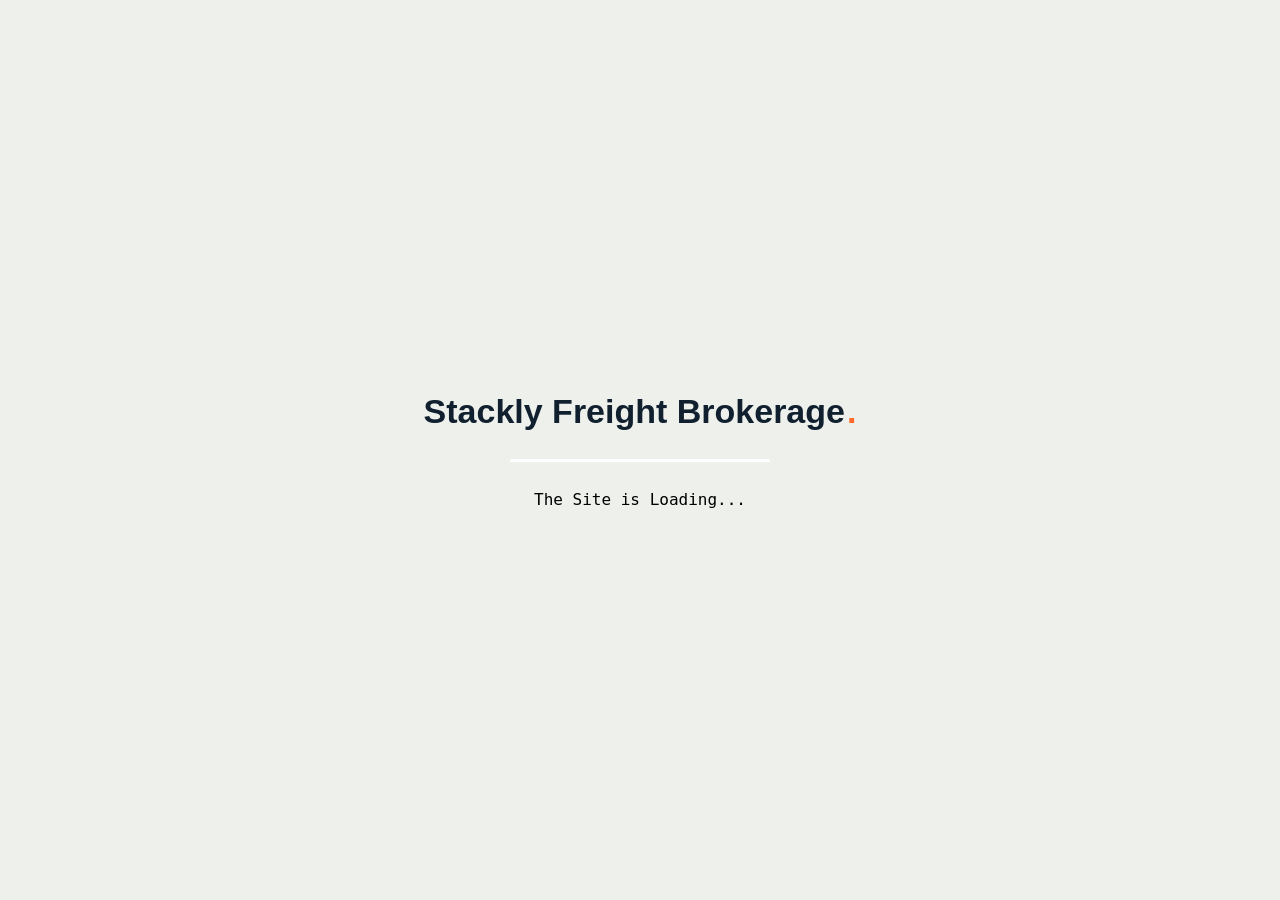
<file: index.html>
<!DOCTYPE html>
<html lang="en">
<head>
    <meta charset="UTF-8">
    <meta name="viewport" content="width=device-width, initial-scale=1.0">
    <title> Stackly Freight Brokerage </title>

    <style>
         :root{
    --ink:#10202F;
    --paper:#EEF0EC;
    --signal:#FF6A2B;
    --rust:#B8360C;
    --slate:#55606B;
    --line:#D8DAD2;
    --font-display:'Space Grotesk', sans-serif;
    --font-mono:'IBM Plex Mono', monospace;
  }
  *{
    padding: 0;
    margin: 0;
    box-sizing: border-box;
  }
  html,body{
    height: 100%;
    width: 100%;
    overflow-x: hidden;
    background-color: var(--paper);
  }

  body{
    display: flex;
    flex-direction: column;
    justify-content: center;
    align-items: center;
    gap:28px;
    min-height: 100vh;
    font-family: var(--font-mono);
    overflow: hidden;
  }

  .loader-logo{
    display: flex;
    align-items: center;
    gap: 2px;
    font-family: var(--font-display);
    font-weight: 700;
    font-size: 34px;
    color: var(--ink);
    -webkit-animation: tracking-in-contract 0.8s cubic-bezier(0.215, 0.610, 0.355, 1.000) both;
	        animation: tracking-in-contract 0.8s cubic-bezier(0.215, 0.610, 0.355, 1.000) both;
  }
    .loader-logo span{
        color:#FF6A2B;
    }
        @keyframes tracking-in-contract {
  0% {
    letter-spacing: 1em;
    opacity: 0;
  }
  40% {
    opacity: 0.6;
  }
  100% {
    letter-spacing: normal;
    opacity: 1;
  }
}
@keyframes tracking-in-contract {
  0% {
    letter-spacing: 1em;
    opacity: 0;
  }
  40% {
    opacity: 0.6;
  }
  100% {
    letter-spacing: normal;
    opacity: 1;
  }
}
.loader-track{
    width: 260px;
    height: 3px;
    border-radius: 999px;
    background-color: white;
    overflow: hidden;
}

.loader-fill{
    height: 100%;
    width: 0%;
    border-radius: 999px;
    background-color: var(--signal);
    animation: fill-progress 3.1s ease-in;
}
@keyframes  fill-progress{
    from{
        width: 0%;
    }
    to{
        width: 100%;
    }
    
}
    </style>
</head>
<body>
        <div class="loader-logo">
            Stackly Freight Brokerage <span>.</span>
        </div>

        <div class="loader-track">
            <div class="loader-fill"></div>
        </div>

        <div class="loader-caption">
             The Site is Loading...
        </div>

    <script>
        setTimeout(function(){
            window.location.href="home.html";
        },3000)
    </script>
    
</body>
</html>
</file>
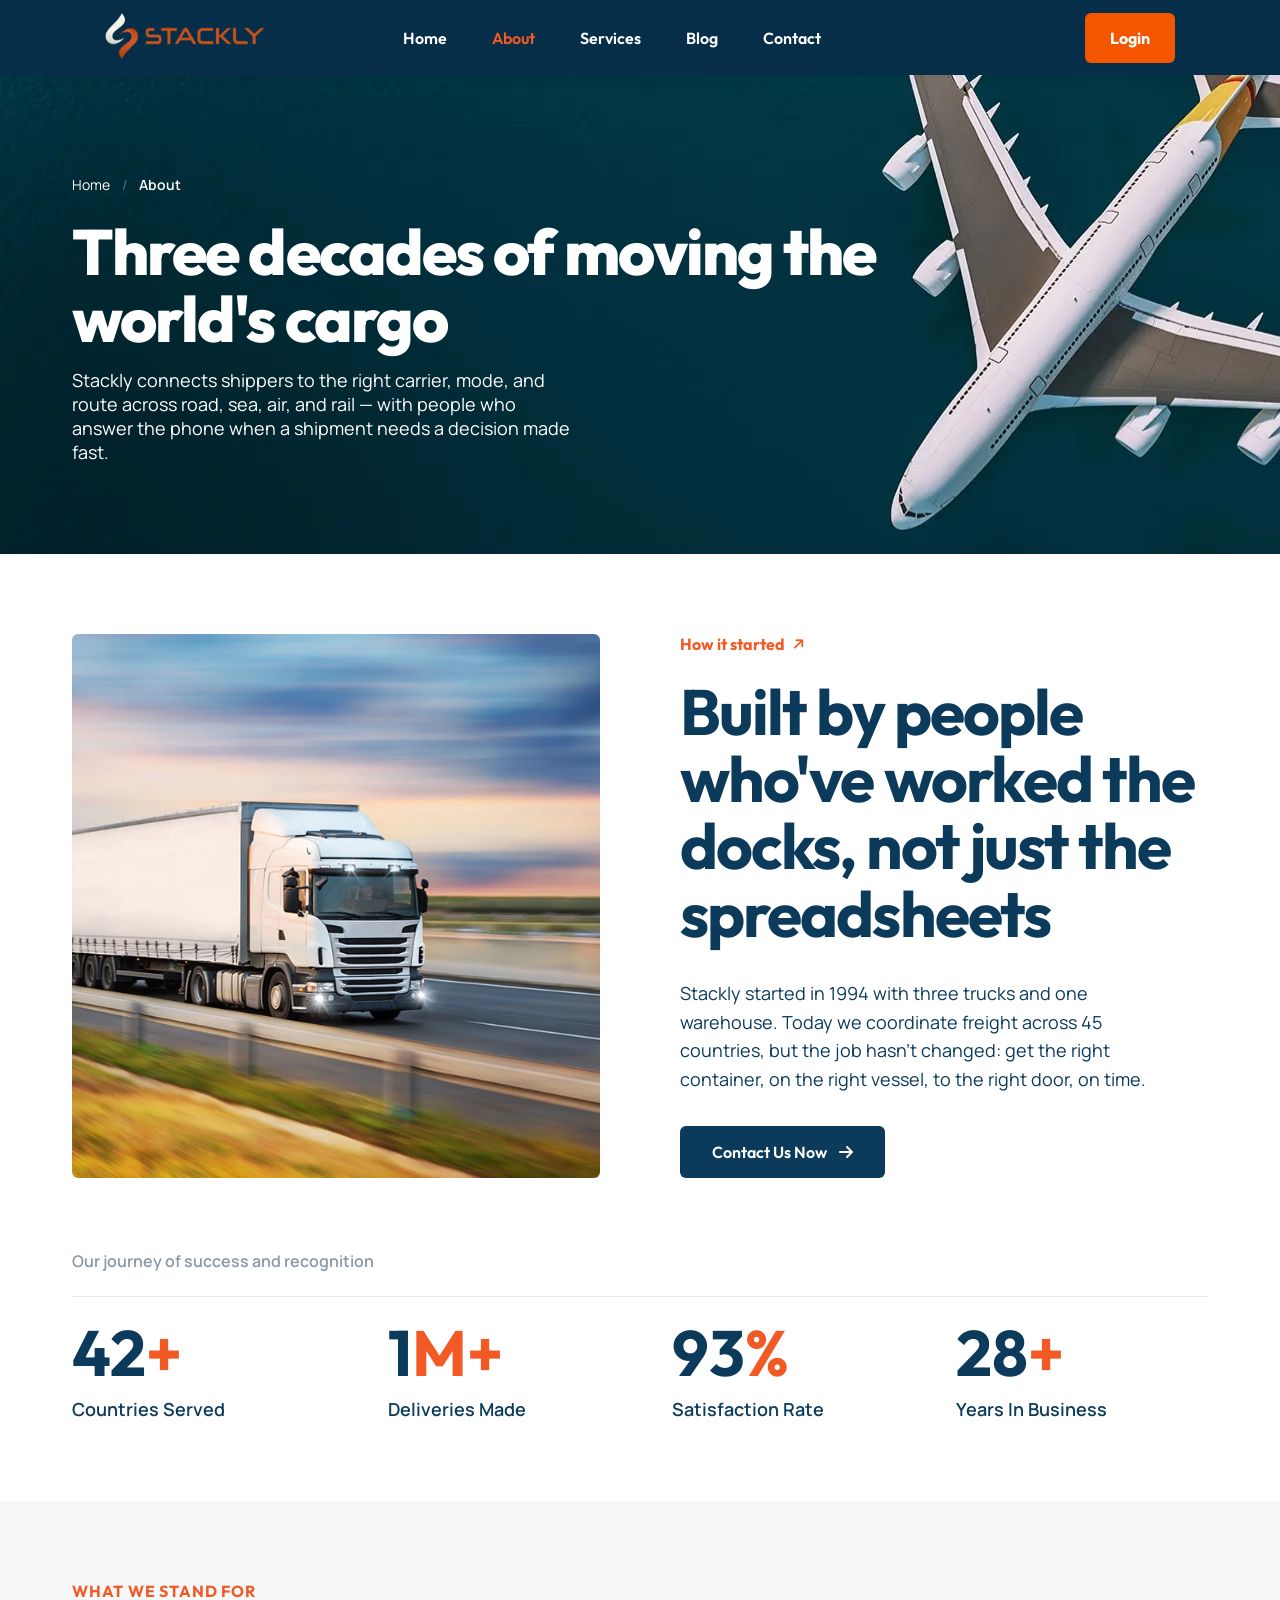
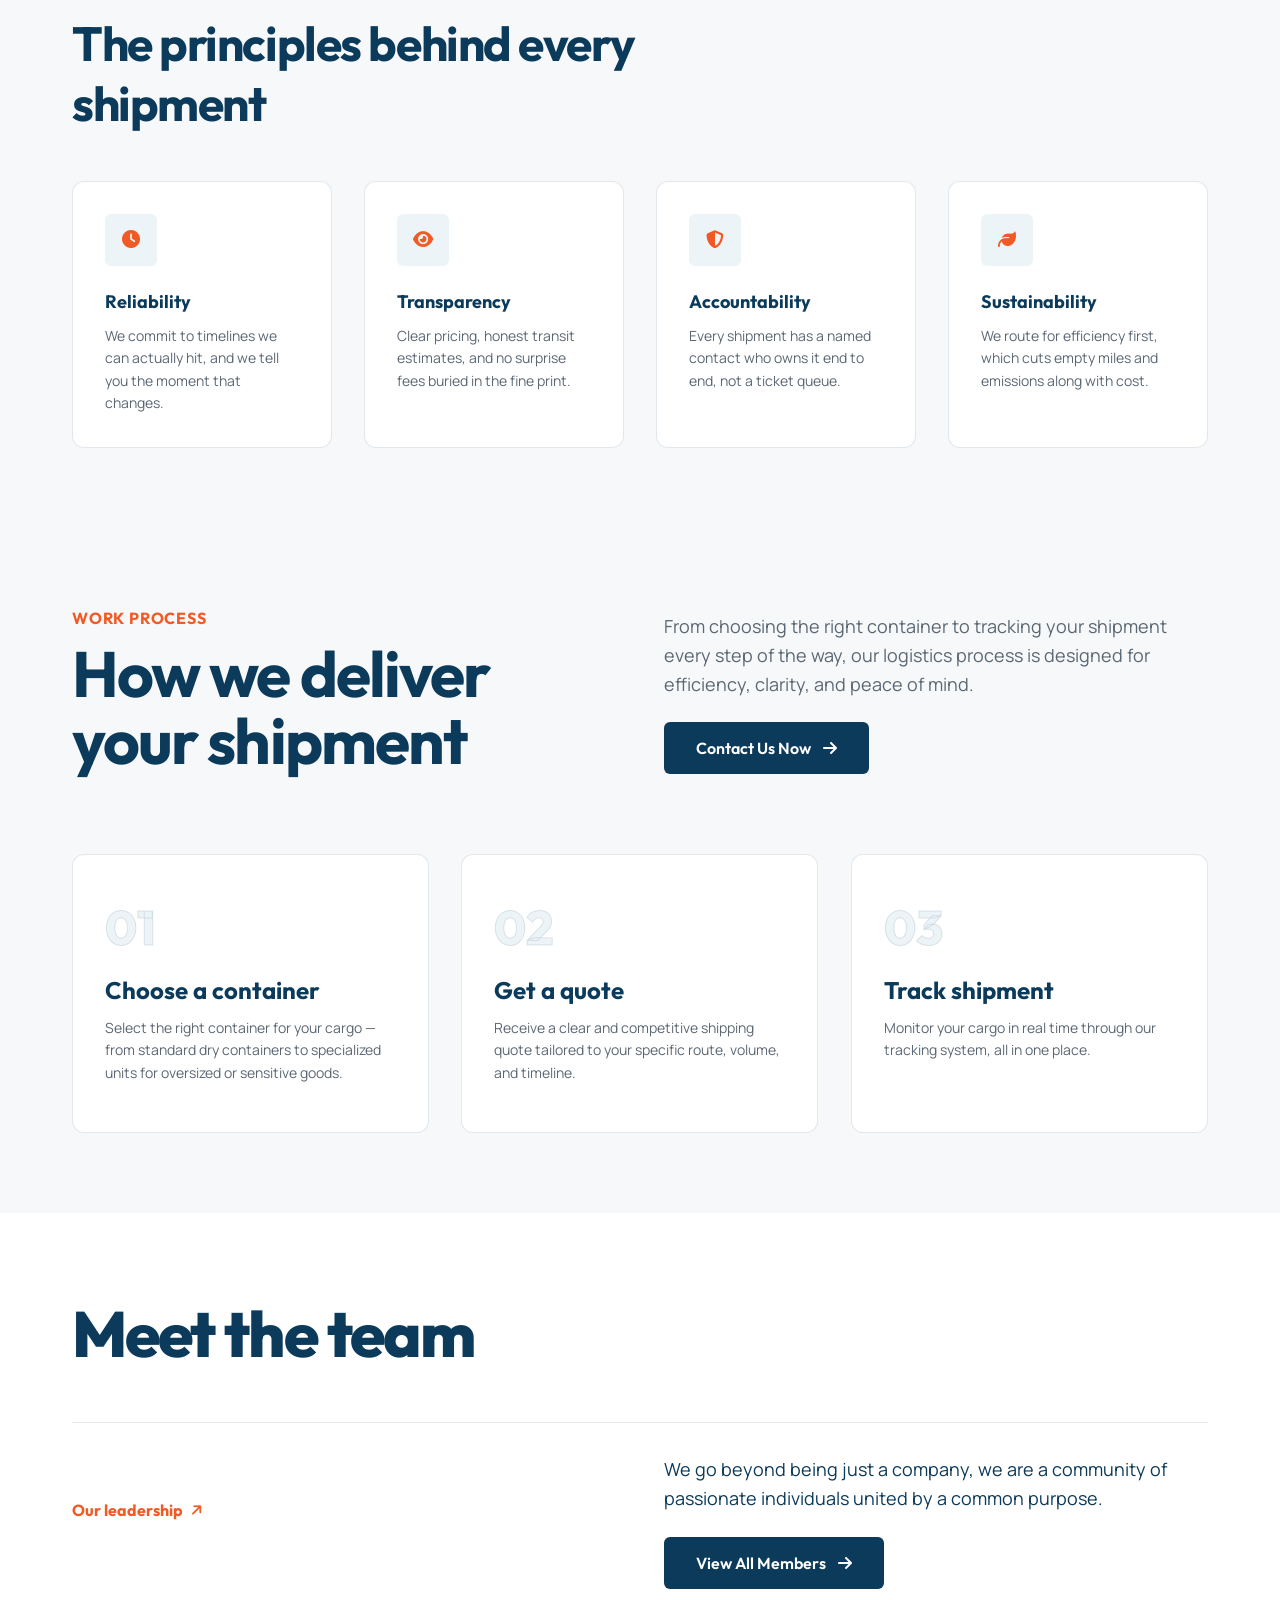
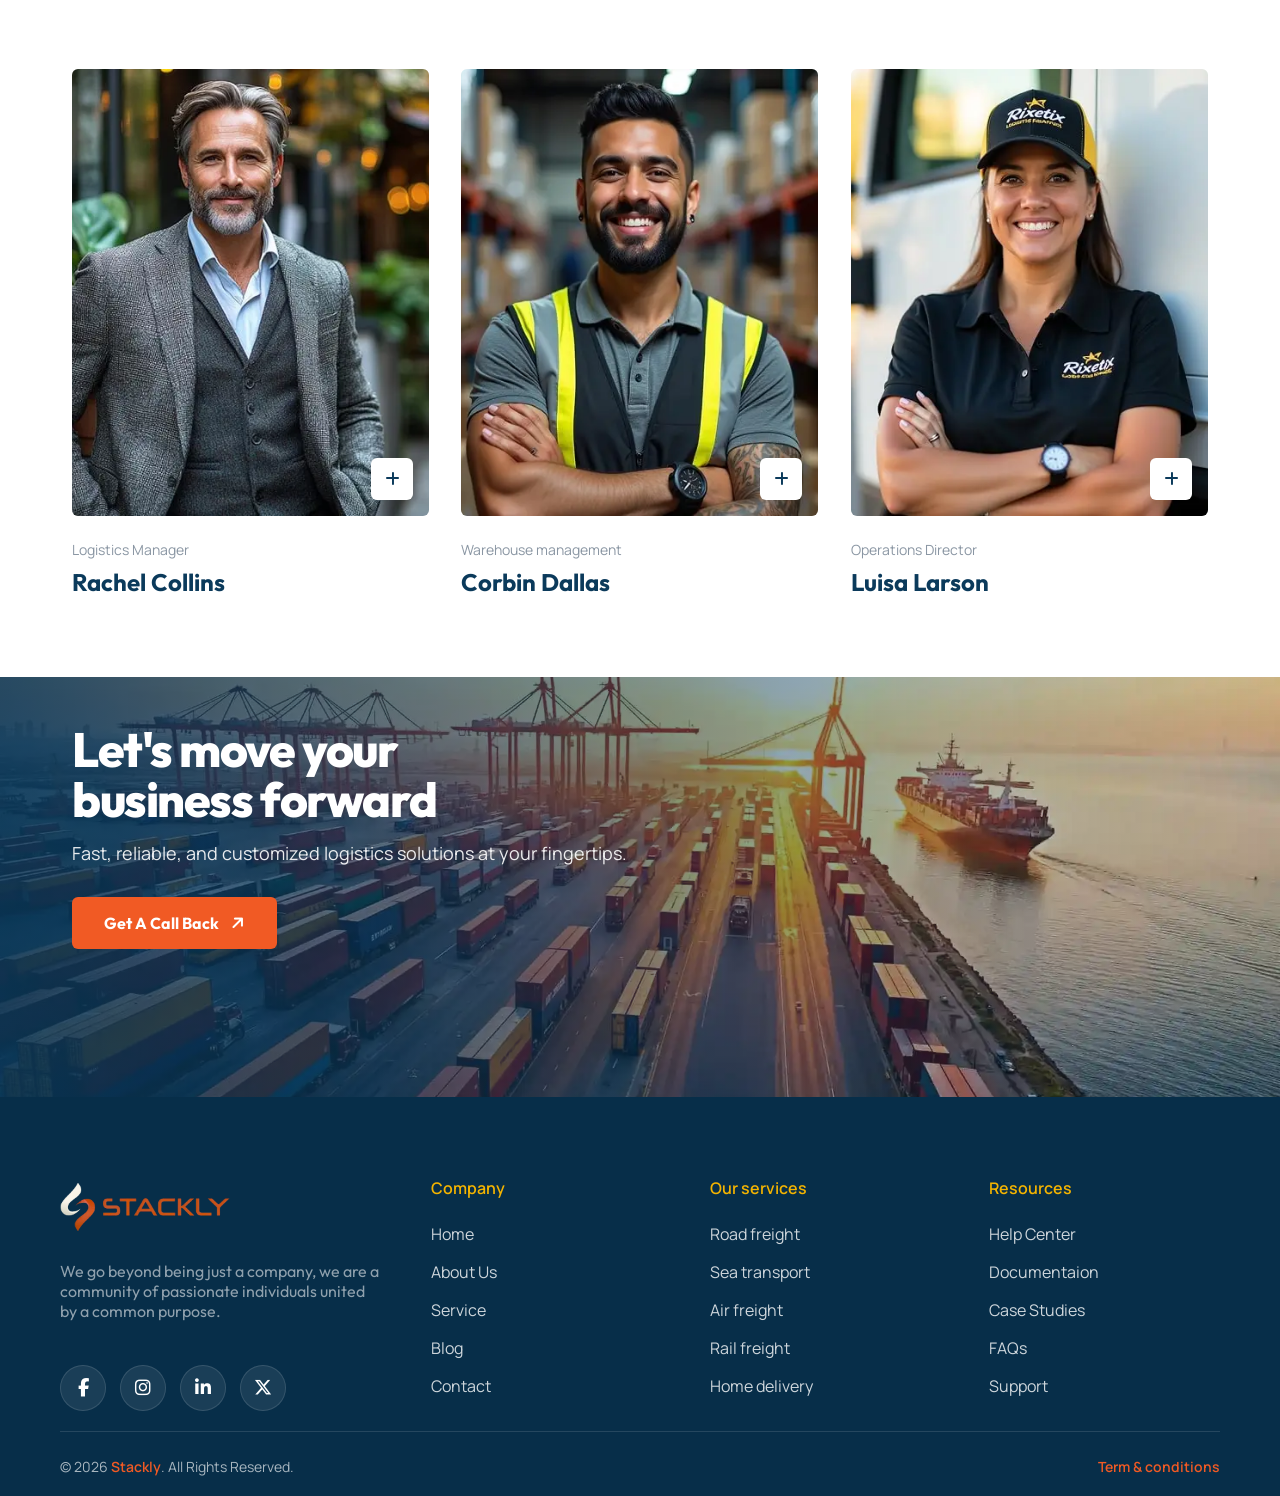
<file: about.html>
<!DOCTYPE html>
<html lang="en">

<head>
    <meta charset="UTF-8">
    <meta name="viewport" content="width=device-width, initial-scale=1.0">
    <link rel="stylesheet" href="https://cdnjs.cloudflare.com/ajax/libs/font-awesome/6.7.2/css/all.min.css">
    <link
        href="https://fonts.googleapis.com/css2?family=Outfit:wght@300;400;500;600;700;800&family=Manrope:wght@400;500;600;700;800&display=swap"
        rel="stylesheet">
    <link rel="stylesheet" href="style.css">
    <link rel="stylesheet" href="pages-extra.css">
    <title>About Us - Stackly Freight Brokerage</title>
</head>

<body>

    <header class="header">
        <div class="logo-area">
            <a href="./index.html">
                <img src="./src/logo/Untitled design-compressed (1).webp" alt="Stackly logo">
            </a>
        </div>

        <nav class="nav-links">
            <a href="./home.html">Home</a>
            <a href="./about.html" class="active">About</a>
            <a href="./service.html">Services</a>
            <a href="./blog.html">Blog</a>
            <a href="./contact.html">Contact</a>
            <a href="./login.html" class="desktop-quote-btn">
                Login
            </a>
        </nav>

        <div class="contact">
            <div class="number">
                Call us (084) 123-456 88
            </div>

            <a href="./login.html" class="quote-btn">
                Login
            </a>
        </div>
        <div class="hamburger">
            <span></span>
            <span></span>
            <span></span>
        </div>

    </header>

    <section class="page-hero about-hero" style="padding-bottom: 90px; margin-bottom:0;">
        <div class="page-hero-inner">
            <div class="breadcrumb">
                <a href="./index.html">Home</a>
                <span class="sep">/</span>
                <span class="current">About</span>
            </div>
            <h1>Three decades of moving the world's cargo</h1>
            <p class="para">Stackly connects shippers to the right carrier, mode, and route across road, sea, air, and rail — with people who answer the phone when a shipment needs a decision made fast.</p>
        </div>
    </section>

    <section class="about-stats">
        <div class="about-inner">

            <div class="about-img sk-animate sk-fade-right">
                <img src="./src/images/service_6.webp" alt="Truck at warehouse loading dock">
            </div>

            <div class="about-content sk-animate sk-fade-left">
                <a href="./contact.html" class="eyebrow-link">How it started <i class="fa-solid fa-arrow-right"></i></a>
                <h2>Built by people who've worked the docks, not just the spreadsheets</h2>
                <p class="para">Stackly started in 1994 with three trucks and one warehouse. Today we coordinate freight across 45 countries, but the job hasn't changed: get the right container, on the right vessel, to the right door, on time.</p>
                <a href="./contact.html" class="btn-primary">Contact Us Now <i class="fa-solid fa-arrow-right"></i></a>
            </div>

            <div class="stats-row sk-animate">
                <p class="stats-caption">Our journey of success and recognition</p>
                <div class="stats-grid">
                    <div class="stat-item">
                        <h3><span class="counter" data-target="45">0</span><span class="stat-suffix">+</span></h3>
                        <p>Countries Served</p>
                    </div>
                    <div class="stat-item">
                        <h3><span class="counter" data-target="2">0</span><span class="stat-unit">M</span><span
                                class="stat-suffix">+</span></h3>
                        <p>Deliveries Made</p>
                    </div>
                    <div class="stat-item">
                        <h3><span class="counter" data-target="99">0</span><span class="stat-suffix">%</span></h3>
                        <p>Satisfaction Rate</p>
                    </div>
                    <div class="stat-item">
                        <h3><span class="counter" data-target="30">0</span><span class="stat-suffix">+</span></h3>
                        <p>Years In Business</p>
                    </div>
                </div>
            </div>

        </div>
    </section>

    <section class="values">
        <div class="values-inner">
            <div class="values-head sk-animate">
                <span class="eyebrow">What we stand for</span>
                <h2>The principles behind every shipment</h2>
            </div>
            <div class="values-grid">
                <div class="value-card sk-animate">
                    <i class="fa-solid fa-clock"></i>
                    <h4>Reliability</h4>
                    <p>We commit to timelines we can actually hit, and we tell you the moment that changes.</p>
                </div>
                <div class="value-card sk-animate sk-delay-1">
                    <i class="fa-solid fa-eye"></i>
                    <h4>Transparency</h4>
                    <p>Clear pricing, honest transit estimates, and no surprise fees buried in the fine print.</p>
                </div>
                <div class="value-card sk-animate sk-delay-2">
                    <i class="fa-solid fa-shield-halved"></i>
                    <h4>Accountability</h4>
                    <p>Every shipment has a named contact who owns it end to end, not a ticket queue.</p>
                </div>
                <div class="value-card sk-animate sk-delay-3">
                    <i class="fa-solid fa-leaf"></i>
                    <h4>Sustainability</h4>
                    <p>We route for efficiency first, which cuts empty miles and emissions along with cost.</p>
                </div>
            </div>
        </div>
    </section>

    <section class="process">
        <div class="process-inner">
            <div class="process-head">
                <div class="process-head-left sk-animate sk-fade-right">
                    <p class="eyebrow">Work process</p>
                    <h2>How we deliver your shipment</h2>
                </div>
                <div class="process-head-right sk-animate sk-fade-left">
                    <p class="para">From choosing the right container to tracking your shipment every step of the way,
                        our logistics process is designed for efficiency, clarity, and peace of mind.</p>
                    <a href="./contact.html" class="btn-primary">Contact Us Now <i
                            class="fa-solid fa-arrow-right"></i></a>
                </div>
            </div>

            <div class="process-grid">
                <div class="process-step sk-animate">
                    <span class="process-num">01</span>
                    <h3>Choose a container</h3>
                    <p>Select the right container for your cargo — from standard dry containers to specialized units for
                        oversized or sensitive goods.</p>
                </div>
                <div class="process-step sk-animate sk-delay-1">
                    <span class="process-num">02</span>
                    <h3>Get a quote</h3>
                    <p>Receive a clear and competitive shipping quote tailored to your specific route, volume, and
                        timeline.</p>
                </div>
                <div class="process-step sk-animate sk-delay-2">
                    <span class="process-num">03</span>
                    <h3>Track shipment</h3>
                    <p>Monitor your cargo in real time through our tracking system, all in one place.</p>
                </div>
            </div>
        </div>
    </section>

    <section class="team">
        <div class="team-inner">

            <h2 class="team-title sk-animate">Meet the team</h2>

            <div class="team-head">
                <a href="./404.html" class="eyebrow-link">Our leadership <i class="fa-solid fa-arrow-right"></i></a>
                <div class="team-head-right">
                    <p class="para">We go beyond being just a company, we are a community of passionate individuals
                        united by a common purpose.</p>
                    <a href="./404.html" class="btn-primary">View All Members <i
                            class="fa-solid fa-arrow-right"></i></a>
                </div>
            </div>

            <div class="team-grid">
                <div class="team-card sk-animate">
                    <div class="team-img">
                        <img src="./src/images/team-1.webp" alt="Rachel Collins">
                        <button class="team-plus" aria-label="View profile"><i class="fa-solid fa-plus"></i></button>
                    </div>
                    <p class="team-role">Logistics Manager</p>
                    <h3>Rachel Collins</h3>
                </div>
                <div class="team-card sk-animate sk-delay-1">
                    <div class="team-img">
                        <img src="./src/images/team-2.webp" alt="Corbin Dallas">
                        <button class="team-plus" aria-label="View profile"><i class="fa-solid fa-plus"></i></button>
                    </div>
                    <p class="team-role">Warehouse management</p>
                    <h3>Corbin Dallas</h3>
                </div>
                <div class="team-card sk-animate sk-delay-2">
                    <div class="team-img">
                        <img src="./src/images/team-3.webp" alt="Luisa Larson">
                        <button class="team-plus" aria-label="View profile"><i class="fa-solid fa-plus"></i></button>
                    </div>
                    <p class="team-role">Operations Director</p>
                    <h3>Luisa Larson</h3>
                </div>
            </div>

        </div>
    </section>

    <section class="cta-banner">
        <div class="cta-bg">
            <img src="./src/images/h3_bg-5 (1) (1).webp" alt="Container port at sunset">
        </div>
        <div class="cta-inner sk-animate">
            <h2>Let's move your<br>business forward</h2>
            <p>Fast, reliable, and customized logistics solutions at your fingertips.</p>
            <a href="./contact.html" class="btn-cta">Get A Call Back <i class="fa-solid fa-arrow-right"></i></a>
        </div>
    </section>
 <footer class="site-footer">
        <div class="footer-inner">
 
            <div class="footer-top">
                <div class="footer-brand">
                    <a href="./index.html">
                        <img src="./src/logo/Untitled design-compressed (1).webp" alt="Stackly logo" class="footer-logo">
     
                    </a>
                    <div class="footer-rating">
                        
                       <p>We go beyond being just a company, we are a community of passionate individuals united by a common purpose.</p>
                    </div>
                   <div class="social">
    <a href="./404.html" aria-label="Facebook">
        <i class="fa-brands fa-facebook-f"></i>
    </a>

    <a href="./404.html" aria-label="Instagram">
        <i class="fa-brands fa-instagram"></i>
    </a>

    <a href="./404.html" aria-label="LinkedIn">
        <i class="fa-brands fa-linkedin-in"></i>
    </a>

    <a href="./404.html" aria-label="X">
        <i class="fa-brands fa-x-twitter"></i>
    </a>

  
</div>
                </div>
 
                <div class="footer-links">
                    <h4>Company</h4>
                    <ul>
                         <li><a href="./home.html">Home</a></li>
                         <li><a href="./about.html">About Us</a></li>
                        <li><a href="./service.html">Service</a></li>
                        <li><a href="./blog.html">Blog</a></li>
                        <li><a href="./contact.html">Contact</a></li>
                    </ul>
                </div>
 
                <div class="footer-links">
                    <h4>Our services</h4>
                    <ul>
                        <li><a href="./service.html">Road freight</a></li>
                        <li><a href="./service.html">Sea transport</a></li>
                        <li><a href="./service.html">Air freight</a></li>
                        <li><a href="./service.html">Rail freight</a></li>
                        <li><a href="./service.html">Home delivery</a></li>
                     
                    </ul>
                </div>
                <div class="footer-links">
                    <h4>Resources</h4>
                    <ul>
                        <li><a href="./404.html">Help Center</a></li>
                        <li><a href="./404.html">Documentaion</a></li>
                        <li><a href="./404.html">Case Studies</a></li>
                        <li><a href="./404.html">FAQs</a></li>
                        <li><a href="./404.html">Support</a></li>
                    </ul>
                </div>
            </div>
 
 
           
 
            <div class="footer-divider"></div>
 
            <div class="footer-bottom">
                <p>© 2026 <span class="brand-accent">Stackly</span>. All Rights Reserved.</p>
                <p><a href="./404.html" style="text-decoration: none;">
<span class="brand-accent">Term & conditions</span>
                </a> </p>
            </div>
 
        </div>
    </footer>

    <script src="./nav.js"></script>
    <script src="./counter.js"></script>
    <script>
        document.addEventListener('DOMContentLoaded', () => {
            const revealEls = document.querySelectorAll('.sk-animate');
            if (!revealEls.length) return;
            const observer = new IntersectionObserver((entries) => {
                entries.forEach(entry => {
                    if (entry.isIntersecting) {
                        entry.target.classList.add('sk-in-view');
                        observer.unobserve(entry.target);
                    }
                });
            }, { threshold: 0.15, rootMargin: '0px 0px -60px 0px' });
            revealEls.forEach(el => observer.observe(el));
        });
    </script>
</body>

</html>
</file>
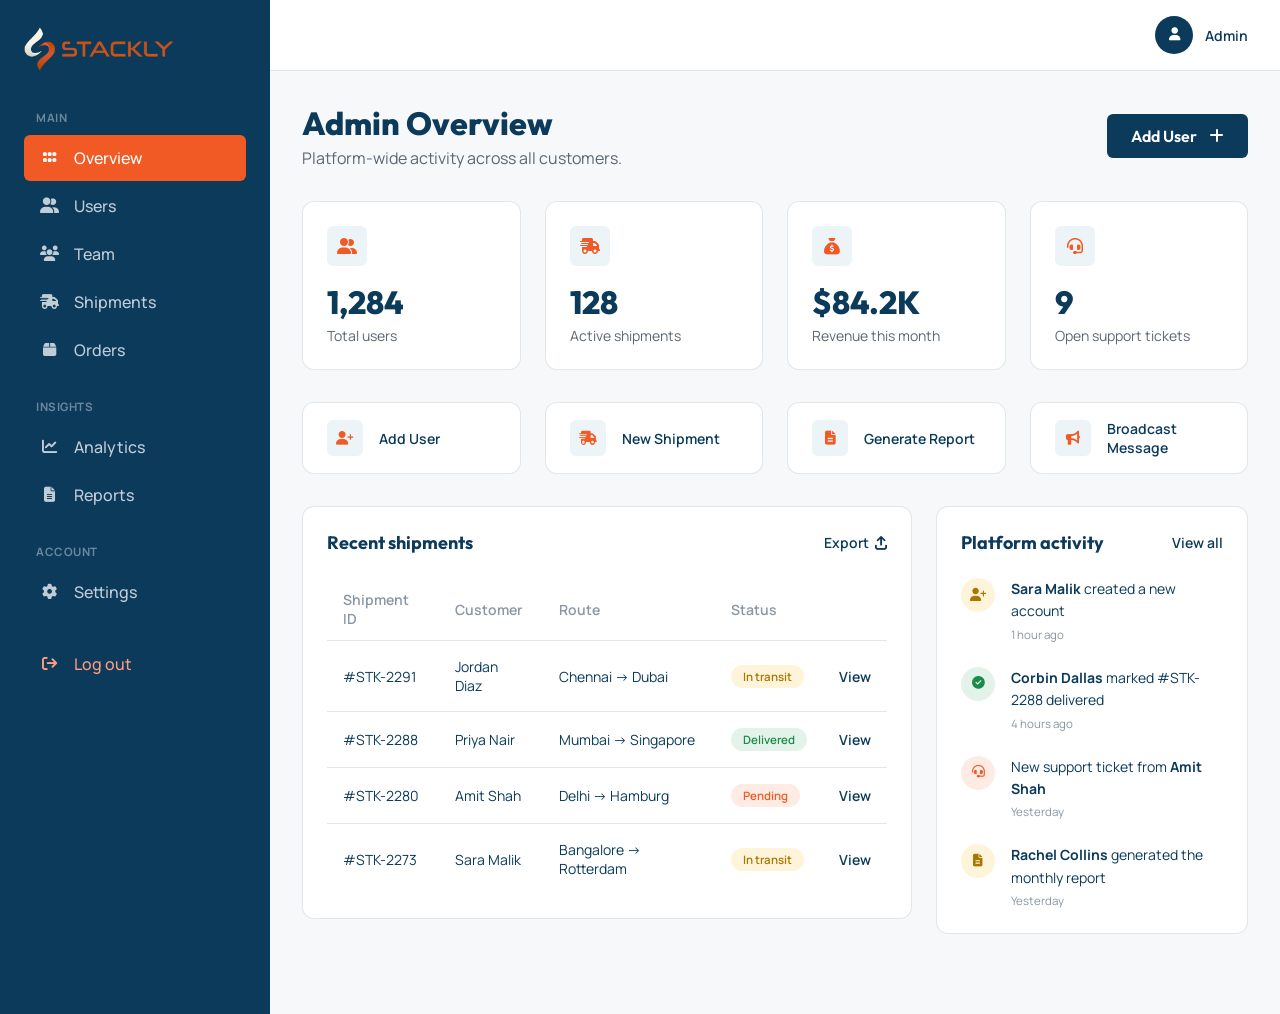
<file: admin.html>
<!DOCTYPE html>
<html lang="en">
<head>
<meta charset="UTF-8">
<meta name="viewport" content="width=device-width, initial-scale=1.0">
<link rel="stylesheet" href="https://cdnjs.cloudflare.com/ajax/libs/font-awesome/6.7.2/css/all.min.css">
<link href="https://fonts.googleapis.com/css2?family=Outfit:wght@300;400;500;600;700;800&family=Manrope:wght@400;500;600;700;800&display=swap" rel="stylesheet">
<link rel="stylesheet" href="style.css">
<link rel="stylesheet" href="dashboard.css">
<title>Admin Dashboard — Stackly</title>
</head>
<body class="dashboard-body">

<div class="dash-shell">

    <!-- ============ SIDEBAR ============ -->
    <aside class="sidebar" id="sidebar">
        <div class="sidebar-top">
            <a href="./home.html" class="sidebar-logo">
                <img src="./src/logo/Untitled design-compressed (1).webp" alt="Stackly logo">
            </a>
            <button class="sidebar-close" id="sidebarClose" aria-label="Close menu"><i class="fa-solid fa-xmark"></i></button>
        </div>


        <nav class="sidebar-nav">
            <p class="nav-label">Main</p>
            <a href="#overview" class="nav-link active" data-section="overview">
                <i class="fa-solid fa-grip"></i> Overview
            </a>
            <a href="#users" class="nav-link" data-section="users">
                <i class="fa-solid fa-user-group"></i> Users
            </a>
            <a href="#team" class="nav-link" data-section="team">
                <i class="fa-solid fa-users"></i> Team
            </a>
            <a href="#shipments" class="nav-link" data-section="shipments">
                <i class="fa-solid fa-truck-fast"></i> Shipments
            </a>
            <a href="#orders" class="nav-link" data-section="orders">
                <i class="fa-solid fa-box"></i> Orders
            </a>

            <p class="nav-label">Insights</p>
            <a href="#analytics" class="nav-link" data-section="analytics">
                <i class="fa-solid fa-chart-line"></i> Analytics
            </a>
            <a href="#reports" class="nav-link" data-section="reports">
                <i class="fa-solid fa-file-lines"></i> Reports
            </a>

            <p class="nav-label">Account</p>
            <a href="#settings" class="nav-link" data-section="settings">
                <i class="fa-solid fa-gear"></i> Settings
            </a>
            <a href="./login.html" class="nav-link nav-link-danger">
                <i class="fa-solid fa-arrow-right-from-bracket"></i> Log out
            </a>
        </nav>
    </aside>

    <div class="sidebar-overlay" id="sidebarOverlay"></div>

    <!-- ============ MAIN ============ -->
    <div class="dash-main">

        <header class="topbar">
            <button class="menu-toggle" id="menuToggle" aria-label="Open menu">
                <i class="fa-solid fa-bars"></i>
            </button>

            <div class="topbar-search">
               Admin:
            </div>

            <div class="topbar-actions">
                <button class="icon-btn" id="notifBtn" aria-label="Notifications">
                    <i class="fa-solid fa-bell"></i>
                    <span class="notif-dot"></span>
                </button>
                <div class="topbar-user">
                    <div class="topbar-avatar"><i class="fa-solid fa-user"></i></div>
                    <div class="topbar-user-text">
                        <p class="topbar-user-name">Admin</p>
                        <p class="topbar-user-email"><span id="userEmail"></span></p>
                    </div>
                    <i class="fa-solid fa-chevron-down"></i>
                </div>
            </div>
        </header>

        <!-- ============ OVERVIEW ============ -->
        <section class="dash-section active" id="overview">
            <div class="section-head">
                <div>
                    <h1>Admin Overview</h1>
                    <p class="section-sub">Platform-wide activity across all customers.</p>
                </div>
                <a href="./404.html" class="btn-primary">Add User <i class="fa-solid fa-plus"></i></a>
            </div>

            <div class="kpi-grid">
                <div class="kpi-card">
                    <span class="kpi-icon"><i class="fa-solid fa-user-group"></i></span>
                    <h3>1,284</h3>
                    <p>Total users</p>
                </div>
                <div class="kpi-card">
                    <span class="kpi-icon"><i class="fa-solid fa-truck-fast"></i></span>
                    <h3>128</h3>
                    <p>Active shipments</p>
                </div>
                <div class="kpi-card">
                    <span class="kpi-icon"><i class="fa-solid fa-sack-dollar"></i></span>
                    <h3>$84.2K</h3>
                    <p>Revenue this month</p>
                </div>
                <div class="kpi-card">
                    <span class="kpi-icon"><i class="fa-solid fa-headset"></i></span>
                    <h3>9</h3>
                    <p>Open support tickets</p>
                </div>
            </div>

            <div class="quick-actions">
                <a href="./404.html" class="quick-action">
                    <span class="quick-action-icon"><i class="fa-solid fa-user-plus"></i></span>
                    Add User
                </a>
                <a href="./404.html" class="quick-action">
                    <span class="quick-action-icon"><i class="fa-solid fa-truck-fast"></i></span>
                    New Shipment
                </a>
                <a href="./404.html" class="quick-action">
                    <span class="quick-action-icon"><i class="fa-solid fa-file-lines"></i></span>
                    Generate Report
                </a>
                <a href="./404.html" class="quick-action">
                    <span class="quick-action-icon"><i class="fa-solid fa-bullhorn"></i></span>
                    Broadcast Message
                </a>
            </div>

            <div class="content-grid">
                <div class="panel">
                    <div class="panel-head">
                        <h2>Recent shipments</h2>
                        <a href="./404.html" class="link-read">Export <i class="fa-solid fa-arrow-up-from-bracket"></i></a>
                    </div>
                    <div class="table-wrap">
                        <table>
                            <thead>
                                <tr><th>Shipment ID</th><th>Customer</th><th>Route</th><th>Status</th><th></th></tr>
                            </thead>
                            <tbody>
                                <tr>
                                    <td>#STK-2291</td><td>Jordan Diaz</td><td>Chennai → Dubai</td>
                                    <td><span class="status status-transit">In transit</span></td>
                                    <td><a href="./404.html" class="link-read">View</a></td>
                                </tr>
                                <tr>
                                    <td>#STK-2288</td><td>Priya Nair</td><td>Mumbai → Singapore</td>
                                    <td><span class="status status-delivered">Delivered</span></td>
                                    <td><a href="./404.html" class="link-read">View</a></td>
                                </tr>
                                <tr>
                                    <td>#STK-2280</td><td>Amit Shah</td><td>Delhi → Hamburg</td>
                                    <td><span class="status status-pending">Pending</span></td>
                                    <td><a href="./404.html" class="link-read">View</a></td>
                                </tr>
                                <tr>
                                    <td>#STK-2273</td><td>Sara Malik</td><td>Bangalore → Rotterdam</td>
                                    <td><span class="status status-transit">In transit</span></td>
                                    <td><a href="./404.html" class="link-read">View</a></td>
                                </tr>
                            </tbody>
                        </table>
                    </div>
                </div>

                <div class="panel">
                    <div class="panel-head">
                        <h2>Platform activity</h2>
                        <a href="./404.html" class="link-read">View all</a>
                    </div>
                    <ul class="activity-feed">
                        <li class="activity-item">
                            <span class="activity-icon activity-icon-transit"><i class="fa-solid fa-user-plus"></i></span>
                            <div>
                                <p><strong>Sara Malik</strong> created a new account</p>
                                <span class="activity-time">1 hour ago</span>
                            </div>
                        </li>
                        <li class="activity-item">
                            <span class="activity-icon activity-icon-delivered"><i class="fa-solid fa-circle-check"></i></span>
                            <div>
                                <p><strong>Corbin Dallas</strong> marked #STK-2288 delivered</p>
                                <span class="activity-time">4 hours ago</span>
                            </div>
                        </li>
                        <li class="activity-item">
                            <span class="activity-icon activity-icon-pending"><i class="fa-solid fa-headset"></i></span>
                            <div>
                                <p>New support ticket from <strong>Amit Shah</strong></p>
                                <span class="activity-time">Yesterday</span>
                            </div>
                        </li>
                        <li class="activity-item">
                            <span class="activity-icon activity-icon-transit"><i class="fa-solid fa-file-lines"></i></span>
                            <div>
                                <p><strong>Rachel Collins</strong> generated the monthly report</p>
                                <span class="activity-time">Yesterday</span>
                            </div>
                        </li>
                    </ul>
                </div>
            </div>
        </section>

        <!-- ============ USERS ============ -->
        <section class="dash-section" id="users">
            <div class="section-head">
                <div>
                    <h1>Users</h1>
                    <p class="section-sub">Every customer and staff account on the platform.</p>
                </div>
                <a href="./404.html" class="btn-primary">Add User <i class="fa-solid fa-plus"></i></a>
            </div>

            <div class="kpi-grid kpi-grid-3">
                <div class="kpi-card">
                    <span class="kpi-icon"><i class="fa-solid fa-user-group"></i></span>
                    <h3>1,284</h3>
                    <p>Total users</p>
                </div>
                <div class="kpi-card">
                    <span class="kpi-icon"><i class="fa-solid fa-user-check"></i></span>
                    <h3>1,251</h3>
                    <p>Active accounts</p>
                </div>
                <div class="kpi-card">
                    <span class="kpi-icon"><i class="fa-solid fa-user-slash"></i></span>
                    <h3>33</h3>
                    <p>Suspended</p>
                </div>
            </div>

            <div class="filter-tabs">
                <button class="filter-tab active">All</button>
                <button class="filter-tab">Admins</button>
                <button class="filter-tab">Customers</button>
                <button class="filter-tab">Suspended</button>
            </div>

            <div class="panel">
                <div class="table-wrap">
                    <table>
                        <thead>
                            <tr><th>Name</th><th>Email</th><th>Role</th><th>Status</th><th></th></tr>
                        </thead>
                        <tbody>
                            <tr>
                                <td>Jordan Diaz</td><td>jordan.diaz@client.com</td>
                                <td><span class="role-badge role-customer">Customer</span></td>
                                <td><span class="status status-delivered">Active</span></td>
                                <td><a href="./404.html" class="link-read">Manage</a></td>
                            </tr>
                            <tr>
                                <td>Priya Nair</td><td>priya.nair@client.com</td>
                                <td><span class="role-badge role-customer">Customer</span></td>
                                <td><span class="status status-delivered">Active</span></td>
                                <td><a href="./404.html" class="link-read">Manage</a></td>
                            </tr>
                            <tr>
                                <td>Rachel Collins</td><td>rachel.collins@stackly.com</td>
                                <td><span class="role-badge role-admin">Admin</span></td>
                                <td><span class="status status-delivered">Active</span></td>
                                <td><a href="./404.html" class="link-read">Manage</a></td>
                            </tr>
                            <tr>
                                <td>Amit Shah</td><td>amit.shah@client.com</td>
                                <td><span class="role-badge role-customer">Customer</span></td>
                                <td><span class="status status-pending">Suspended</span></td>
                                <td><a href="./404.html" class="link-read">Manage</a></td>
                            </tr>
                        </tbody>
                    </table>
                </div>
            </div>
        </section>

        <!-- ============ TEAM ============ -->
        <section class="dash-section" id="team">
            <div class="section-head">
                <div>
                    <h1>Team</h1>
                    <p class="section-sub">Manage staff roles and access.</p>
                </div>
                <a href="./404.html" class="btn-primary">Add Member <i class="fa-solid fa-plus"></i></a>
            </div>

            <div class="kpi-grid kpi-grid-3">
                <div class="kpi-card">
                    <span class="kpi-icon"><i class="fa-solid fa-users"></i></span>
                    <h3>36</h3>
                    <p>Total team members</p>
                </div>
                <div class="kpi-card">
                    <span class="kpi-icon"><i class="fa-solid fa-sitemap"></i></span>
                    <h3>5</h3>
                    <p>Departments</p>
                </div>
                <div class="kpi-card">
                    <span class="kpi-icon"><i class="fa-solid fa-user-clock"></i></span>
                    <h3>3</h3>
                    <p>Open roles</p>
                </div>
            </div>

            <div class="filter-tabs">
                <button class="filter-tab active">All</button>
                <button class="filter-tab">Logistics</button>
                <button class="filter-tab">Warehouse</button>
                <button class="filter-tab">Operations</button>
                <button class="filter-tab">Support</button>
            </div>

            <div class="team-dash-grid">
                <div class="team-dash-card">
                    <div class="team-dash-avatar">RC</div>
                    <h3>Rachel Collins</h3>
                    <p>Fleet Coordinator</p>
                    <a href="./404.html" class="link-read">View profile</a>
                </div>
                <div class="team-dash-card">
                    <div class="team-dash-avatar">CD</div>
                    <h3>Corbin Dallas</h3>
                    <p>Warehouse Management</p>
                    <a href="./404.html" class="link-read">View profile</a>
                </div>
                <div class="team-dash-card">
                    <div class="team-dash-avatar">DF</div>
                    <h3>Debor Fox</h3>
                    <p>Director of Transportation</p>
                    <a href="./404.html" class="link-read">View profile</a>
                </div>
                <div class="team-dash-card">
                    <div class="team-dash-avatar">LL</div>
                    <h3>Luisa Larson</h3>
                    <p>Operations Director</p>
                    <a href="./404.html" class="link-read">View profile</a>
                </div>
                <div class="team-dash-card">
                    <div class="team-dash-avatar">PH</div>
                    <h3>Patrick Henderson</h3>
                    <p>Shipping Lead</p>
                    <a href="./404.html" class="link-read">View profile</a>
                </div>
                <div class="team-dash-card">
                    <div class="team-dash-avatar">JS</div>
                    <h3>Jessy Spenser</h3>
                    <p>Commercial Director</p>
                    <a href="./404.html" class="link-read">View profile</a>
                </div>
            </div>
        </section>

        <!-- ============ SHIPMENTS ============ -->
        <section class="dash-section" id="shipments">
            <div class="section-head">
                <div>
                    <h1>Shipments</h1>
                    <p class="section-sub">Every shipment across every customer.</p>
                </div>
                <a href="./404.html" class="btn-primary">New Shipment <i class="fa-solid fa-plus"></i></a>
            </div>

            <div class="kpi-grid kpi-grid-3">
                <div class="kpi-card">
                    <span class="kpi-icon"><i class="fa-solid fa-truck-fast"></i></span>
                    <h3>52</h3>
                    <p>In transit</p>
                </div>
                <div class="kpi-card">
                    <span class="kpi-icon"><i class="fa-solid fa-clock"></i></span>
                    <h3>14</h3>
                    <p>Pending pickup</p>
                </div>
                <div class="kpi-card">
                    <span class="kpi-icon"><i class="fa-solid fa-circle-check"></i></span>
                    <h3>62</h3>
                    <p>Delivered this month</p>
                </div>
            </div>

            <div class="panel">
                <div class="panel-head">
                    <h2>All shipments</h2>
                    <a href="./404.html" class="link-read">Filter <i class="fa-solid fa-sliders"></i></a>
                </div>
                <div class="table-wrap">
                    <table>
                        <thead>
                            <tr><th>Shipment ID</th><th>Customer</th><th>Route</th><th>Freight type</th><th>Status</th><th>ETA</th><th></th></tr>
                        </thead>
                        <tbody>
                            <tr>
                                <td>#STK-2291</td><td>Jordan Diaz</td><td>Chennai → Dubai</td><td>Sea freight</td>
                                <td><span class="status status-transit">In transit</span></td>
                                <td>Jul 12</td>
                                <td><a href="./404.html" class="link-read">View</a></td>
                            </tr>
                            <tr>
                                <td>#STK-2288</td><td>Priya Nair</td><td>Mumbai → Singapore</td><td>Air freight</td>
                                <td><span class="status status-delivered">Delivered</span></td>
                                <td>Jul 08</td>
                                <td><a href="./404.html" class="link-read">View</a></td>
                            </tr>
                            <tr>
                                <td>#STK-2280</td><td>Amit Shah</td><td>Delhi → Hamburg</td><td>Rail freight</td>
                                <td><span class="status status-pending">Pending</span></td>
                                <td>Jul 15</td>
                                <td><a href="./404.html" class="link-read">View</a></td>
                            </tr>
                            <tr>
                                <td>#STK-2273</td><td>Sara Malik</td><td>Bangalore → Rotterdam</td><td>Sea freight</td>
                                <td><span class="status status-transit">In transit</span></td>
                                <td>Jul 18</td>
                                <td><a href="./404.html" class="link-read">View</a></td>
                            </tr>
                            <tr>
                                <td>#STK-2266</td><td>Neha Verma</td><td>Coimbatore → New York</td><td>Air freight</td>
                                <td><span class="status status-delivered">Delivered</span></td>
                                <td>Jul 04</td>
                                <td><a href="./404.html" class="link-read">View</a></td>
                            </tr>
                        </tbody>
                    </table>
                </div>
            </div>
        </section>

        <!-- ============ ORDERS ============ -->
        <section class="dash-section" id="orders">
            <div class="section-head">
                <div>
                    <h1>Orders</h1>
                    <p class="section-sub">All orders placed across the platform.</p>
                </div>
                <a href="./404.html" class="btn-primary">Add Order <i class="fa-solid fa-plus"></i></a>
            </div>
            <div class="panel">
                <div class="table-wrap">
                    <table>
                        <thead>
                            <tr><th>Order ID</th><th>Customer</th><th>Items</th><th>Total</th><th>Status</th><th></th></tr>
                        </thead>
                        <tbody>
                            <tr>
                                <td>#ORD-1192</td><td>Jordan Diaz</td><td>3 pallets</td><td>$1,240.00</td>
                                <td><span class="status status-pending">Processing</span></td>
                                <td><a href="./404.html" class="link-read">View</a></td>
                            </tr>
                            <tr>
                                <td>#ORD-1187</td><td>Priya Nair</td><td>1 container</td><td>$6,800.00</td>
                                <td><span class="status status-delivered">Fulfilled</span></td>
                                <td><a href="./404.html" class="link-read">View</a></td>
                            </tr>
                            <tr>
                                <td>#ORD-1181</td><td>Amit Shah</td><td>12 boxes</td><td>$420.00</td>
                                <td><span class="status status-delivered">Fulfilled</span></td>
                                <td><a href="./404.html" class="link-read">View</a></td>
                            </tr>
                            <tr>
                                <td>#ORD-1176</td><td>Sara Malik</td><td>2 pallets</td><td>$980.00</td>
                                <td><span class="status status-transit">Shipped</span></td>
                                <td><a href="./404.html" class="link-read">View</a></td>
                            </tr>
                        </tbody>
                    </table>
                </div>
            </div>
        </section>

        <!-- ============ ANALYTICS ============ -->
        <section class="dash-section" id="analytics">
            <div class="section-head">
                <div>
                    <h1>Analytics</h1>
                    <p class="section-sub">Platform performance across routes, teams, and revenue.</p>
                </div>
                <a href="./404.html" class="btn-primary">Export Report <i class="fa-solid fa-arrow-up-from-bracket"></i></a>
            </div>

            <div class="content-grid">
                <div class="panel">
                    <div class="panel-head">
                        <h2>Shipments per month</h2>
                        <a href="./404.html" class="link-read">Last 6 months</a>
                    </div>
                    <div class="bar-chart">
                        <div class="bar-col"><span class="bar" style="--h:52%"></span><label>Feb</label></div>
                        <div class="bar-col"><span class="bar" style="--h:68%"></span><label>Mar</label></div>
                        <div class="bar-col"><span class="bar" style="--h:45%"></span><label>Apr</label></div>
                        <div class="bar-col"><span class="bar" style="--h:80%"></span><label>May</label></div>
                        <div class="bar-col"><span class="bar" style="--h:63%"></span><label>Jun</label></div>
                        <div class="bar-col"><span class="bar bar-current" style="--h:92%"></span><label>Jul</label></div>
                    </div>
                </div>

                <div class="panel">
                    <div class="panel-head">
                        <h2>Freight type split</h2>
                    </div>
                    <ul class="legend-list">
                        <li><span class="legend-dot" style="--c:var(--primary)"></span> Sea freight <strong>42%</strong></li>
                        <li><span class="legend-dot" style="--c:var(--secondary)"></span> Air freight <strong>28%</strong></li>
                        <li><span class="legend-dot" style="--c:var(--accent)"></span> Road freight <strong>18%</strong></li>
                        <li><span class="legend-dot" style="--c:var(--text-light)"></span> Rail freight <strong>12%</strong></li>
                    </ul>
                    <div class="legend-bar">
                        <span style="--w:42%; --c:var(--primary)"></span>
                        <span style="--w:28%; --c:var(--secondary)"></span>
                        <span style="--w:18%; --c:var(--accent)"></span>
                        <span style="--w:12%; --c:var(--text-light)"></span>
                    </div>
                </div>
            </div>
        </section>

        <!-- ============ REPORTS ============ -->
        <section class="dash-section" id="reports">
            <div class="section-head">
                <div>
                    <h1>Reports</h1>
                    <p class="section-sub">Generate and download platform reports.</p>
                </div>
                <a href="./404.html" class="btn-primary">New Report <i class="fa-solid fa-plus"></i></a>
            </div>
            <div class="panel">
                <div class="panel-head">
                    <h2>Generated reports</h2>
                </div>
                <div class="table-wrap">
                    <table>
                        <thead>
                            <tr><th>Report</th><th>Type</th><th>Generated</th><th>Size</th><th></th></tr>
                        </thead>
                        <tbody>
                            <tr>
                                <td>Monthly Performance — June</td><td>Analytics</td><td>Jul 01, 2026</td><td>1.2 MB</td>
                                <td><a href="./404.html" class="link-read">Download</a></td>
                            </tr>
                            <tr>
                                <td>Revenue Summary — Q2</td><td>Finance</td><td>Jun 30, 2026</td><td>860 KB</td>
                                <td><a href="./404.html" class="link-read">Download</a></td>
                            </tr>
                            <tr>
                                <td>Shipment Delays Audit</td><td>Operations</td><td>Jun 22, 2026</td><td>640 KB</td>
                                <td><a href="./404.html" class="link-read">Download</a></td>
                            </tr>
                            <tr>
                                <td>User Growth — May</td><td>Analytics</td><td>Jun 01, 2026</td><td>410 KB</td>
                                <td><a href="./404.html" class="link-read">Download</a></td>
                            </tr>
                        </tbody>
                    </table>
                </div>
            </div>
        </section>

        <!-- ============ SETTINGS ============ -->
        <section class="dash-section" id="settings">
            <div class="section-head">
                <div>
                    <h1>Settings</h1>
                    <p class="section-sub">Platform configuration and admin preferences.</p>
                </div>
            </div>

            <div class="content-grid">
                <div class="panel">
                    <div class="panel-head"><h2>Profile</h2></div>
                    <form class="settings-form" id="settingsForm">
                        <div class="form-grid">
                            <div class="field">
                                <label for="sName">Full name</label>
                                <input type="text" id="sName" value="Rachel Collins">
                            </div>
                            <div class="field">
                                <label for="sEmail">Email</label>
                                <input type="email" id="sEmail" value="rachel.collins@stackly.com">
                            </div>
                            <div class="field">
                                <label for="sPhone">Phone</label>
                                <input type="tel" id="sPhone" placeholder="Add phone number">
                            </div>
                            <div class="field">
                                <label for="sRole">Role</label>
                                <input type="text" id="sRole" value="Admin" disabled>
                            </div>
                        </div>
                        <button type="submit" class="btn-primary">Save changes <i class="fa-solid fa-check"></i></button>
                    </form>
                </div>

                <div class="panel">
                    <div class="panel-head"><h2>Platform preferences</h2></div>
                    <div class="toggle-row">
                        <div>
                            <p class="toggle-title">New user alerts</p>
                            <p class="toggle-sub">Email when a new account signs up</p>
                        </div>
                        <label class="switch"><input type="checkbox" checked><span class="slider"></span></label>
                    </div>
                    <div class="toggle-row">
                        <div>
                            <p class="toggle-title">Delay alerts</p>
                            <p class="toggle-sub">Notify when a shipment risks missing its ETA</p>
                        </div>
                        <label class="switch"><input type="checkbox" checked><span class="slider"></span></label>
                    </div>
                    <div class="toggle-row">
                        <div>
                            <p class="toggle-title">Weekly admin digest</p>
                            <p class="toggle-sub">Summary of users, revenue, and support load</p>
                        </div>
                        <label class="switch"><input type="checkbox" checked><span class="slider"></span></label>
                    </div>
                </div>
            </div>
        </section>

    </div>
</div>

<script src="dashboard.js"></script>
</body>
</html>
</file>
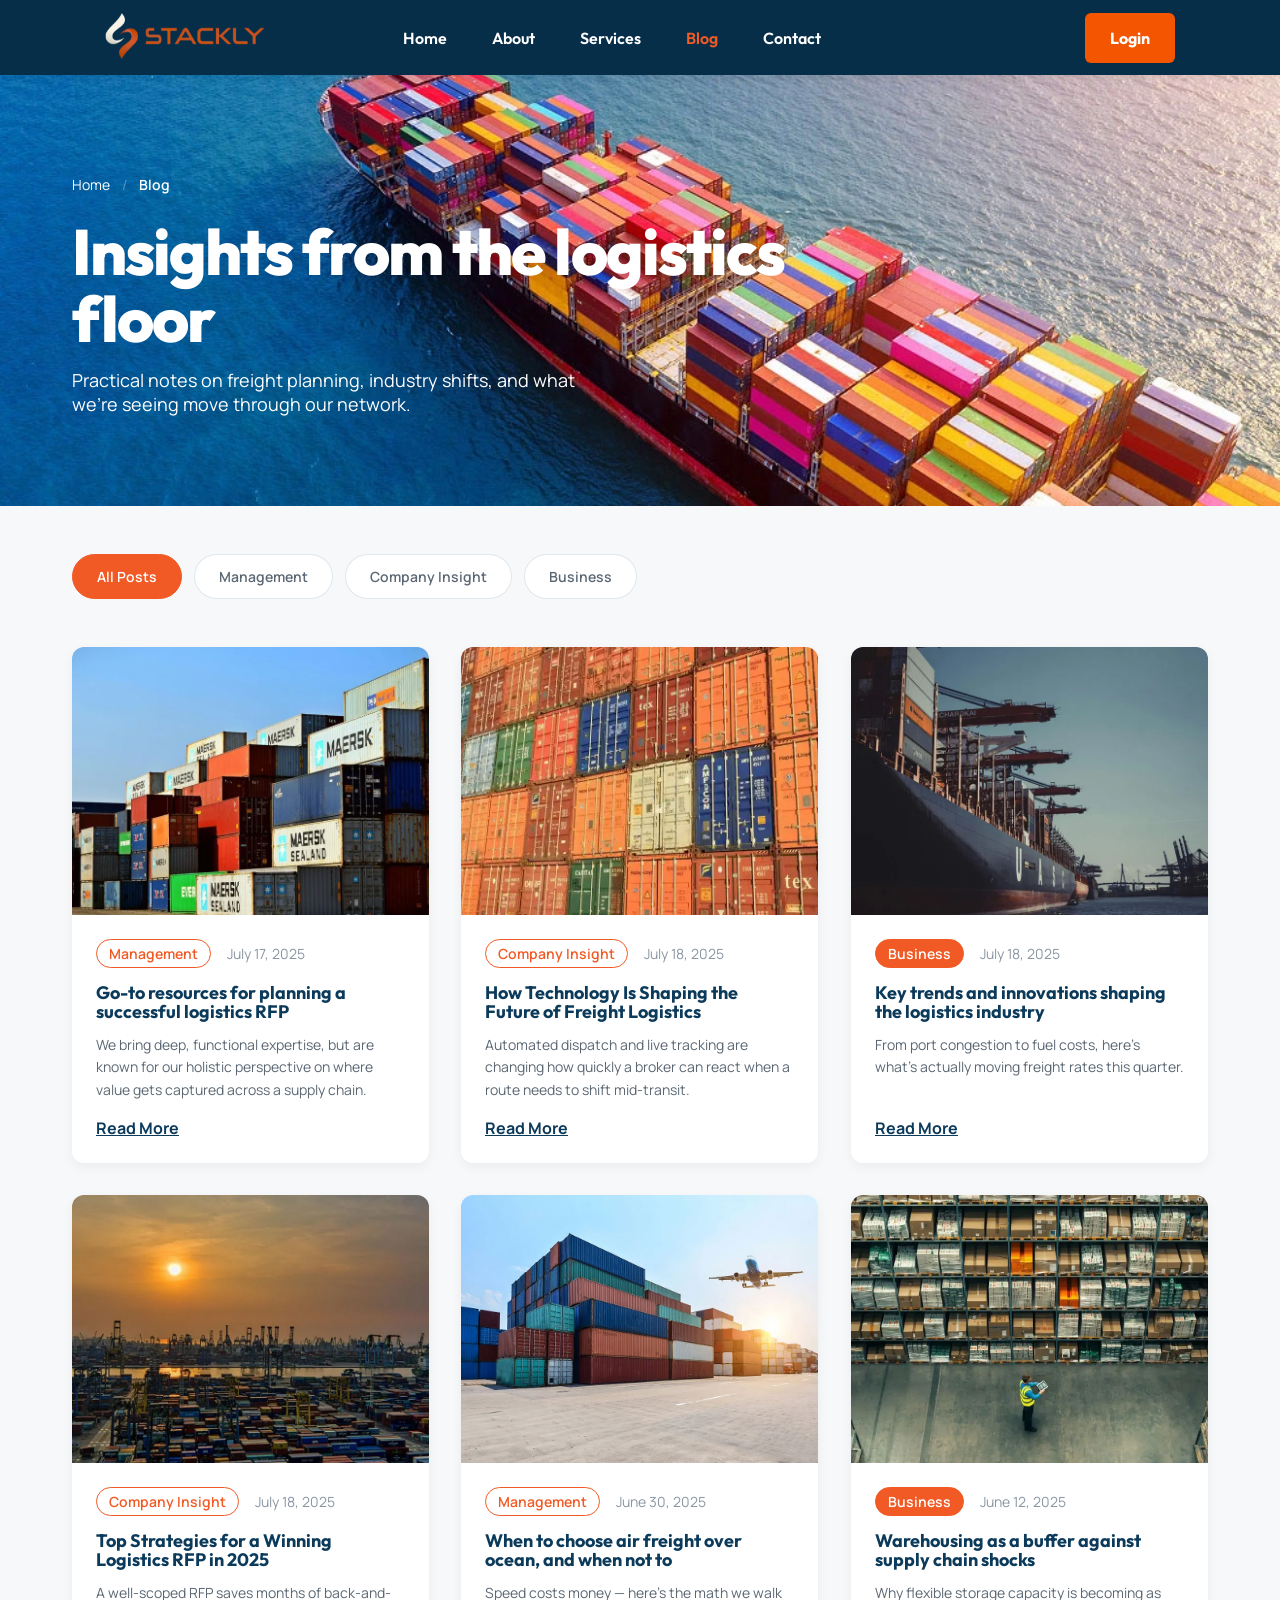
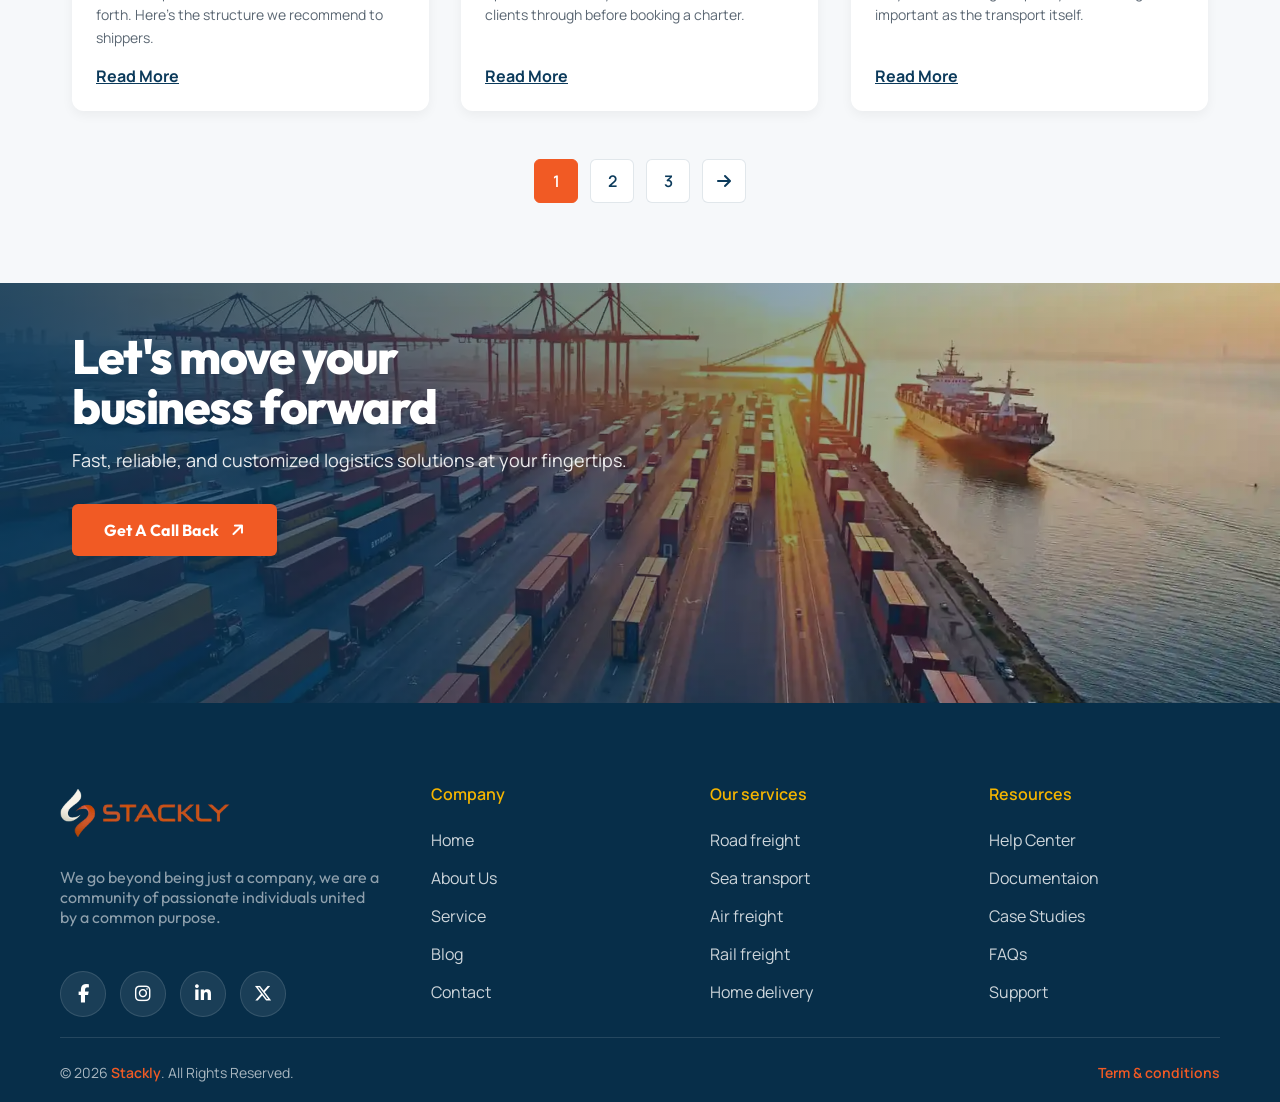
<file: blog.html>
<!DOCTYPE html>
<html lang="en">

<head>
    <meta charset="UTF-8">
    <meta name="viewport" content="width=device-width, initial-scale=1.0">
    <link rel="stylesheet" href="https://cdnjs.cloudflare.com/ajax/libs/font-awesome/6.7.2/css/all.min.css">
    <link
        href="https://fonts.googleapis.com/css2?family=Outfit:wght@300;400;500;600;700;800&family=Manrope:wght@400;500;600;700;800&display=swap"
        rel="stylesheet">
    <link rel="stylesheet" href="style.css">
    <link rel="stylesheet" href="pages-extra.css">
    <title>Blog - Stackly Freight Brokerage</title>
</head>

<body>

    <header class="header">
        <div class="logo-area">
            <a href="./index.html">
                <img src="./src/logo/Untitled design-compressed (1).webp" alt="Stackly logo">
            </a>
        </div>

        <nav class="nav-links">
            <a href="./home.html">Home</a>
            <a href="./about.html">About</a>
            <a href="./service.html">Services</a>
            <a href="./blog.html" class="active">Blog</a>
            <a href="./contact.html">Contact</a>
            <a href="./login.html" class="desktop-quote-btn">
                Login
            </a>
        </nav>

        <div class="contact">
            <div class="number">
                Call us (084) 123-456 88
            </div>

            <a href="./login.html" class="quote-btn">
                Login
            </a>
        </div>
        <div class="hamburger">
            <span></span>
            <span></span>
            <span></span>
        </div>

    </header>

    <section class="page-hero blog-hero" style="padding-bottom: 90px;">
        <div class="page-hero-inner">
            <div class="breadcrumb">
                <a href="./index.html">Home</a>
                <span class="sep">/</span>
                <span class="current">Blog</span>
            </div>
            <h1>Insights from the logistics floor</h1>
            <p class="para">Practical notes on freight planning, industry shifts, and what we're seeing move through our network.</p>
        </div>
    </section>

    <section class="blog-archive">
        <div class="blog-archive-inner">

            <div class="blog-filter sk-animate">
                <button class="active">All Posts</button>
                <button>Management</button>
                <button>Company Insight</button>
                <button>Business</button>
            </div>

            <div class="blog-archive-grid">
                <article class="blog-post-card sk-animate">
                    <div class="blog-post-img">
                        <img src="./src/images/blog_12-1024x552.webp" alt="Stacked shipping containers">
                    </div>
                    <div class="blog-post-body">
                        <div class="blog-meta">
                            <span class="blog-tag">Management</span>
                            <time>July 17, 2025</time>
                        </div>
                        <h3><a href="./blog-single.html">Go-to resources for planning a successful logistics RFP</a></h3>
                        <p>We bring deep, functional expertise, but are known for our holistic perspective on where value gets captured across a supply chain.</p>
                        <a href="./blog-single.html" class="link-read">Read More</a>
                    </div>
                </article>

                <article class="blog-post-card sk-animate sk-delay-1">
                    <div class="blog-post-img">
                        <img src="./src/images/blog_11-1024x552 (1) (1).webp" alt="Aerial view of shipping containers">
                    </div>
                    <div class="blog-post-body">
                        <div class="blog-meta">
                            <span class="blog-tag">Company Insight</span>
                            <time>July 18, 2025</time>
                        </div>
                        <h3><a href="./blog-single.html">How Technology Is Shaping the Future of Freight Logistics</a></h3>
                        <p>Automated dispatch and live tracking are changing how quickly a broker can react when a route needs to shift mid-transit.</p>
                        <a href="./blog-single.html" class="link-read">Read More</a>
                    </div>
                </article>

                <article class="blog-post-card sk-animate sk-delay-2">
                    <div class="blog-post-img">
                        <img src="./src/images/blog_10-1024x552.webp" alt="Port crane loading a container ship">
                    </div>
                    <div class="blog-post-body">
                        <div class="blog-meta">
                            <span class="blog-tag blog-tag-alt">Business</span>
                            <time>July 18, 2025</time>
                        </div>
                        <h3><a href="./blog-single.html">Key trends and innovations shaping the logistics industry</a></h3>
                        <p>From port congestion to fuel costs, here's what's actually moving freight rates this quarter.</p>
                        <a href="./blog-single.html" class="link-read">Read More</a>
                    </div>
                </article>

                <article class="blog-post-card sk-animate">
                    <div class="blog-post-img">
                        <img src="./src/images/blog_9-1024x552.webp" alt="Shipping port at sunset">
                    </div>
                    <div class="blog-post-body">
                        <div class="blog-meta">
                            <span class="blog-tag">Company Insight</span>
                            <time>July 18, 2025</time>
                        </div>
                        <h3><a href="./blog-single.html">Top Strategies for a Winning Logistics RFP in 2025</a></h3>
                        <p>A well-scoped RFP saves months of back-and-forth. Here's the structure we recommend to shippers.</p>
                        <a href="./blog-single.html" class="link-read">Read More</a>
                    </div>
                </article>

                <article class="blog-post-card sk-animate sk-delay-1">
                    <div class="blog-post-img">
                        <img src="./src/images/service_4.webp" alt="Air freight loading">
                    </div>
                    <div class="blog-post-body">
                        <div class="blog-meta">
                            <span class="blog-tag">Management</span>
                            <time>June 30, 2025</time>
                        </div>
                        <h3><a href="./blog-single.html">When to choose air freight over ocean, and when not to</a></h3>
                        <p>Speed costs money — here's the math we walk clients through before booking a charter.</p>
                        <a href="./blog-single.html" class="link-read">Read More</a>
                    </div>
                </article>

                <article class="blog-post-card sk-animate sk-delay-2">
                    <div class="blog-post-img">
                        <img src="./src/images/service_1 (1).webp" alt="Warehouse inventory shelves">
                    </div>
                    <div class="blog-post-body">
                        <div class="blog-meta">
                            <span class="blog-tag blog-tag-alt">Business</span>
                            <time>June 12, 2025</time>
                        </div>
                        <h3><a href="./blog-single.html">Warehousing as a buffer against supply chain shocks</a></h3>
                        <p>Why flexible storage capacity is becoming as important as the transport itself.</p>
                        <a href="./blog-single.html" class="link-read">Read More</a>
                    </div>
                </article>
            </div>

            <div class="pagination">
                <a href="./404.html" class="active">1</a>
                <a href="./404.html">2</a>
                <a href="./404.html">3</a>
                <a href="./404.html"><i class="fa-solid fa-arrow-right"></i></a>
            </div>

        </div>
    </section>

    <section class="cta-banner">
        <div class="cta-bg">
            <img src="./src/images/h3_bg-5 (1) (1).webp" alt="Container port at sunset">
        </div>
        <div class="cta-inner sk-animate">
            <h2>Let's move your<br>business forward</h2>
            <p>Fast, reliable, and customized logistics solutions at your fingertips.</p>
            <a href="./contact.html" class="btn-cta">Get A Call Back <i class="fa-solid fa-arrow-right"></i></a>
        </div>
    </section>
 <footer class="site-footer">
        <div class="footer-inner">
 
            <div class="footer-top">
                <div class="footer-brand">
                    <a href="./index.html">
                        <img src="./src/logo/Untitled design-compressed (1).webp" alt="Stackly logo" class="footer-logo">
     
                    </a>
                    <div class="footer-rating">
                        
                       <p>We go beyond being just a company, we are a community of passionate individuals united by a common purpose.</p>
                    </div>
                   <div class="social">
    <a href="./404.html" aria-label="Facebook">
        <i class="fa-brands fa-facebook-f"></i>
    </a>

    <a href="./404.html" aria-label="Instagram">
        <i class="fa-brands fa-instagram"></i>
    </a>

    <a href="./404.html" aria-label="LinkedIn">
        <i class="fa-brands fa-linkedin-in"></i>
    </a>

    <a href="./404.html" aria-label="X">
        <i class="fa-brands fa-x-twitter"></i>
    </a>

  
</div>
                </div>
 
                <div class="footer-links">
                    <h4>Company</h4>
                    <ul>
                         <li><a href="./home.html">Home</a></li>
                         <li><a href="./about.html">About Us</a></li>
                        <li><a href="./service.html">Service</a></li>
                        <li><a href="./blog.html">Blog</a></li>
                        <li><a href="./contact.html">Contact</a></li>
                    </ul>
                </div>
 
                <div class="footer-links">
                    <h4>Our services</h4>
                    <ul>
                        <li><a href="./service.html">Road freight</a></li>
                        <li><a href="./service.html">Sea transport</a></li>
                        <li><a href="./service.html">Air freight</a></li>
                        <li><a href="./service.html">Rail freight</a></li>
                        <li><a href="./service.html">Home delivery</a></li>
                     
                    </ul>
                </div>
                <div class="footer-links">
                    <h4>Resources</h4>
                    <ul>
                        <li><a href="./404.html">Help Center</a></li>
                        <li><a href="./404.html">Documentaion</a></li>
                        <li><a href="./404.html">Case Studies</a></li>
                        <li><a href="./404.html">FAQs</a></li>
                        <li><a href="./404.html">Support</a></li>
                    </ul>
                </div>
            </div>
 
 
           
 
            <div class="footer-divider"></div>
 
            <div class="footer-bottom">
                <p>© 2026 <span class="brand-accent">Stackly</span>. All Rights Reserved.</p>
                <p><a href="./404.html" style="text-decoration: none;">
<span class="brand-accent">Term & conditions</span>
                </a> </p>
            </div>
 
        </div>
    </footer>

    <script src="./nav.js"></script>
    <script>
        document.addEventListener('DOMContentLoaded', () => {
            const revealEls = document.querySelectorAll('.sk-animate');
            if (revealEls.length) {
                const observer = new IntersectionObserver((entries) => {
                    entries.forEach(entry => {
                        if (entry.isIntersecting) {
                            entry.target.classList.add('sk-in-view');
                            observer.unobserve(entry.target);
                        }
                    });
                }, { threshold: 0.15, rootMargin: '0px 0px -60px 0px' });
                revealEls.forEach(el => observer.observe(el));
            }

            // Simple client-side category filter
            const buttons = document.querySelectorAll('.blog-filter button');
            const cards = document.querySelectorAll('.blog-post-card');
            buttons.forEach(btn => {
                btn.addEventListener('click', () => {
                    buttons.forEach(b => b.classList.remove('active'));
                    btn.classList.add('active');
                    const category = btn.textContent.trim();
                    cards.forEach(card => {
                        const tag = card.querySelector('.blog-tag').textContent.trim();
                        card.style.display = (category === 'All Posts' || tag === category) ? '' : 'none';
                    });
                });
            });
        });
    </script>
</body>

</html>
</file>
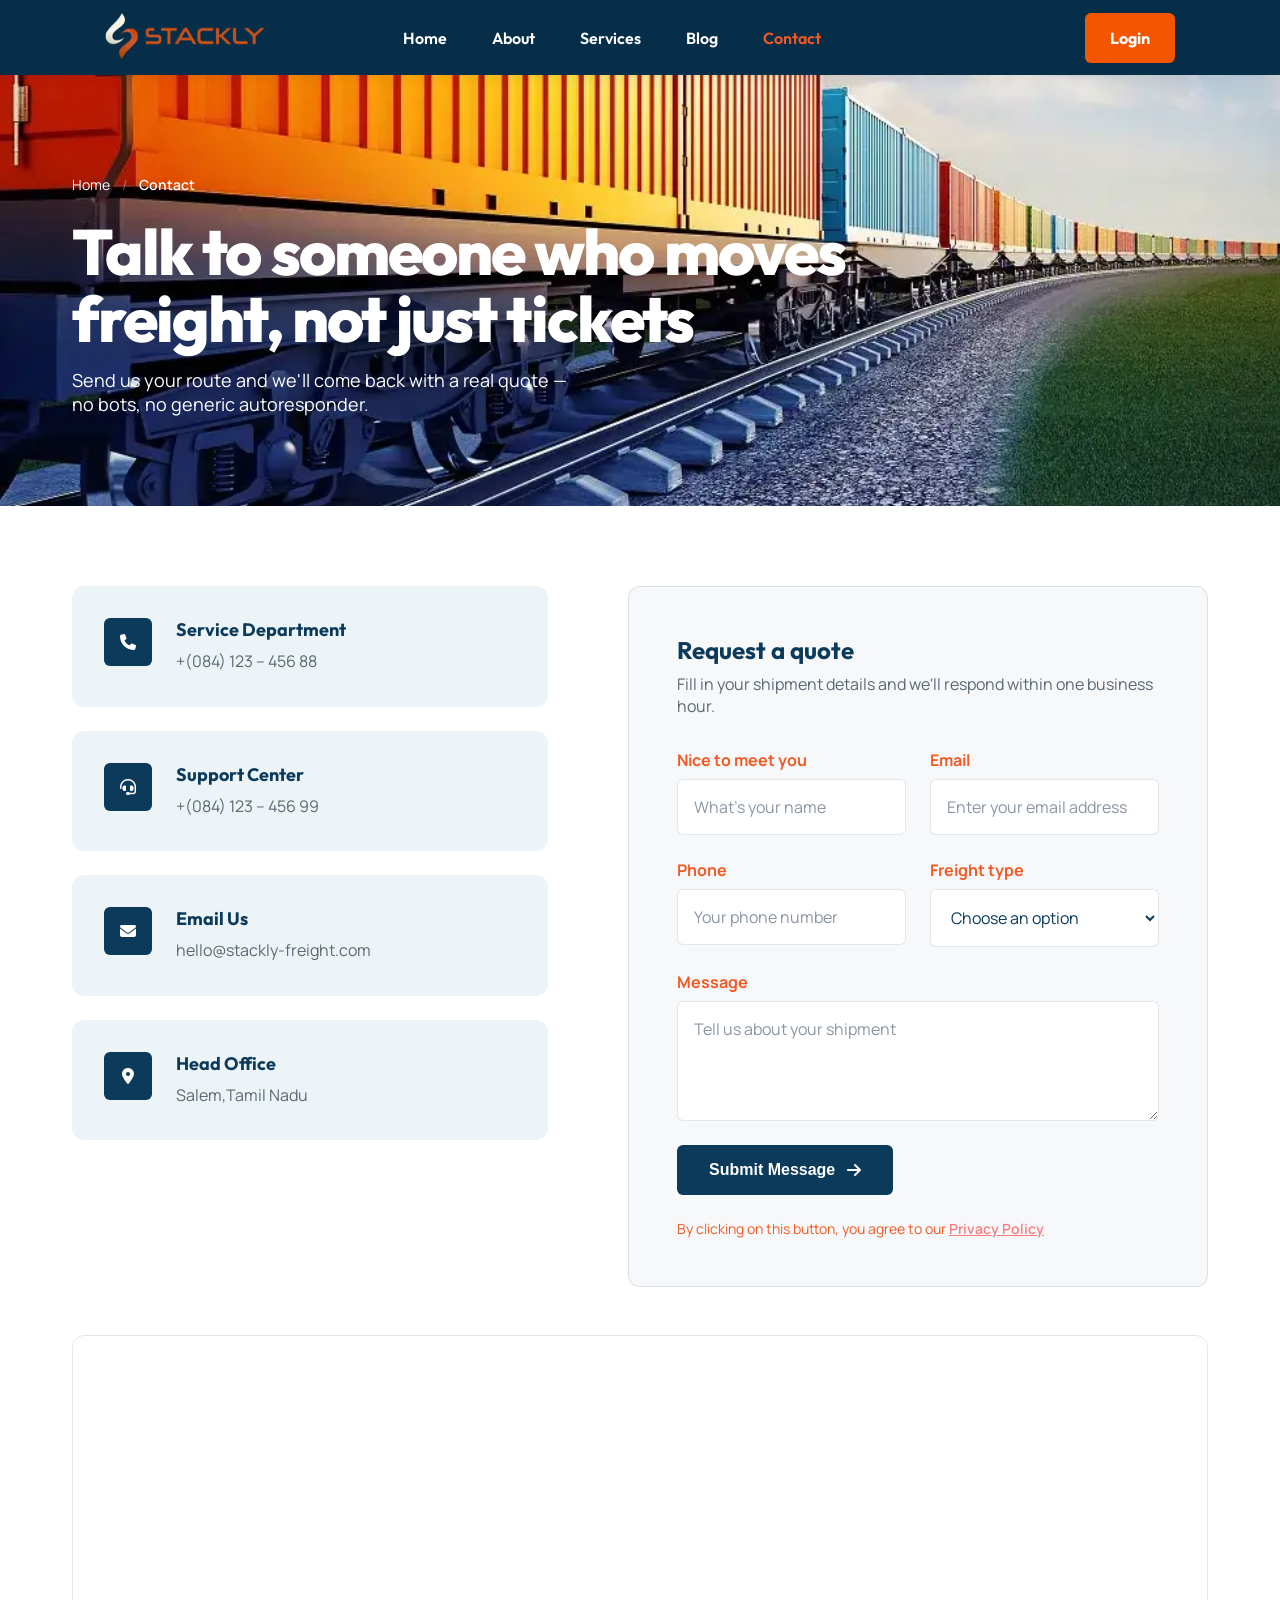
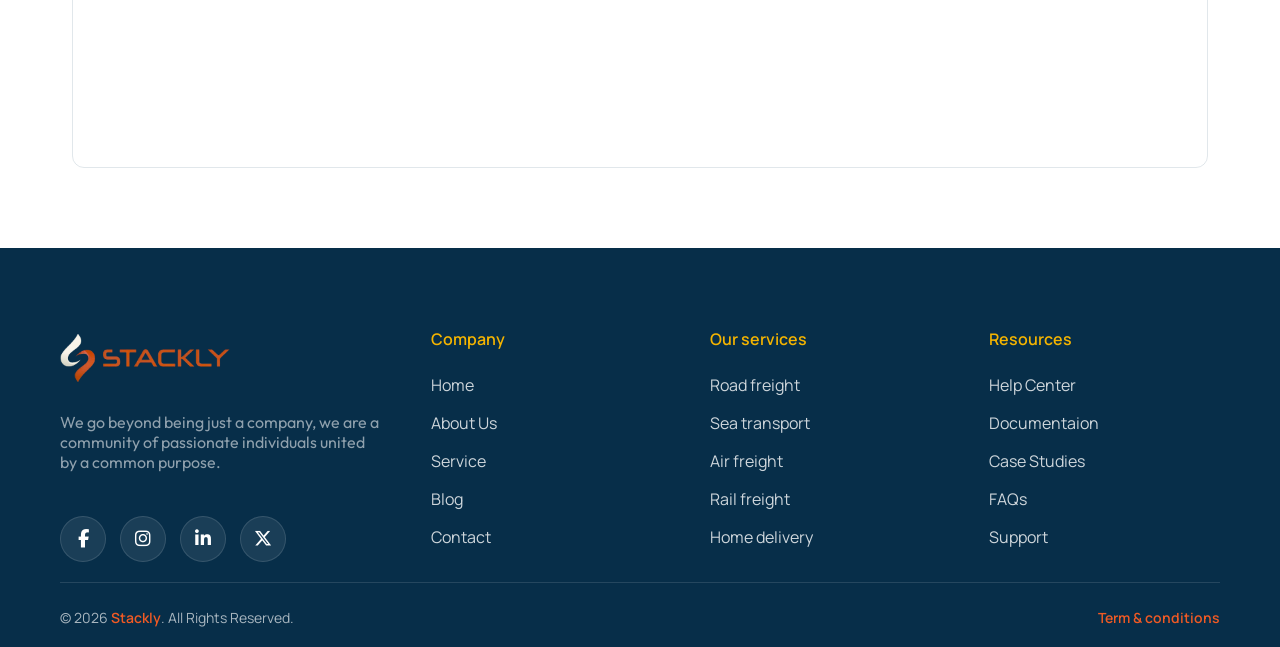
<file: contact.html>
<!DOCTYPE html>
<html lang="en">

<head>
    <meta charset="UTF-8">
    <meta name="viewport" content="width=device-width, initial-scale=1.0">
    <link rel="stylesheet" href="https://cdnjs.cloudflare.com/ajax/libs/font-awesome/6.7.2/css/all.min.css">
    <link
        href="https://fonts.googleapis.com/css2?family=Outfit:wght@300;400;500;600;700;800&family=Manrope:wght@400;500;600;700;800&display=swap"
        rel="stylesheet">
    <link rel="stylesheet" href="style.css">
    <link rel="stylesheet" href="pages-extra.css">
    <title>Contact - Stackly Freight Brokerage</title>
</head>

<body>

    <header class="header">
        <div class="logo-area">
            <a href="./index.html">
                <img src="./src/logo/Untitled design-compressed (1).webp" alt="Stackly logo">
            </a>
        </div>

        <nav class="nav-links">
            <a href="./home.html">Home</a>
            <a href="./about.html">About</a>
            <a href="./service.html">Services</a>
            <a href="./blog.html">Blog</a>
            <a href="./contact.html" class="active">Contact</a>
            <a href="./login.html" class="desktop-quote-btn">
                Login
            </a>
        </nav>

        <div class="contact">
            <div class="number">
                Call us (084) 123-456 88
            </div>

            <a href="./login.html" class="quote-btn">
                Login
            </a>
        </div>
        <div class="hamburger">
            <span></span>
            <span></span>
            <span></span>
        </div>

    </header>

    <section class="page-hero contact-hero" style="padding-bottom: 90px;">
        <div class="page-hero-inner">
            <div class="breadcrumb">
                <a href="./index.html">Home</a>
                <span class="sep">/</span>
                <span class="current">Contact</span>
            </div>
            <h1>Talk to someone who moves freight, not just tickets</h1>
            <p class="para">Send us your route and we'll come back with a real quote — no bots, no generic autoresponder.</p>
        </div>
    </section>

    <section class="contact-page">
        <div class="contact-page-inner">

            <div class="contact-info-list sk-animate sk-fade-right">
                <div class="contact-info-card">
                    <i class="fa-solid fa-phone"></i>
                    <div>
                        <h4>Service Department</h4>
                        <p>+(084) 123 – 456 88</p>
                    </div>
                </div>
                <div class="contact-info-card">
                    <i class="fa-solid fa-headset"></i>
                    <div>
                        <h4>Support Center</h4>
                        <p>+(084) 123 – 456 99</p>
                    </div>
                </div>
                <div class="contact-info-card">
                    <i class="fa-solid fa-envelope"></i>
                    <div>
                        <h4>Email Us</h4>
                        <p>hello@stackly-freight.com</p>
                    </div>
                </div>
                <div class="contact-info-card">
                    <i class="fa-solid fa-location-dot"></i>
                    <div>
                        <h4>Head Office</h4>
                        <p>Salem,Tamil Nadu</p>
                    </div>
                </div>
            </div>

            <div class="contact-form-card sk-animate sk-fade-left">
                <h3>Request a quote</h3>
                <p>Fill in your shipment details and we'll respond within one business hour.</p>

                <form id="contactForm">
                    <div class="form-row">
                        <div class="field">
                            <label for="cName">Nice to meet you</label>
                            <input type="text" id="cName" placeholder="What's your name" required>
                        </div>
                        <div class="field">
                            <label for="cEmail">Email</label>
                            <input type="email" id="cEmail" placeholder="Enter your email address" required>
                        </div>
                    </div>
                    <div class="form-row">
                        <div class="field">
                            <label for="cPhone">Phone</label>
                            <input type="tel" id="cPhone" placeholder="Your phone number" required>
                        </div>
                        <div class="field">
                            <label for="cFreight">Freight type</label>
                            <select id="cFreight" required>
                                <option value="" selected disabled>Choose an option</option>
                                <option>Road freight</option>
                                <option>Sea transport</option>
                                <option>Air freight</option>
                                <option>Rail freight</option>
                                <option>Home delivery</option>
                                <option>Warehousing</option>
                            </select>
                        </div>
                    </div>
                    <div class="field" style="margin-bottom: var(--space-lg);">
                        <label for="cMessage">Message</label>
                        <textarea id="cMessage" placeholder="Tell us about your shipment" required></textarea>
                    </div>
                    <div class="form-footer">
                        <button type="submit" class="btn-primary">Submit Message <i
                                class="fa-solid fa-arrow-right"></i></button>
                        <p class="form-note">By clicking on this button, you agree to our <a href="./404.html">Privacy
                                Policy</a></p>
                    </div>
                </form>
            </div>

        </div>

        <div class="contact-page-inner" style="display:block;">
            <div class="map-frame sk-animate">
                <iframe
    src="https://www.google.com/maps?q=Stackly%20Software%20Salem%20Tamil%20Nadu&output=embed"
    width="100%"
    height="450"
    style="border:0;"
    loading="lazy"
    referrerpolicy="no-referrer-when-downgrade"
    title="Stackly Software Salem">
</iframe>
            </div>
        </div>
    </section>

    <footer class="site-footer">
        <div class="footer-inner">
 
            <div class="footer-top">
                <div class="footer-brand">
                    <a href="./index.html">
                        <img src="./src/logo/Untitled design-compressed (1).webp" alt="Stackly logo" class="footer-logo">
     
                    </a>
                    <div class="footer-rating">
                        
                       <p>We go beyond being just a company, we are a community of passionate individuals united by a common purpose.</p>
                    </div>
                   <div class="social">
    <a href="./404.html" aria-label="Facebook">
        <i class="fa-brands fa-facebook-f"></i>
    </a>

    <a href="./404.html" aria-label="Instagram">
        <i class="fa-brands fa-instagram"></i>
    </a>

    <a href="./404.html" aria-label="LinkedIn">
        <i class="fa-brands fa-linkedin-in"></i>
    </a>

    <a href="./404.html" aria-label="X">
        <i class="fa-brands fa-x-twitter"></i>
    </a>

  
</div>
                </div>
 
                <div class="footer-links">
                    <h4>Company</h4>
                    <ul>
                         <li><a href="./home.html">Home</a></li>
                         <li><a href="./about.html">About Us</a></li>
                        <li><a href="./service.html">Service</a></li>
                        <li><a href="./blog.html">Blog</a></li>
                        <li><a href="./contact.html">Contact</a></li>
                    </ul>
                </div>
 
                <div class="footer-links">
                    <h4>Our services</h4>
                    <ul>
                        <li><a href="./service.html">Road freight</a></li>
                        <li><a href="./service.html">Sea transport</a></li>
                        <li><a href="./service.html">Air freight</a></li>
                        <li><a href="./service.html">Rail freight</a></li>
                        <li><a href="./service.html">Home delivery</a></li>
                     
                    </ul>
                </div>
                <div class="footer-links">
                    <h4>Resources</h4>
                    <ul>
                        <li><a href="./404.html">Help Center</a></li>
                        <li><a href="./404.html">Documentaion</a></li>
                        <li><a href="./404.html">Case Studies</a></li>
                        <li><a href="./404.html">FAQs</a></li>
                        <li><a href="./404.html">Support</a></li>
                    </ul>
                </div>
            </div>
 
 
           
 
            <div class="footer-divider"></div>
 
            <div class="footer-bottom">
                <p>© 2026 <span class="brand-accent">Stackly</span>. All Rights Reserved.</p>
                <p><a href="./404.html" style="text-decoration: none;">
<span class="brand-accent">Term & conditions</span>
                </a> </p>
            </div>
 
        </div>
    </footer>

    <script src="./nav.js"></script>
    <script>
        document.addEventListener('DOMContentLoaded', () => {
            const revealEls = document.querySelectorAll('.sk-animate');
            if (revealEls.length) {
                const observer = new IntersectionObserver((entries) => {
                    entries.forEach(entry => {
                        if (entry.isIntersecting) {
                            entry.target.classList.add('sk-in-view');
                            observer.unobserve(entry.target);
                        }
                    });
                }, { threshold: 0.15, rootMargin: '0px 0px -60px 0px' });
                revealEls.forEach(el => observer.observe(el));
            }

            const contactForm = document.getElementById('contactForm');
            if (contactForm) {
                contactForm.addEventListener('submit', (e) => {
                    e.preventDefault();
                    window.location.href="404.html"
                    contactForm.reset();
                });
            }
        });
    </script>
</body>

</html>
</file>
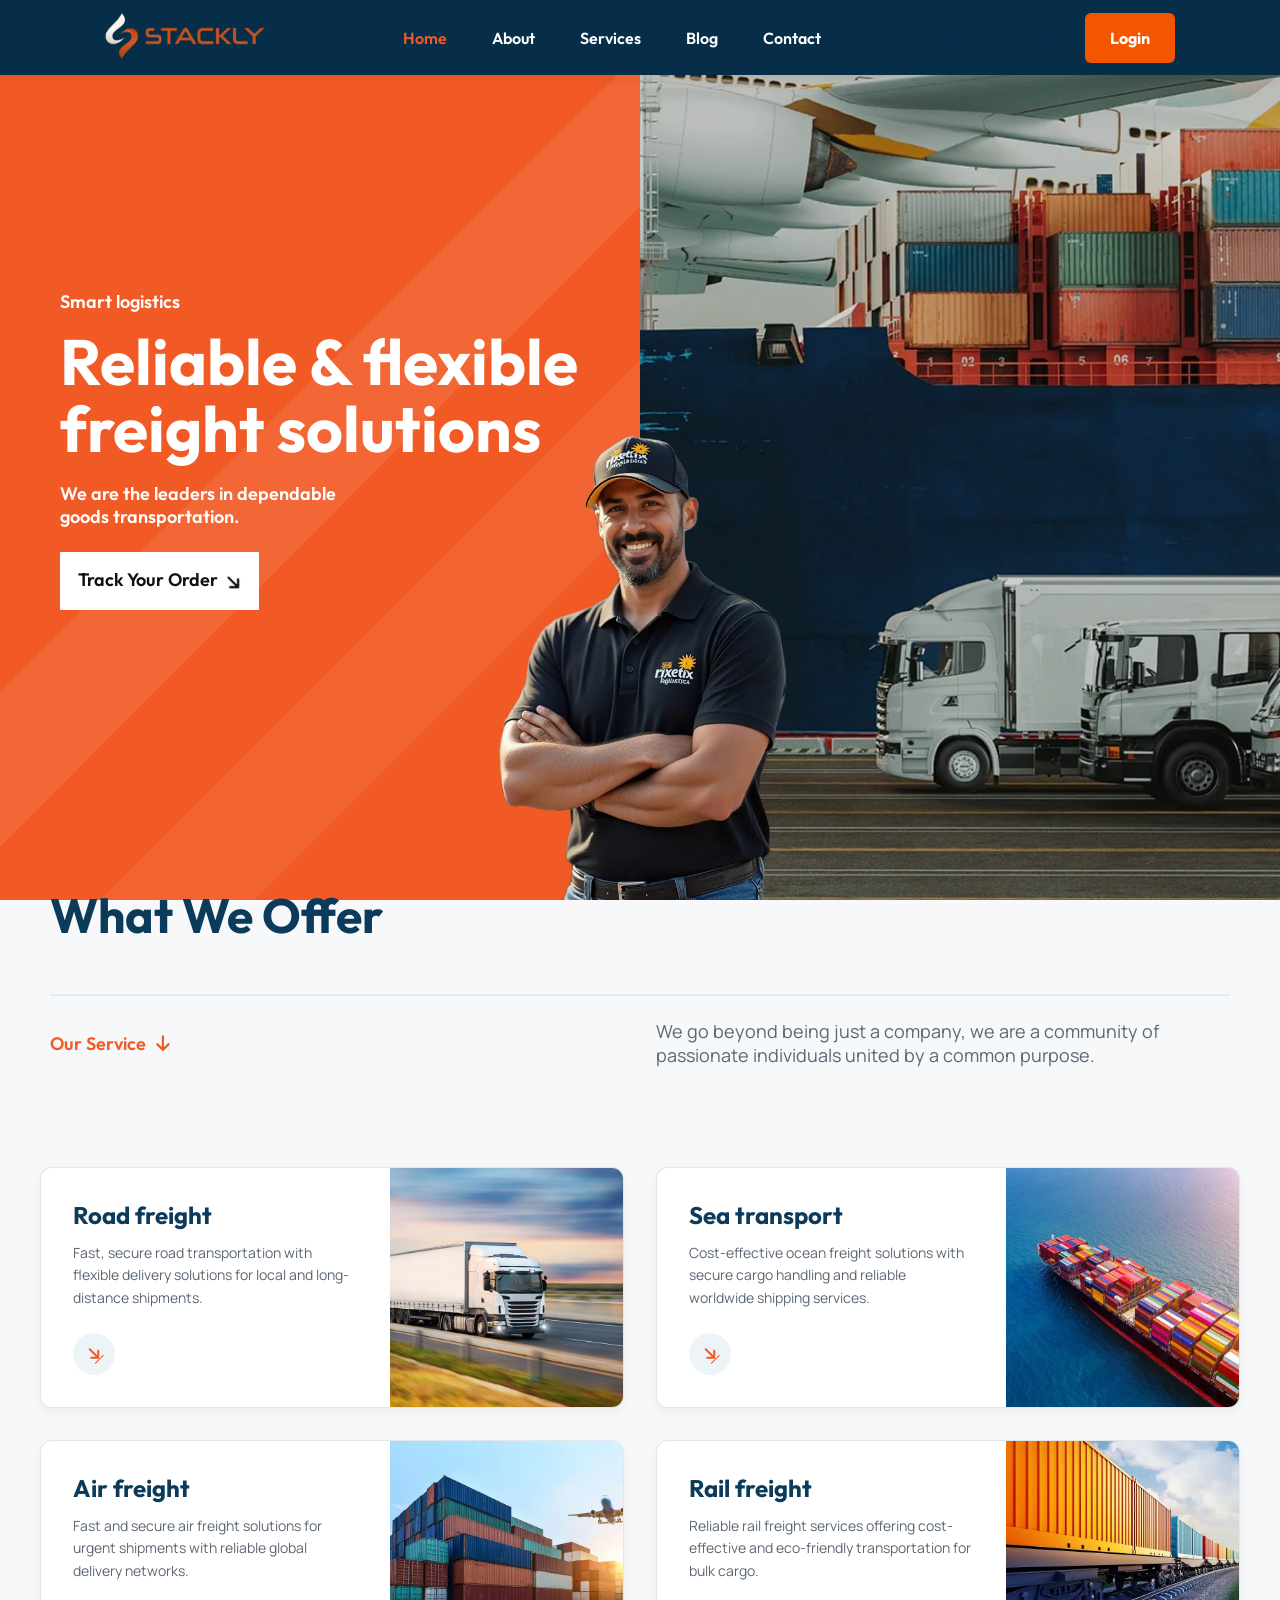
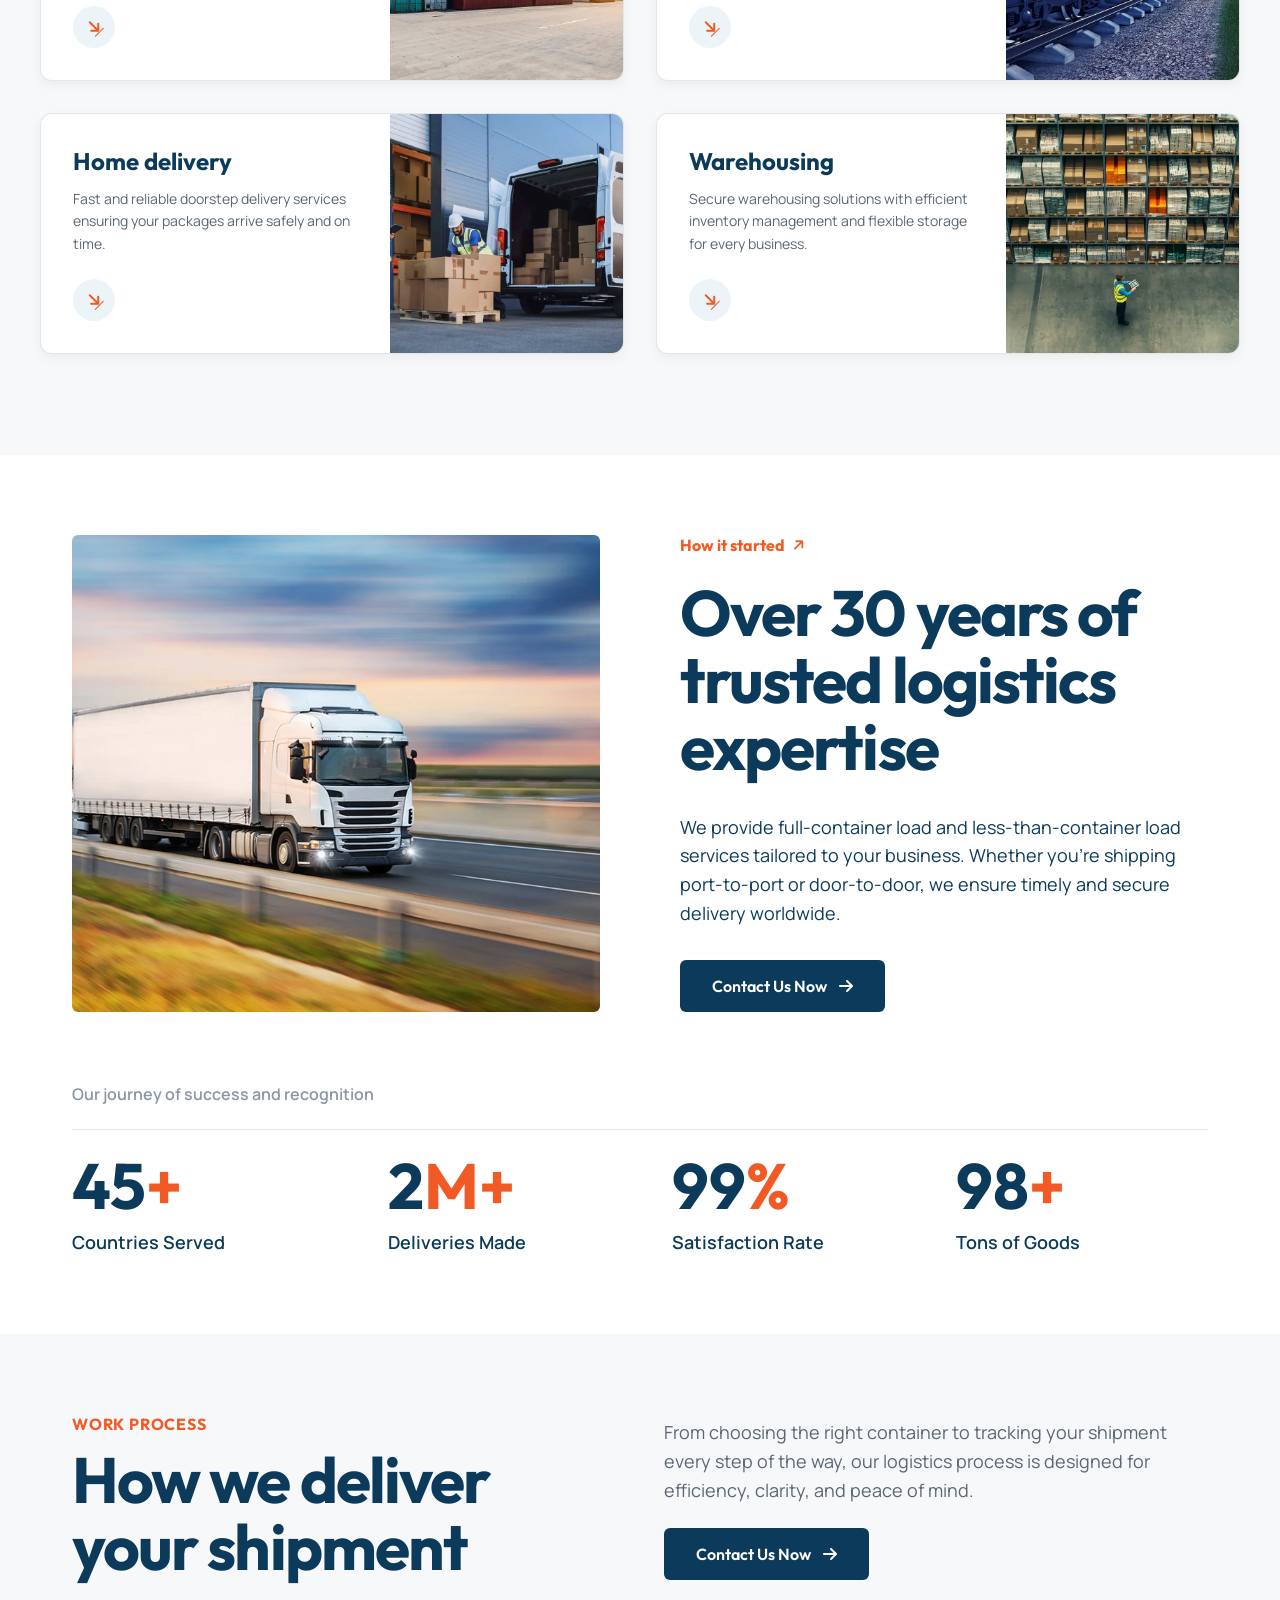
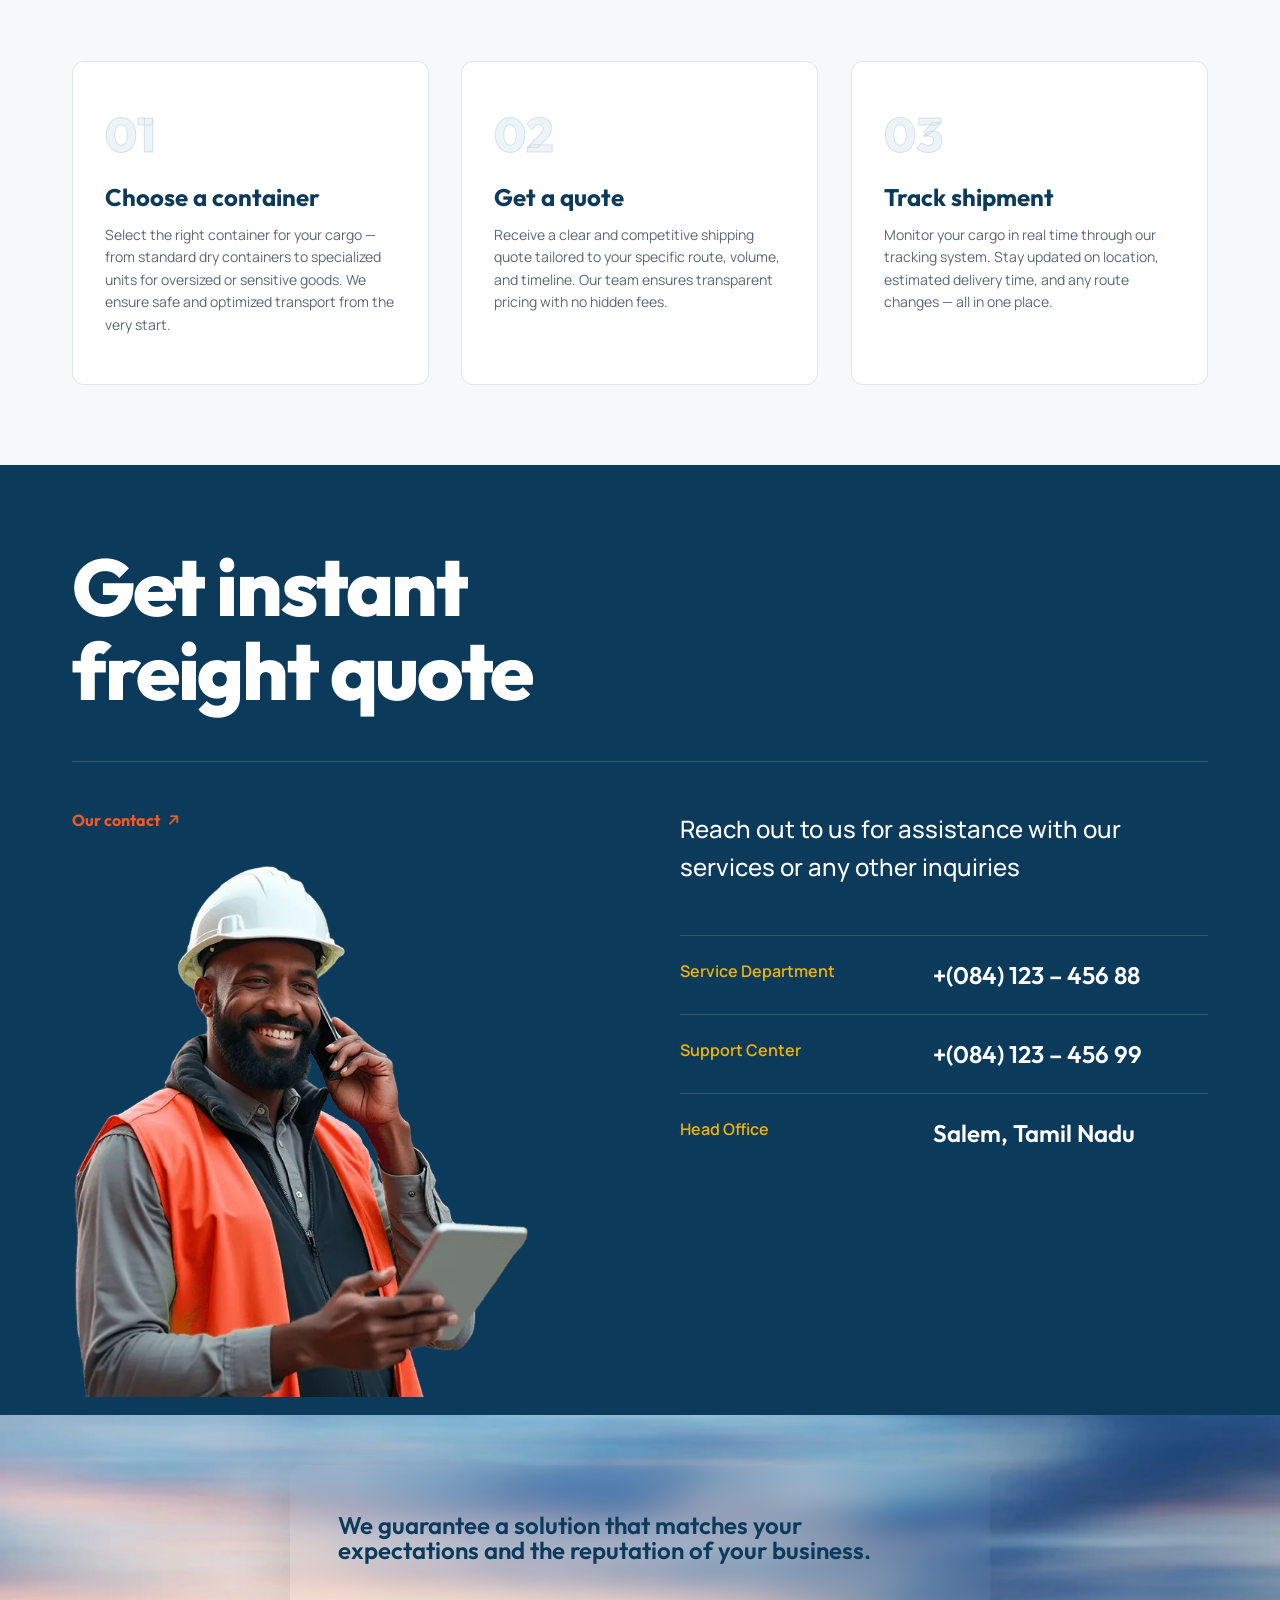
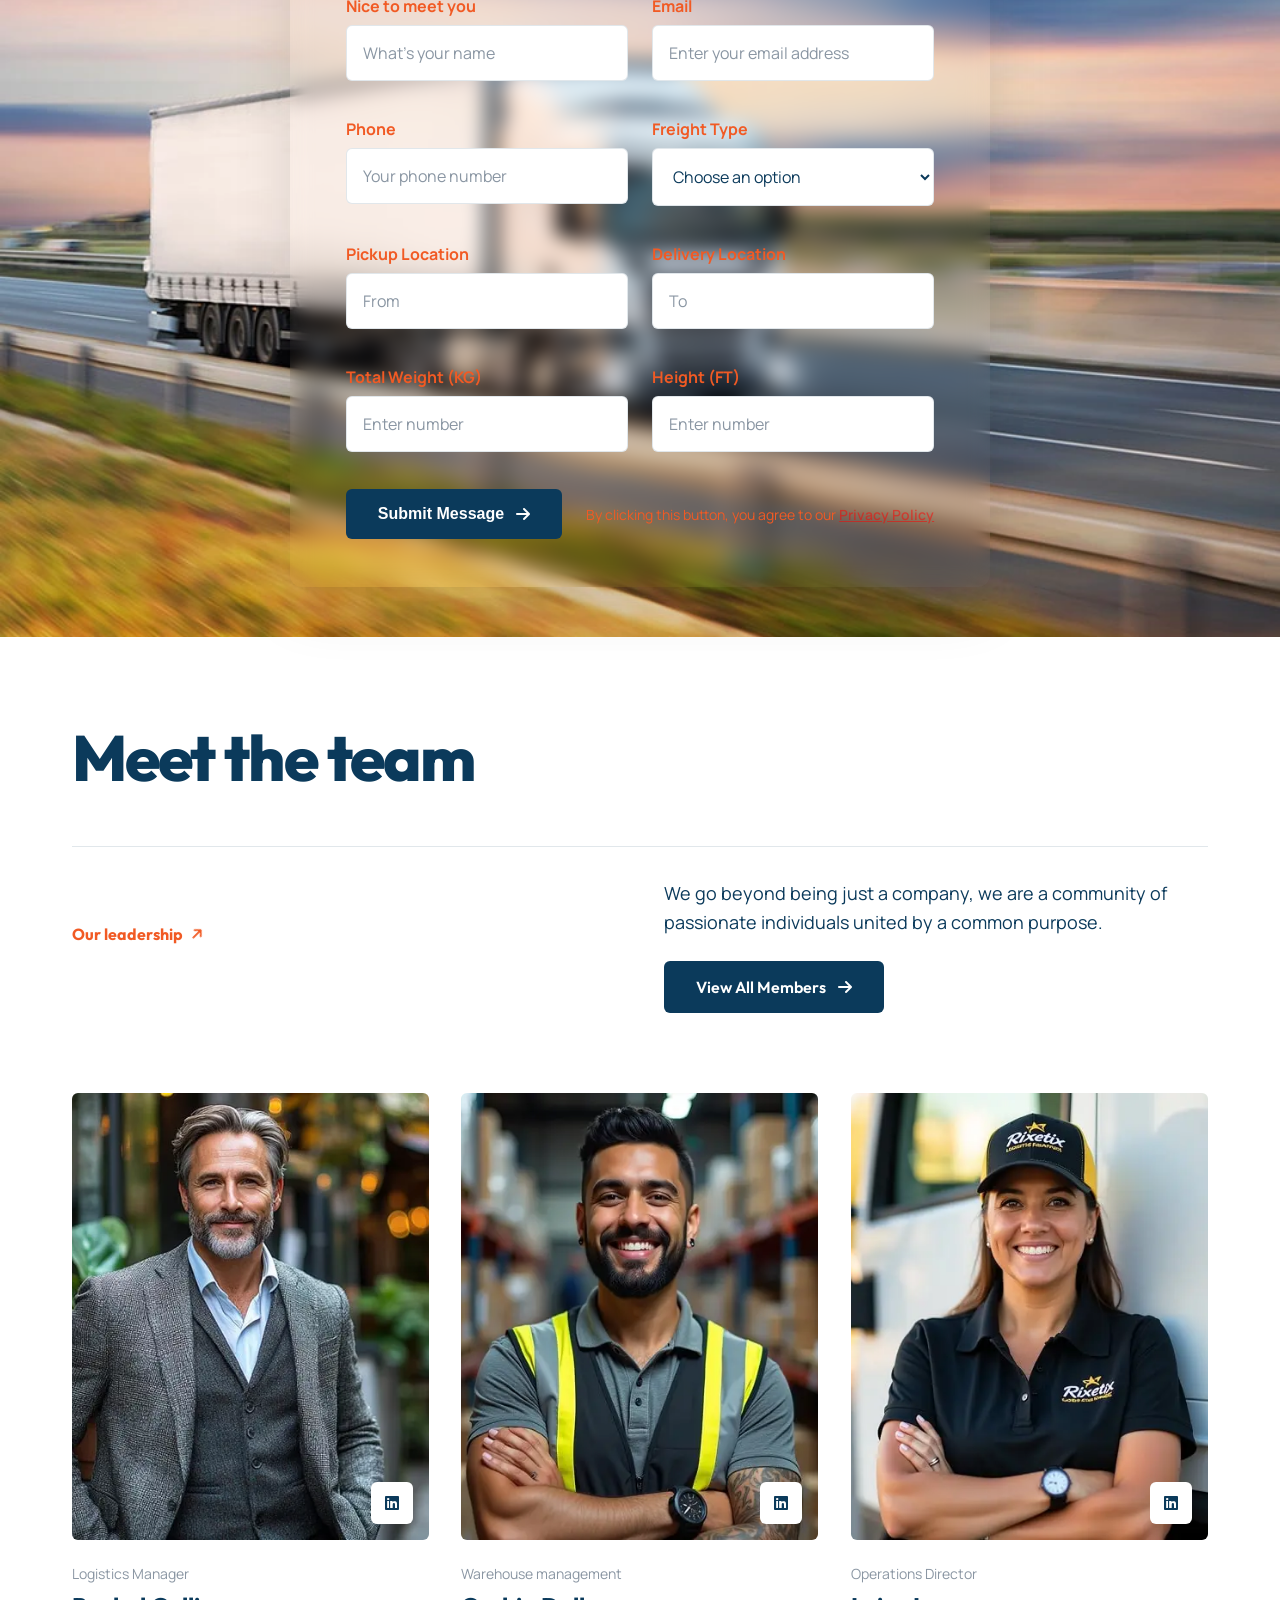
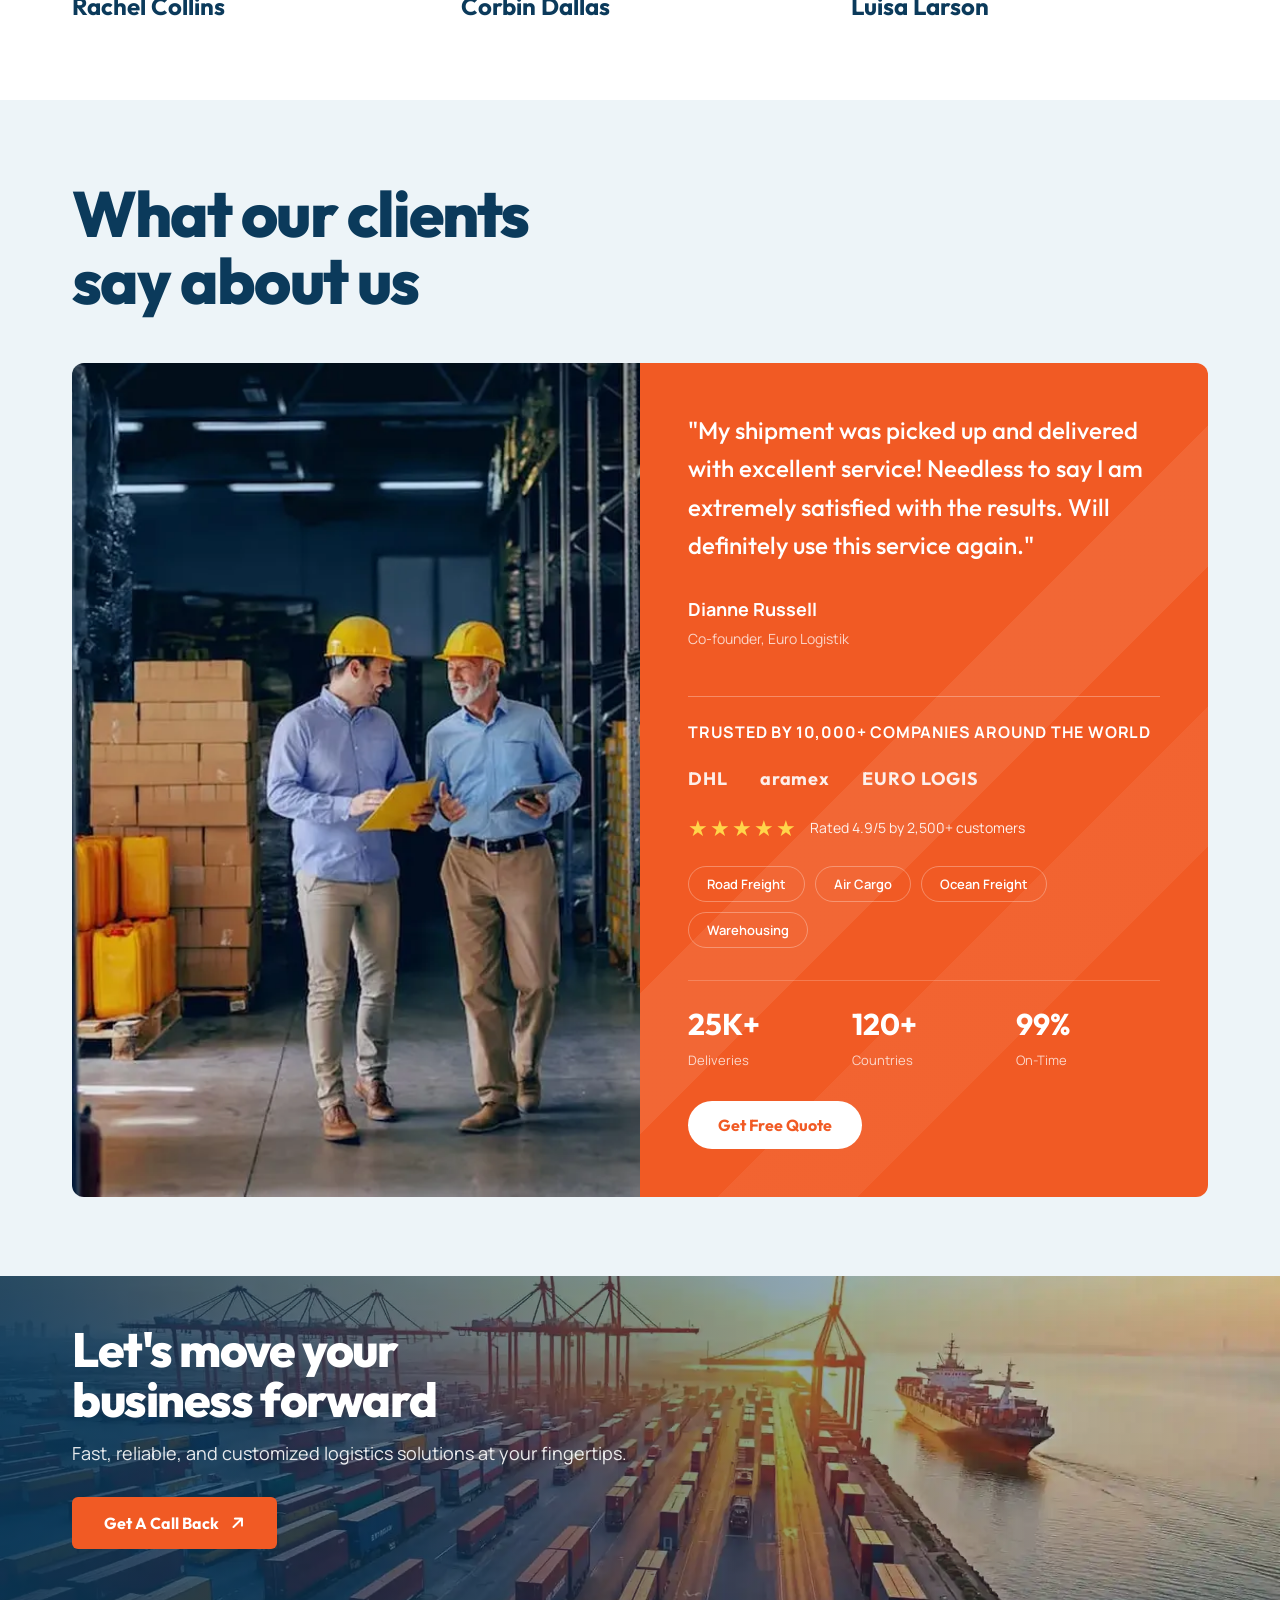
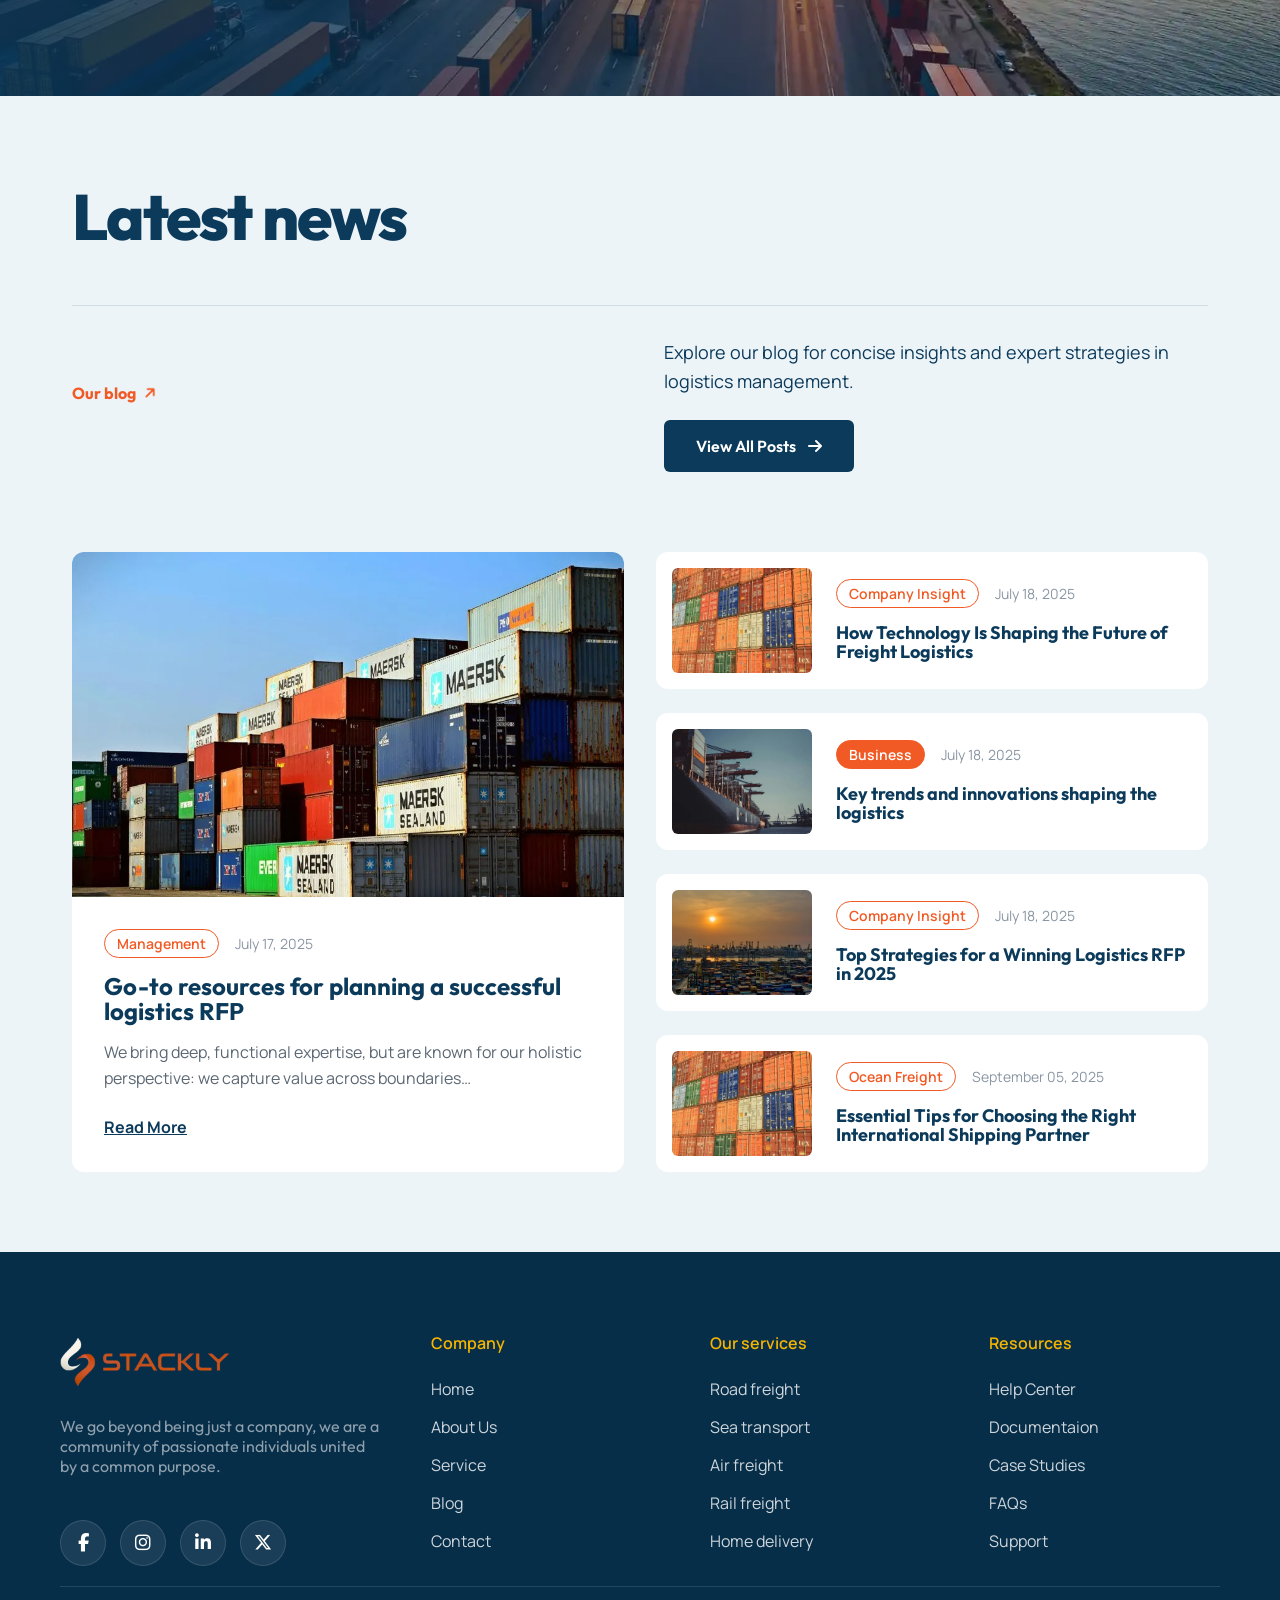
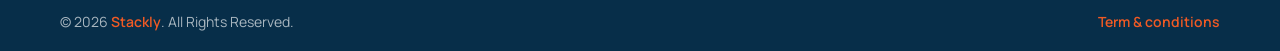
<file: home.html>
<!DOCTYPE html>
<html lang="en">

<head>
    <meta charset="UTF-8">
    <meta name="viewport" content="width=device-width, initial-scale=1.0">
    <link rel="stylesheet" href="https://cdnjs.cloudflare.com/ajax/libs/font-awesome/6.7.2/css/all.min.css">
    <link
        href="https://fonts.googleapis.com/css2?family=Outfit:wght@300;400;500;600;700;800&family=Manrope:wght@400;500;600;700;800&display=swap"
        rel="stylesheet">
    <link rel="stylesheet" href="style.css">
    <title>Stackly Freight Brokerage</title>
</head>

<body>

    <header class="header">
        <div class="logo-area">
            <a href="./index.html">
                <img src="./src/logo/Untitled design-compressed (1).webp" alt="Stackly logo">
            </a>
        </div>

        <nav class="nav-links">
            <a href="./home.html" class="active">Home</a>
            <a href="./about.html">About</a>
            <a href="./service.html">Services</a>
            <a href="./blog.html">Blog</a>
            <a href="./contact.html">Contact</a>
            <a href="./login.html" class="desktop-quote-btn">
                Login
            </a>
        </nav>

        <div class="contact">
            <div class="number" style="color:#072E49 ;">
                Call us (084) 123-456 88
            </div>

            <a href="./login.html" class="quote-btn">
                Login
            </a>
        </div>
        <div class="hamburger">
            <span></span>
            <span></span>
            <span></span>
        </div>

    </header>

    <section class="home-hero">
        <div class="hero-grid">
            <div class="hero-left">
                <p>Smart logistics</p>
                <h1>Reliable & flexible freight solutions</h1>
                <p>We are the leaders in dependable <br> goods transportation.</p>
                <a href="./404.html">Track Your Order <i class="fa-solid fa-arrow-down"></i></a>
            </div>
            <div class="hero-right">

            </div>
            <img src="./src/images/h3_man-2.webp" alt="" class="hero-man">
        </div>
    </section>
    <section>
        <div class="home-service">


            <div class="title sk-animate">
                <h3>What We Offer</h3>

                <div class="sub-title">
                    <p>Our Service <i class="fa-solid fa-arrow-down"></i></p>
                    <p class="para">We go beyond being just a company, we are a community of passionate individuals
                        united by a common purpose.</p>
                </div>
            </div>
            <div class="service-grid">
                <div class="serivce-card sk-animate">
                    <div class="card-left">
                        <h6>Road freight</h6>
                        <p>Fast, secure road transportation with flexible delivery solutions for local and long-distance
                            shipments.</p>
                        <a href="./service.html" class="arrow"><i class="fa-solid fa-arrow-down"></i></a>
                    </div>
                    <div class="right">
                        <img src="./src/images/service_6.webp" alt="Road freight">
                    </div>
                </div>
                <div class="serivce-card sk-animate">
                    <div class="card-left">
                        <h6>Sea transport</h6>
                        <p>Cost-effective ocean freight solutions with secure cargo handling and reliable worldwide
                            shipping services.</p>
                        <a href="./service.html" class="arrow"><i class="fa-solid fa-arrow-down"></i></a>
                    </div>
                    <div class="right">
                        <img src="./src/images/service_5.webp" alt="Sea transport">
                    </div>
                </div>
                <div class="serivce-card sk-animate">
                    <div class="card-left">
                        <h6>Air freight</h6>
                        <p>Fast and secure air freight solutions for urgent shipments with reliable global delivery
                            networks.</p>
                        <a href="./service.html" class="arrow"><i class="fa-solid fa-arrow-down"></i></a>
                    </div>
                    <div class="right">
                        <img src="./src/images/service_4.webp" alt="Air freight">
                    </div>
                </div>
                <div class="serivce-card sk-animate">
                    <div class="card-left">
                        <h6>Rail freight</h6>
                        <p>Reliable rail freight services offering cost-effective and eco-friendly transportation for
                            bulk cargo.</p>
                        <a href="./service.html" class="arrow"><i class="fa-solid fa-arrow-down"></i></a>
                    </div>
                    <div class="right">
                        <img src="./src/images/service_3 (1).webp" alt="Rail freight">
                    </div>
                </div>
                <div class="serivce-card sk-animate">
                    <div class="card-left">
                        <h6>Home delivery</h6>
                        <p>Fast and reliable doorstep delivery services ensuring your packages arrive safely and on
                            time.</p>
                        <a href="./service.html" class="arrow"><i class="fa-solid fa-arrow-down"></i></a>
                    </div>
                    <div class="right">
                        <img src="./src/images/service_2.webp" alt="Home delivery">
                    </div>
                </div>
                <div class="serivce-card sk-animate">
                    <div class="card-left">
                        <h6>Warehousing</h6>
                        <p>Secure warehousing solutions with efficient inventory management and flexible storage for
                            every business.</p>
                        <a href="./service.html" class="arrow"><i class="fa-solid fa-arrow-down"></i></a>
                    </div>
                    <div class="right">
                        <img src="./src/images/service_1 (1).webp" alt="Warehousing">
                    </div>
                </div>

            </div>
        </div>
    </section>
    <section class="about-stats">
        <div class="about-inner">

            <div class="about-img sk-animate sk-fade-right">
                <img src="./src/images/service_6.webp" alt="Truck at warehouse loading dock">
            </div>

            <div class="about-content sk-animate sk-fade-left">
                <a href="./about.html" class="eyebrow-link">How it started <i class="fa-solid fa-arrow-right"></i></a>
                <h2>Over 30 years of trusted logistics expertise</h2>
                <p class="para">We provide full-container load and less-than-container load services tailored to your
                    business. Whether you're shipping port-to-port or door-to-door, we ensure timely and secure delivery
                    worldwide.</p>
                <a href="./contact.html" class="btn-primary">Contact Us Now <i class="fa-solid fa-arrow-right"></i></a>
            </div>

            <div class="stats-row sk-animate">
                <p class="stats-caption">Our journey of success and recognition</p>
                <div class="stats-grid">
                    <div class="stat-item">
                        <h3><span class="counter" data-target="45">0</span><span class="stat-suffix">+</span></h3>
                        <p>Countries Served</p>
                    </div>
                    <div class="stat-item">
                        <h3><span class="counter" data-target="2">0</span><span class="stat-unit">M</span><span
                                class="stat-suffix">+</span></h3>
                        <p>Deliveries Made</p>
                    </div>
                    <div class="stat-item">
                        <h3><span class="counter" data-target="99">0</span><span class="stat-suffix">%</span></h3>
                        <p>Satisfaction Rate</p>
                    </div>
                    <div class="stat-item">
                        <h3><span class="counter" data-target="98">0</span><span class="stat-suffix">+</span></h3>
                        <p>Tons of Goods</p>
                    </div>
                </div>
            </div>

        </div>
    </section>
    <section class="process">
        <div class="process-inner">

            <div class="process-head">
                <div class="process-head-left sk-animate sk-fade-right">
                    <p class="eyebrow">Work process</p>
                    <h2>How we deliver your shipment</h2>
                </div>
                <div class="process-head-right sk-animate sk-fade-left">
                    <p class="para">From choosing the right container to tracking your shipment every step of the way,
                        our logistics process is designed for efficiency, clarity, and peace of mind.</p>
                    <a href="./contact.html" class="btn-primary">Contact Us Now <i
                            class="fa-solid fa-arrow-right"></i></a>
                </div>
            </div>

            <div class="process-grid">
                <div class="process-step sk-animate">
                    <span class="process-num">01</span>
                    <h3>Choose a container</h3>
                    <p>Select the right container for your cargo — from standard dry containers to specialized units for
                        oversized or sensitive goods. We ensure safe and optimized transport from the very start.</p>
                </div>
                <div class="process-step sk-animate sk-delay-1">
                    <span class="process-num">02</span>
                    <h3>Get a quote</h3>
                    <p>Receive a clear and competitive shipping quote tailored to your specific route, volume, and
                        timeline. Our team ensures transparent pricing with no hidden fees.</p>
                </div>
                <div class="process-step sk-animate sk-delay-2">
                    <span class="process-num">03</span>
                    <h3>Track shipment</h3>
                    <p>Monitor your cargo in real time through our tracking system. Stay updated on location, estimated
                        delivery time, and any route changes — all in one place.</p>
                </div>
            </div>

        </div>
    </section>

    <section class="quote">
        <div class="quote-inner">

            <div class="quote-head sk-animate">
                <h2>Get instant<br>freight quote</h2>
            </div>

            <div class="quote-body">
                <div class="quote-left sk-animate sk-fade-right">
                    <a href="./contact.html" class="eyebrow-link eyebrow-link-light">Our contact <i
                            class="fa-solid fa-arrow-right"></i></a>
                    <div class="quote-figure">
                        <img src="./src/images/h3_man.webp" alt="Logistics worker on a call">
                    </div>
                </div>

                <div class="quote-right sk-animate sk-fade-left">
                    <p class="quote-lead">Reach out to us for assistance with our services or any other inquiries</p>

                    <div class="contact-item">
                        <span>Service Department</span>
                        <p>+(084) 123 – 456 88</p>
                    </div>
                    <div class="contact-item">
                        <span>Support Center</span>
                        <p>+(084) 123 – 456 99</p>
                    </div>
                    <div class="contact-item">
                        <span>Head Office</span>
                        <p>Salem, Tamil Nadu</p>
                    </div>
                </div>
            </div>
        </div>
    </section>

    <section class="quote-form-section">
        <div class="quote-card sk-animate sk-scale">
            <p class="quote-card-lead">We guarantee a solution that matches your expectations and the reputation of your
                business.</p>

           <form id="quoteForm">
    <div class="form-row">
        <div class="field">
            <label for="qName">Nice to meet you</label>
           <input
    type="text"
    id="qName"
    name="name"
    placeholder="What's your name"
    required
    minlength="3"
    maxlength="50"
    pattern="[A-Za-z ]+"
    title="Name should contain only letters">
        </div>

        <div class="field">
            <label for="qEmail">Email</label>
            <input
                type="email"
                id="qEmail"
                name="email"
                placeholder="Enter your email address"
                required
                maxlength="100"
                autocomplete="email">
            <small class="error"></small>
        </div>
    </div>

    <div class="form-row">
        <div class="field">
            <label for="qPhone">Phone</label>
            <input
                type="tel"
                id="qPhone"
                name="phone"
                placeholder="Your phone number"
                required
                maxlength="10"
                pattern="[0-9]{10}"
                inputmode="numeric"
                autocomplete="tel">
            <small class="error"></small>
        </div>

        <div class="field">
            <label for="qFreight">Freight Type</label>
            <select id="qFreight" name="freight" required>
                <option value="" selected disabled>Choose an option</option>
                <option value="Road Freight">Road Freight</option>
                <option value="Sea Transport">Sea Transport</option>
                <option value="Air Freight">Air Freight</option>
                <option value="Rail Freight">Rail Freight</option>
            </select>
            <small class="error"></small>
        </div>
    </div>

    <div class="form-row">
        <div class="field">
            <label for="qPickup">Pickup Location</label>
            <input
                type="text"
                id="qPickup"
                name="pickup"
                placeholder="From"
                required
                minlength="2"
                maxlength="100">
            <small class="error"></small>
        </div>

        <div class="field">
            <label for="qDelivery">Delivery Location</label>
            <input
                type="text"
                id="qDelivery"
                name="delivery"
                placeholder="To"
                required
                minlength="2"
                maxlength="100">
            <small class="error"></small>
        </div>
    </div>

    <div class="form-row">
        <div class="field">
            <label for="qWeight">Total Weight (KG)</label>
            <input
                type="number"
                id="qWeight"
                name="weight"
                placeholder="Enter number"
                required
                min="1"
                max="100000"
                step="0.1">
            <small class="error"></small>
        </div>

        <div class="field">
            <label for="qHeight">Height (FT)</label>
            <input
                type="number"
                id="qHeight"
                name="height"
                placeholder="Enter number"
                required
                min="1"
                max="100"
                step="0.1">
            <small class="error"></small>
        </div>
    </div>

    <div class="form-footer">
        <button type="submit" class="btn-primary">
            Submit Message
            <i class="fa-solid fa-arrow-right"></i>
        </button>

        <p class="form-note">
            By clicking this button, you agree to our
            <a href="./404.html">Privacy Policy</a>
        </p>
    </div>
</form>
        </div>
    </section>

    <section class="team">
        <div class="team-inner">

            <h2 class="team-title sk-animate">Meet the team</h2>

            <div class="team-head">
                <a href="./404.html" class="eyebrow-link">Our leadership <i class="fa-solid fa-arrow-right"></i></a>
                <div class="team-head-right">
                    <p class="para">We go beyond being just a company, we are a community of passionate individuals
                        united by a common purpose.</p>
                    <a href="./404.html" class="btn-primary">View All Members <i
                            class="fa-solid fa-arrow-right"></i></a>
                </div>
            </div>

            <div class="team-grid">
                <div class="team-card sk-animate">
                    <div class="team-img">
                        <img src="./src/images/team-1.webp" alt="Rachel Collins">
                       <a href="./404.html">
                            <button class="team-plus" aria-label="View profile"><i class="fa-brands fa-linkedin"></i></button>
                        </a>
                    </div>
                    <p class="team-role">Logistics Manager</p>
                    <h3>Rachel Collins</h3>
                </div>
                <div class="team-card sk-animate sk-delay-1">
                    <div class="team-img">
                        <img src="./src/images/team-2.webp" alt="Corbin Dallas">
                       <a href="./404.html">
                            <button class="team-plus" aria-label="View profile"><i class="fa-brands fa-linkedin"></i></button>
                        </a>
                    </div>
                    <p class="team-role">Warehouse management</p>
                    <h3>Corbin Dallas</h3>
                </div>
                <div class="team-card sk-animate sk-delay-2">
                    <div class="team-img">
                        <img src="./src/images/team-3.webp" alt="Luisa Larson"><a href="./404.html">
                            <button class="team-plus" aria-label="View profile"><i class="fa-brands fa-linkedin"></i></button>
                        </a>
                    </div>
                    <p class="team-role">Operations Director</p>
                    <h3>Luisa Larson</h3>
                </div>
            </div>

        </div>
    </section>
    <section class="testimonial">
        <div class="testimonial-inner">

            <h2 class="testimonial-title sk-animate">What our clients<br>say about us</h2>

            <div class="testimonial-card sk-animate sk-scale">
                <div class="testimonial-img">
                    <img src="./src/images/h3_bg-4.webp" alt="Warehouse team reviewing shipment">
                </div>

                <div class="testimonial-content">
                    <p class="testimonial-quote">"My shipment was picked up and delivered with excellent service!
                        Needless to say I am extremely satisfied with the results. Will definitely use this service
                        again."</p>

                    <div class="testimonial-author">
                        <p class="author-name">Dianne Russell</p>
                        <p class="author-role">Co-founder, Euro Logistik</p>
                    </div>

                    <div class="testimonial-trust">
                        <p>Trusted by 10,000+ companies around the world</p>
                        <div class="trust-logos">
                            <span>DHL</span>
                            <span>aramex</span>
                            <span>EURO LOGIS</span>
                        </div>
                    </div>
                    <!-- Customer Rating -->
<div class="testimonial-rating">
    <span>★★★★★</span>
    <p>Rated 4.9/5 by 2,500+ customers</p>
</div>

<!-- Service Tags -->
<div class="testimonial-services">
    <span>Road Freight</span>
    <span>Air Cargo</span>
    <span>Ocean Freight</span>
    <span>Warehousing</span>
</div>

<!-- Quick Stats -->
<div class="testimonial-stats">
    <div class="stat">
        <h3>25K+</h3>
        <span>Deliveries</span>
    </div>

    <div class="stat">
        <h3>120+</h3>
        <span>Countries</span>
    </div>

    <div class="stat">
        <h3>99%</h3>
        <span>On-Time</span>
    </div>
</div>

<!-- CTA -->
<div class="testimonial-action">
    <a href="./contact.html" class="btn-primary">Get Free Quote</a>
</div>
                    
                </div>
            </div>

        </div>
        
    </section>
    <section class="cta-banner">
        <div class="cta-bg">
            <img src="./src/images/h3_bg-5 (1) (1).webp" alt="Container port at sunset">
        </div>
        <div class="cta-inner sk-animate">
            <h2>Let's move your<br>business forward</h2>
            <p>Fast, reliable, and customized logistics solutions at your fingertips.</p>
            <a href="./contact.html" class="btn-cta">Get A Call Back <i class="fa-solid fa-arrow-right"></i></a>
        </div>
    </section>

    <section class="blog">
        <div class="blog-inner">

            <h2 class="sk-animate">Latest news</h2>

            <div class="blog-head">
                <a href="./blog.html" class="eyebrow-link">Our blog <i class="fa-solid fa-arrow-right"></i></a>
                <div class="blog-head-right">
                    <p class="para">Explore our blog for concise insights and expert strategies in logistics management.
                    </p>
                    <a href="./blog.html" class="btn-primary">View All Posts <i class="fa-solid fa-arrow-right"></i></a>
                </div>
            </div>

            <div class="blog-grid">
                <article class="blog-feature sk-animate sk-fade-right">
                    <div class="blog-feature-img">
                        <img src="./src/images/blog_12-1024x552.webp" alt="Stacked shipping containers">
                    </div>
                    <div class="blog-feature-body">
                        <div class="blog-meta">
                            <span class="blog-tag">Management</span>
                            <time>July 17, 2025</time>
                        </div>
                        <h3><a href="./blog-single.html">Go-to resources for planning a successful logistics RFP</a>
                        </h3>
                        <p>We bring deep, functional expertise, but are known for our holistic perspective: we capture
                            value across boundaries…</p>
                        <a href="./blog-single.html" class="link-read">Read More</a>
                    </div>
                </article>

                <div class="blog-list">
                    <article class="blog-row sk-animate sk-fade-left">
                        <div class="blog-row-img">
                            <img src="./src/images/blog_11-1024x552 (1) (1).webp"
                                alt="Aerial view of shipping containers">
                        </div>
                        <div class="blog-row-body">
                            <div class="blog-meta">
                                <span class="blog-tag">Company Insight</span>
                                <time>July 18, 2025</time>
                            </div>
                            <h3><a href="./blog-single.html">How Technology Is Shaping the Future of Freight
                                    Logistics</a></h3>
                        </div>
                    </article>
                    <article class="blog-row sk-animate sk-fade-left sk-delay-1">
                        <div class="blog-row-img">
                            <img src="./src/images/blog_10-1024x552.webp" alt="Port crane loading a container ship">
                        </div>
                        <div class="blog-row-body">
                            <div class="blog-meta">
                                <span class="blog-tag blog-tag-alt">Business</span>
                                <time>July 18, 2025</time>
                            </div>
                            <h3><a href="./blog-single.html">Key trends and innovations shaping the logistics</a></h3>
                        </div>
                    </article>
                    <article class="blog-row sk-animate sk-fade-left sk-delay-2">
                        <div class="blog-row-img">
                            <img src="./src/images/blog_9-1024x552.webp" alt="Shipping port at sunset">
                        </div>
                        <div class="blog-row-body">
                            <div class="blog-meta">
                                <span class="blog-tag">Company Insight</span>
                                <time>July 18, 2025</time>
                            </div>
                            <h3><a href="./blog-single.html">Top Strategies for a Winning Logistics RFP in 2025</a></h3>
                        </div>
                    </article>
                    <article class="blog-row sk-animate sk-fade-left">
    <div class="blog-row-img">
        <img src="./src/images/blog_11-1024x552 (1) (1).webp"
            alt="Cargo ship at port">
    </div>

    <div class="blog-row-body">
        <div class="blog-meta">
            <span class="blog-tag">Ocean Freight</span>
            <time>September 05, 2025</time>
        </div>

        <h3>
            <a href="./blog-single.html">
                Essential Tips for Choosing the Right International Shipping Partner
            </a>
        </h3>
    </div>
</article>
                </div>
            </div>
        </div>
    </section>

      <footer class="site-footer">
        <div class="footer-inner">
 
            <div class="footer-top">
                <div class="footer-brand">
                    <a href="./index.html">
                        <img src="./src/logo/Untitled design-compressed (1).webp" alt="Stackly logo" class="footer-logo">
     
                    </a>
                    <div class="footer-rating">
                        
                       <p>We go beyond being just a company, we are a community of passionate individuals united by a common purpose.</p>
                    </div>
                   <div class="social">
    <a href="./404.html" aria-label="Facebook">
        <i class="fa-brands fa-facebook-f"></i>
    </a>

    <a href="./404.html" aria-label="Instagram">
        <i class="fa-brands fa-instagram"></i>
    </a>

    <a href="./404.html" aria-label="LinkedIn">
        <i class="fa-brands fa-linkedin-in"></i>
    </a>

    <a href="./404.html" aria-label="X">
        <i class="fa-brands fa-x-twitter"></i>
    </a>

  
</div>
                </div>
 
                <div class="footer-links">
                    <h4>Company</h4>
                    <ul>
                         <li><a href="./home.html">Home</a></li>
                         <li><a href="./about.html">About Us</a></li>
                        <li><a href="./service.html">Service</a></li>
                        <li><a href="./blog.html">Blog</a></li>
                        <li><a href="./contact.html">Contact</a></li>
                    </ul>
                </div>
 
                <div class="footer-links">
                    <h4>Our services</h4>
                    <ul>
                        <li><a href="./service.html">Road freight</a></li>
                        <li><a href="./service.html">Sea transport</a></li>
                        <li><a href="./service.html">Air freight</a></li>
                        <li><a href="./service.html">Rail freight</a></li>
                        <li><a href="./service.html">Home delivery</a></li>
                     
                    </ul>
                </div>
                <div class="footer-links">
                    <h4>Resources</h4>
                    <ul>
                        <li><a href="./404.html">Help Center</a></li>
                        <li><a href="./404.html">Documentaion</a></li>
                        <li><a href="./404.html">Case Studies</a></li>
                        <li><a href="./404.html">FAQs</a></li>
                        <li><a href="./404.html">Support</a></li>
                    </ul>
                </div>
            </div>
 
 
           
 
            <div class="footer-divider"></div>
 
            <div class="footer-bottom">
                <p>© 2026 <span class="brand-accent">Stackly</span>. All Rights Reserved.</p>
                <p><a href="./404.html" style="text-decoration: none;">
<span class="brand-accent">Term & conditions</span>
                </a> </p>
            </div>
 
        </div>
    </footer>
    <script src="./nav.js"></script>
    <script src="counter.js"></script>
    <script>
        // Generalized scroll-reveal: any element with .sk-animate gets
        // .sk-in-view added the first time it crosses into the viewport.
        // Combine with .sk-fade-left / .sk-fade-right / .sk-scale and
        // .sk-delay-1..6 in the CSS/markup to vary the effect.
        document.addEventListener('DOMContentLoaded', () => {
            const revealEls = document.querySelectorAll('.sk-animate');
            if (!revealEls.length) return;

            const observer = new IntersectionObserver((entries) => {
                entries.forEach(entry => {
                    if (entry.isIntersecting) {
                        entry.target.classList.add('sk-in-view');
                        observer.unobserve(entry.target);
                    }
                });
            }, { threshold: 0.15, rootMargin: '0px 0px -60px 0px' });

            revealEls.forEach(el => observer.observe(el));
        });

        
    </script>
    <script src="./quoteFrom.js"></script>
</body>

</html>
</file>
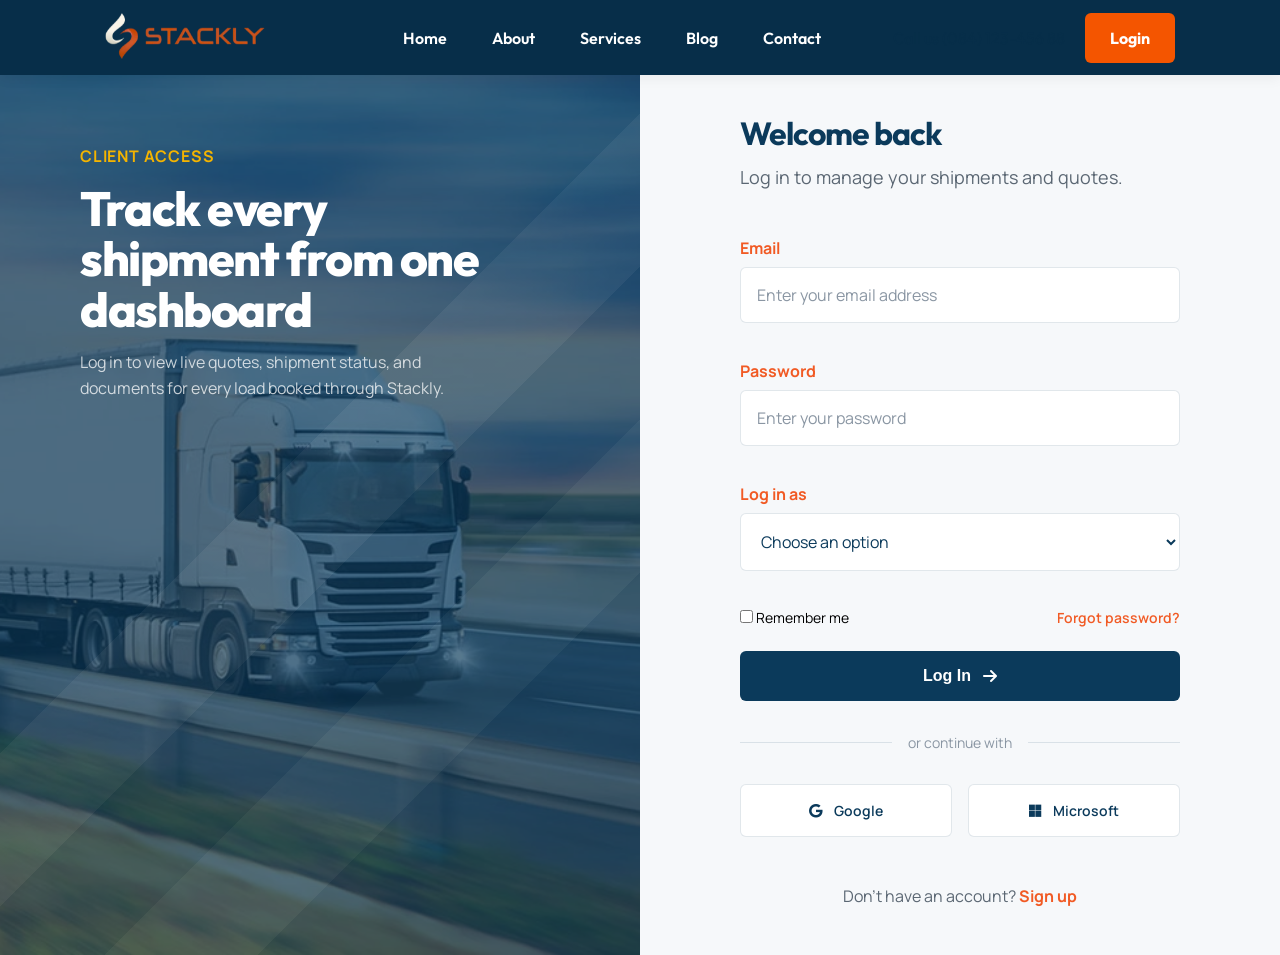
<file: login.html>
<!DOCTYPE html>
<html lang="en">

<head>
    <meta charset="UTF-8">
    <meta name="viewport" content="width=device-width, initial-scale=1.0">
    <link rel="stylesheet" href="https://cdnjs.cloudflare.com/ajax/libs/font-awesome/6.7.2/css/all.min.css">
    <link
        href="https://fonts.googleapis.com/css2?family=Outfit:wght@300;400;500;600;700;800&family=Manrope:wght@400;500;600;700;800&display=swap"
        rel="stylesheet">
    <link rel="stylesheet" href="style.css">
    <link rel="stylesheet" href="pages-extra.css">
    <title>Login - Stackly Freight Brokerage</title>
</head>

<body>

    <header class="header">
        <div class="logo-area">
            <a href="./index.html">
                <img src="./src/logo/Untitled design-compressed (1).webp" alt="Stackly logo">
            </a>
        </div>

        <nav class="nav-links">
            <a href="./home.html">Home</a>
            <a href="./about.html">About</a>
            <a href="./service.html">Services</a>
            <a href="./blog.html">Blog</a>
            <a href="./contact.html">Contact</a>
            <a href="./login.html" class="desktop-quote-btn">
                Login
            </a>
        </nav>

        <div class="contact">
            <div class="number">
                Call us (084) 123-456 88
            </div>

            <a href="./login.html" class="quote-btn">
                Login
            </a>
        </div>
        <div class="hamburger">
            <span></span>
            <span></span>
            <span></span>
        </div>

    </header>

    <section class="auth-section" style="padding-bottom:0;">
        <div class="auth-visual">
            <img src="./src/images/service_6.webp" alt="Freight truck on the road">
            <div class="auth-visual-content">
                <span class="eyebrow">Client access</span>
                <h2>Track every shipment from one dashboard</h2>
                <p>Log in to view live quotes, shipment status, and documents for every load booked through Stackly.</p>
            </div>
        </div>

        <div class="auth-form-wrap">
            <div class="auth-card">
            
                <h1>Welcome back</h1>
                <p class="para">Log in to manage your shipments and quotes.</p>

                <form id="loginForm">
                    <div class="field">
    <label for="lEmail">Email</label>
    <input type="email" id="lEmail" placeholder="Enter your email address">
    <small class="error"></small>
</div>

<div class="field">
    <label for="lPassword">Password</label>
    <input type="password" id="lPassword" placeholder="Enter your password">
    <small class="error"></small>
</div>

<div class="field">
    <label for="lRole">Log in as</label>
    <select id="lRole">
        <option value="" selected disabled>Choose an option</option>
        <option value="user">User</option>
        <option value="admin">Admin</option>
    </select>
    <small class="error"></small>
</div>
                    <div class="auth-options">
                        <label class="auth-checkbox">
                            <input type="checkbox"> Remember me
                        </label>
                        <a href="./404.html">Forgot password?</a>
                    </div>

                    <button type="submit" class="btn-primary">Log In <i class="fa-solid fa-arrow-right"></i></button>
                </form>

                <div class="auth-divider">or continue with</div>

                
                <div class="auth-social">
                    <button type="button"><i class="fa-brands fa-google"></i> Google</button>
                    <button type="button"><i class="fa-brands fa-microsoft"></i> Microsoft</button>
                </div>


                <p class="auth-switch">Don't have an account? <a href="./signup.html">Sign up</a></p>
            </div>
        </div>
    </section>

    <script src="./nav.js"></script>
    <script>
       const form = document.getElementById("loginForm");

form.addEventListener("submit", function (e) {
    e.preventDefault();

    const email = document.getElementById("lEmail");
    const password = document.getElementById("lPassword");
    const role = document.getElementById("lRole");

    // Clear previous errors
    document.querySelectorAll(".error").forEach(function (error) {
        error.textContent = "";
    });

    let isValid = true;

    // Email Validation
    if (email.value.trim() === "") {
        document.querySelector("#lEmail + .error").textContent = "Email is required";
        isValid = false;
    } else if (!/^[^\s@]+@[^\s@]+\.[^\s@]+$/.test(email.value.trim())) {
        document.querySelector("#lEmail + .error").textContent = "Email Should ends with .in,com";
        isValid = false;
    }

    // Password Validation
    if (password.value.trim() === "") {
        document.querySelector("#lPassword + .error").textContent = "Password is required";
        isValid = false;
    } else if (password.value.length < 6) {
        document.querySelector("#lPassword + .error").textContent = "Password must be at least 6 characters";
        isValid = false;
    }

    // Role Validation
    if (role.value === "") {
        document.querySelector("#lRole + .error").textContent = "Please select a role";
        isValid = false;
    }

    // Redirect
    if (isValid) {

            localStorage.setItem("userEmail", email.value);


        if (role.value === "admin") {
            window.location.href = "./admin.html";
        } else if (role.value === "user") {
            window.location.href = "./user.html";
        }

    }
});
const googleBtn = document.querySelector(".fa-google").parentElement;
const microsoftBtn = document.querySelector(".fa-microsoft").parentElement;

googleBtn.addEventListener("click", function () {
    window.location.href = "404.html";
});

microsoftBtn.addEventListener("click", function () {
    window.location.href = "404.html";
});
    </script>
</body>

</html>
</file>
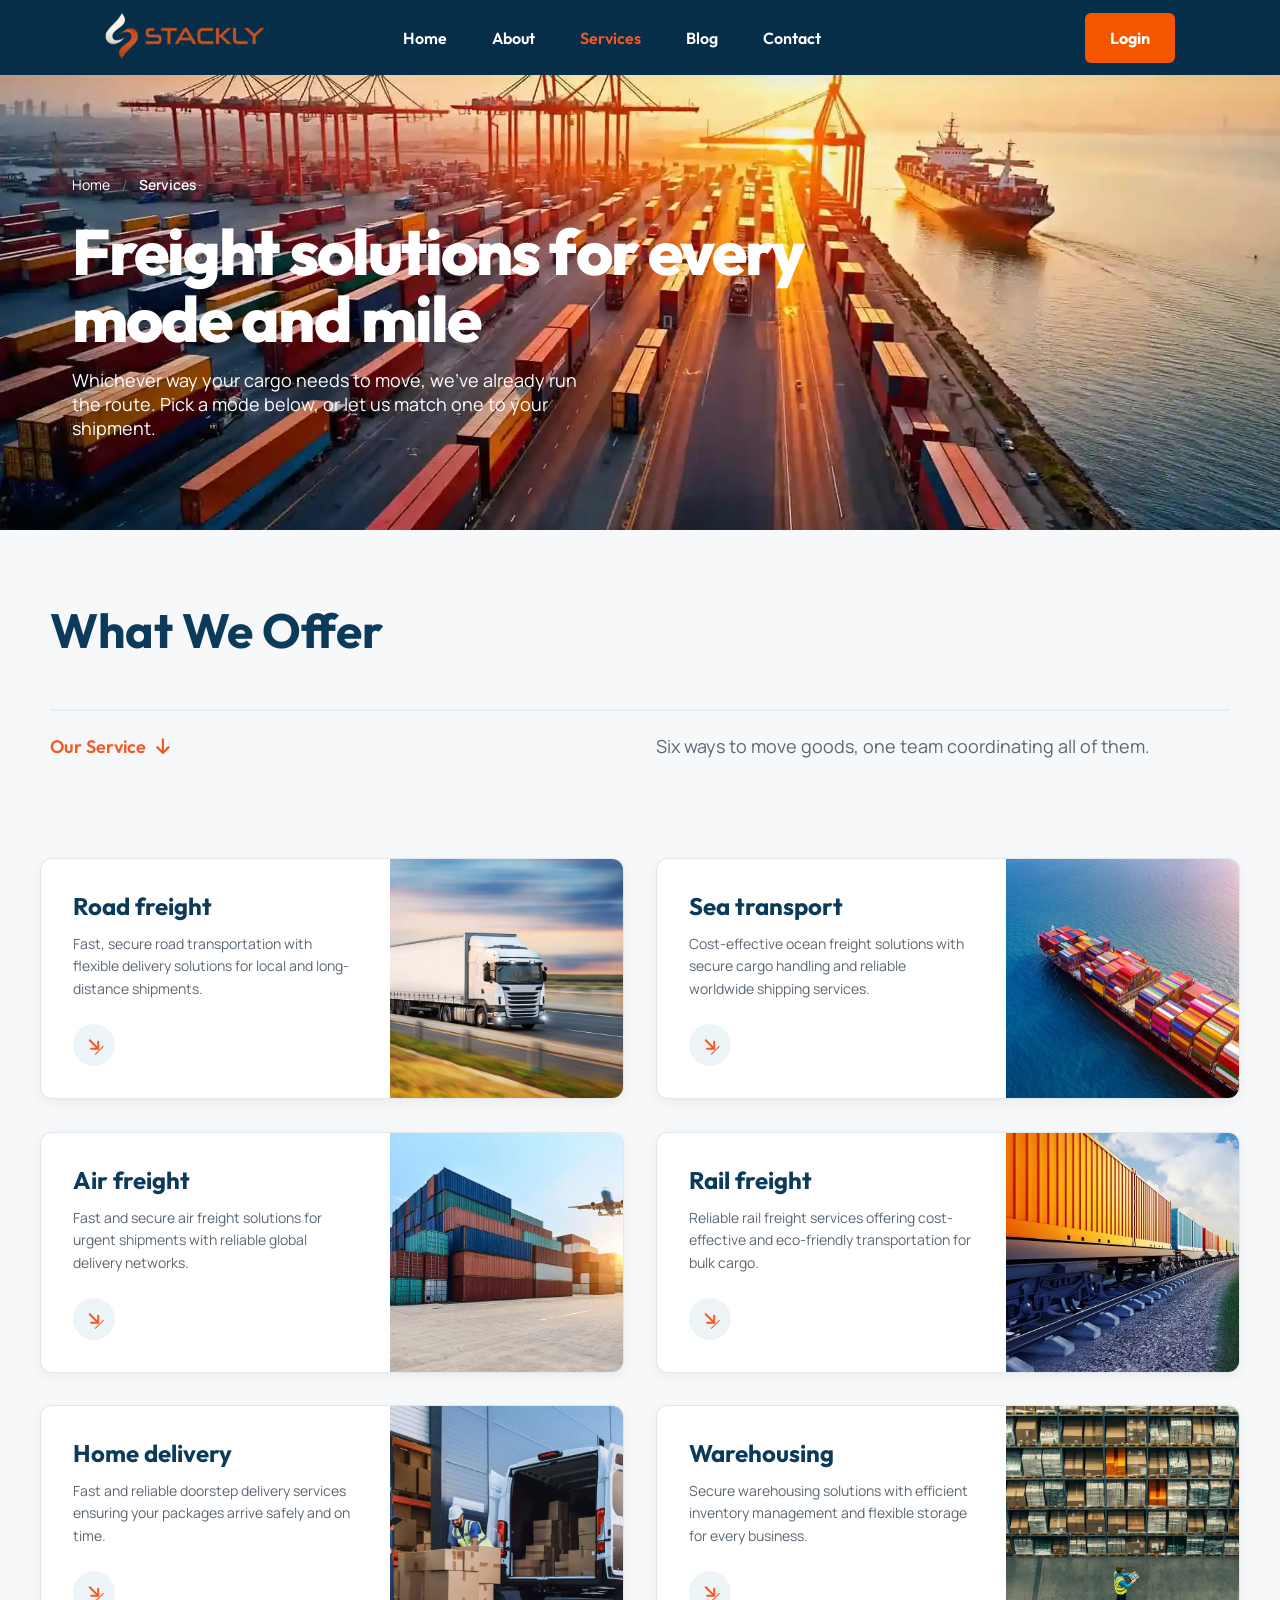
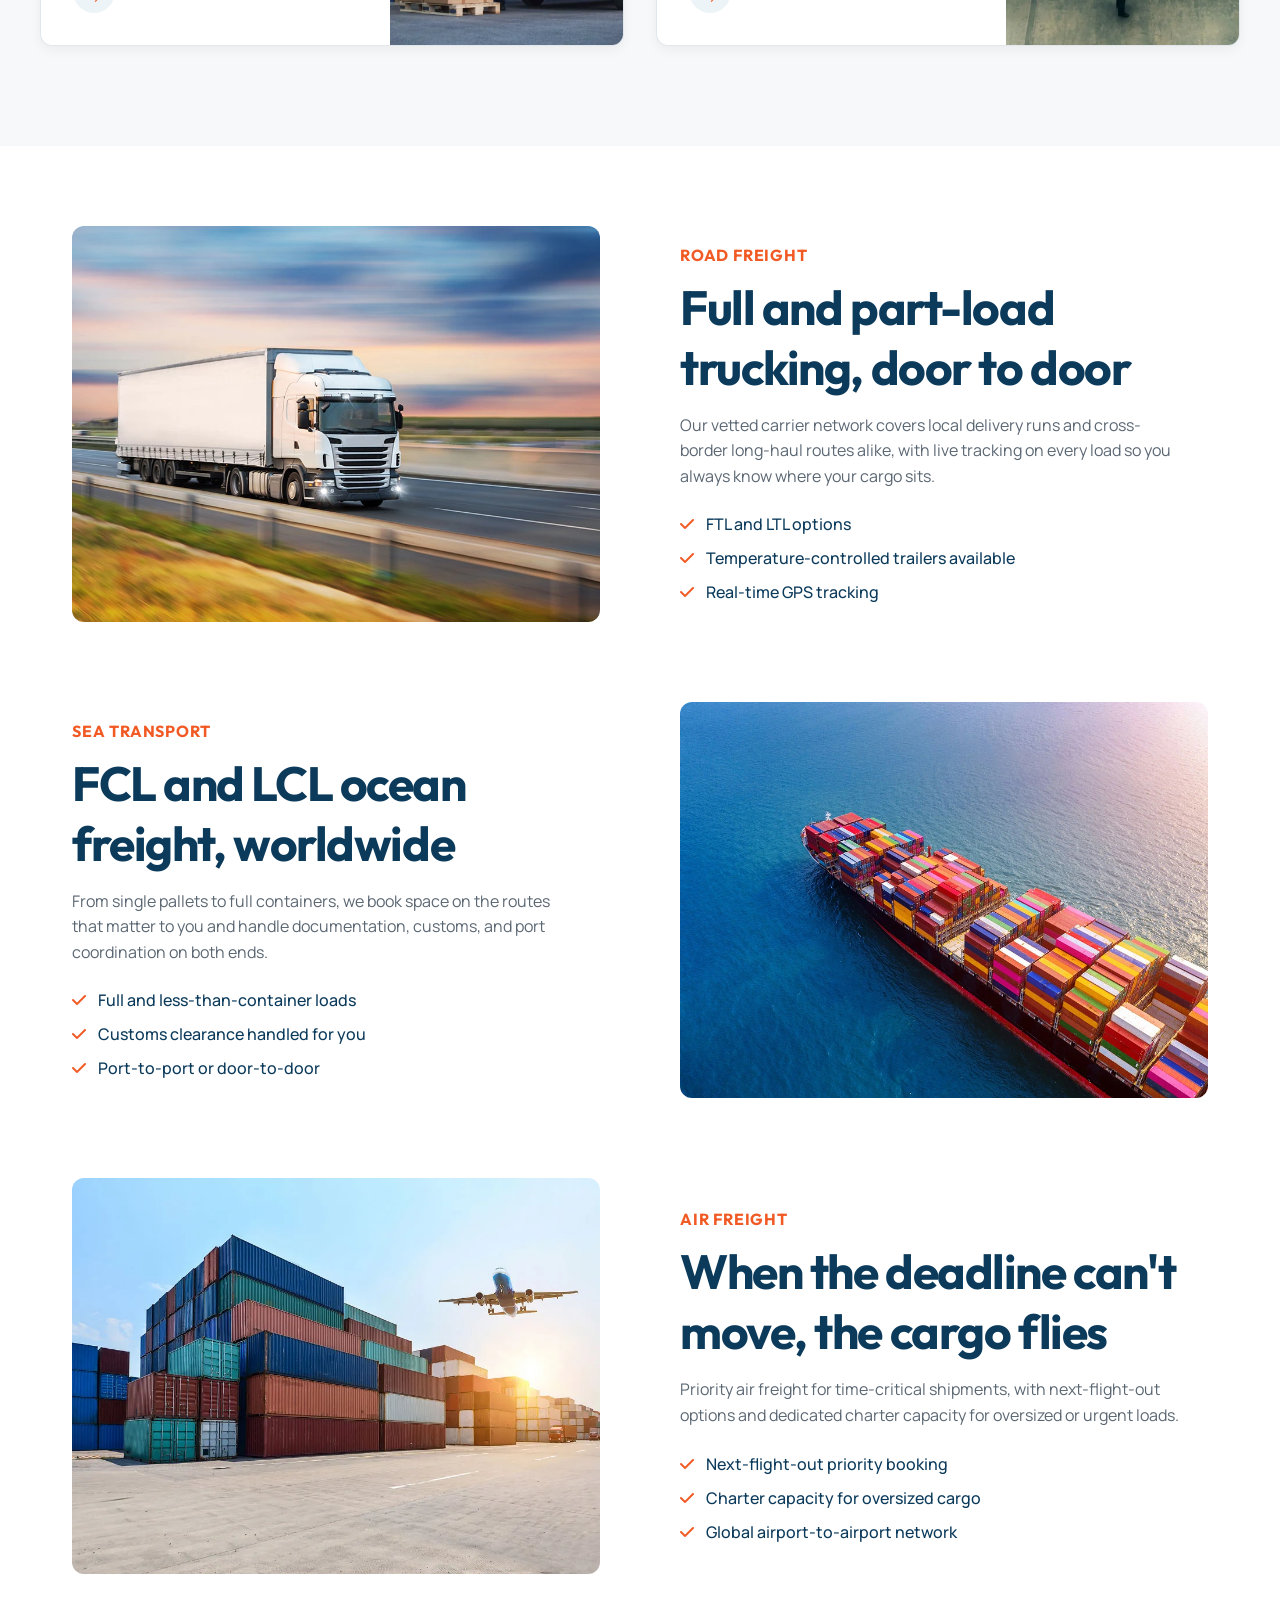
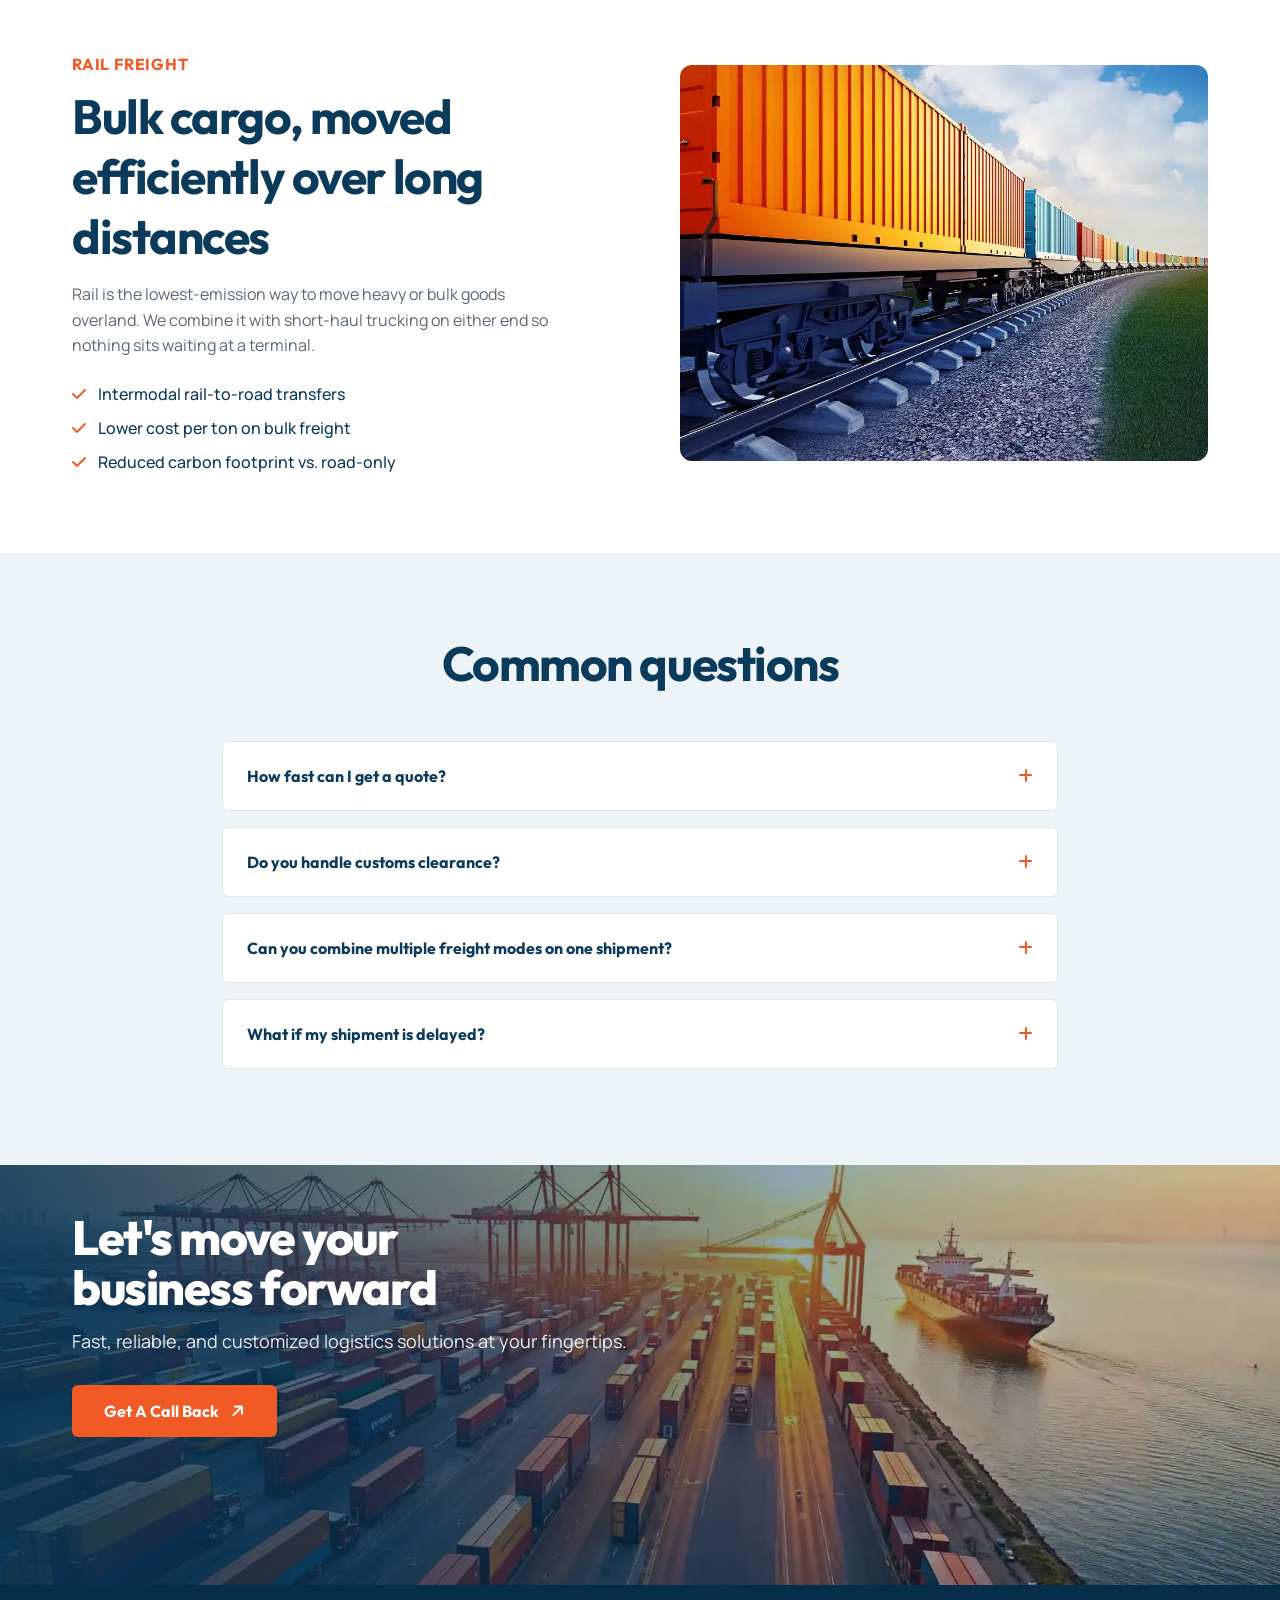
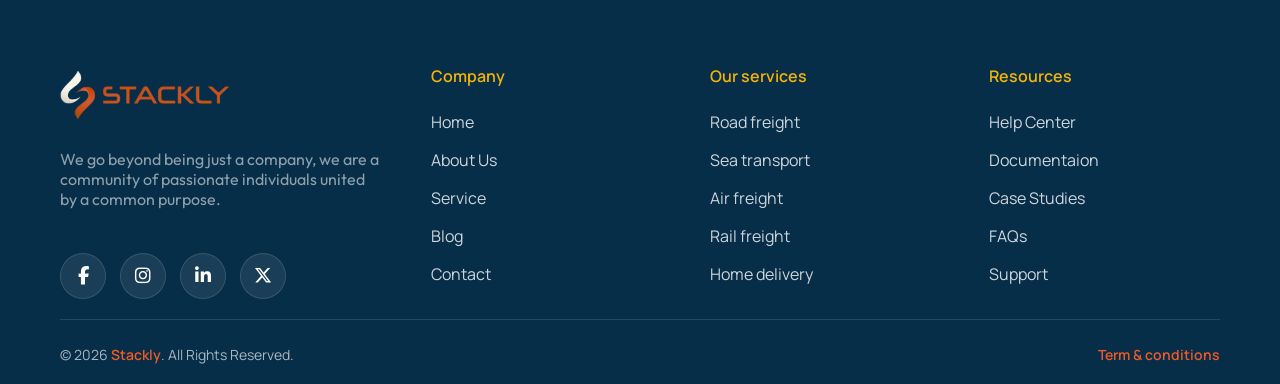
<file: service.html>
<!DOCTYPE html>
<html lang="en">

<head>
    <meta charset="UTF-8">
    <meta name="viewport" content="width=device-width, initial-scale=1.0">
    <link rel="stylesheet" href="https://cdnjs.cloudflare.com/ajax/libs/font-awesome/6.7.2/css/all.min.css">
    <link
        href="https://fonts.googleapis.com/css2?family=Outfit:wght@300;400;500;600;700;800&family=Manrope:wght@400;500;600;700;800&display=swap"
        rel="stylesheet">
    <link rel="stylesheet" href="style.css">
    <link rel="stylesheet" href="pages-extra.css">
    <title>Services - Stackly Freight Brokerage</title>
</head>

<body>

    <header class="header">
        <div class="logo-area">
            <a href="./index.html">
                <img src="./src/logo/Untitled design-compressed (1).webp" alt="Stackly logo">
            </a>
        </div>

        <nav class="nav-links">
            <a href="./home.html">Home</a>
            <a href="./about.html">About</a>
            <a href="./service.html" class="active">Services</a>
            <a href="./blog.html">Blog</a>
            <a href="./contact.html">Contact</a>
            <a href="./login.html" class="desktop-quote-btn">
                Login
            </a>
        </nav>

        <div class="contact">
            <div class="number">
                Call us (084) 123-456 88
            </div>

            <a href="./login.html" class="quote-btn">
                Login
            </a>
        </div>
        <div class="hamburger">
            <span></span>
            <span></span>
            <span></span>
        </div>

    </header>

    <section class="page-hero service-hero" style="padding-bottom: 90px;">
        <div class="page-hero-inner">
            <div class="breadcrumb">
                <a href="./index.html">Home</a>
                <span class="sep">/</span>
                <span class="current">Services</span>
            </div>
            <h1>Freight solutions for every mode and mile</h1>
            <p class="para">Whichever way your cargo needs to move, we've already run the route. Pick a mode below, or let us match one to your shipment.</p>
        </div>
    </section>

    <section>
        <div class="home-service">
            <div class="title sk-animate" style="padding-top: 70px;">
                <h3>What We Offer</h3>
                <div class="sub-title">
                    <p>Our Service <i class="fa-solid fa-arrow-down"></i></p>
                    <p class="para">Six ways to move goods, one team coordinating all of them.</p>
                </div>
            </div>
            <div class="service-grid">
                <div class="serivce-card sk-animate">
                    <div class="card-left">
                        <h6>Road freight</h6>
                        <p>Fast, secure road transportation with flexible delivery solutions for local and long-distance
                            shipments.</p>
                        <a href="#road" class="arrow"><i class="fa-solid fa-arrow-down"></i></a>
                    </div>
                    <div class="right">
                        <img src="./src/images/service_6.webp" alt="Road freight">
                    </div>
                </div>
                <div class="serivce-card sk-animate">
                    <div class="card-left">
                        <h6>Sea transport</h6>
                        <p>Cost-effective ocean freight solutions with secure cargo handling and reliable worldwide
                            shipping services.</p>
                        <a href="#sea" class="arrow"><i class="fa-solid fa-arrow-down"></i></a>
                    </div>
                    <div class="right">
                        <img src="./src/images/service_5.webp" alt="Sea transport">
                    </div>
                </div>
                <div class="serivce-card sk-animate">
                    <div class="card-left">
                        <h6>Air freight</h6>
                        <p>Fast and secure air freight solutions for urgent shipments with reliable global delivery
                            networks.</p>
                        <a href="#air" class="arrow"><i class="fa-solid fa-arrow-down"></i></a>
                    </div>
                    <div class="right">
                        <img src="./src/images/service_4.webp" alt="Air freight">
                    </div>
                </div>
                <div class="serivce-card sk-animate">
                    <div class="card-left">
                        <h6>Rail freight</h6>
                        <p>Reliable rail freight services offering cost-effective and eco-friendly transportation for
                            bulk cargo.</p>
                        <a href="#rail" class="arrow"><i class="fa-solid fa-arrow-down"></i></a>
                    </div>
                    <div class="right">
                        <img src="./src/images/service_3 (1).webp" alt="Rail freight">
                    </div>
                </div>
                <div class="serivce-card sk-animate">
                    <div class="card-left">
                        <h6>Home delivery</h6>
                        <p>Fast and reliable doorstep delivery services ensuring your packages arrive safely and on
                            time.</p>
                        <a href="./contact.html" class="arrow"><i class="fa-solid fa-arrow-down"></i></a>
                    </div>
                    <div class="right">
                        <img src="./src/images/service_2.webp" alt="Home delivery">
                    </div>
                </div>
                <div class="serivce-card sk-animate">
                    <div class="card-left">
                        <h6>Warehousing</h6>
                        <p>Secure warehousing solutions with efficient inventory management and flexible storage for
                            every business.</p>
                        <a href="./contact.html" class="arrow"><i class="fa-solid fa-arrow-down"></i></a>
                    </div>
                    <div class="right">
                        <img src="./src/images/service_1 (1).webp" alt="Warehousing">
                    </div>
                </div>

            </div>
        </div>
    </section>

    <section class="service-detail">
        <div class="service-detail-inner">

            <div class="service-detail-row sk-animate" id="road">
                <div class="service-detail-img">
                    <img src="./src/images/service_6.webp" alt="Road freight truck">
                </div>
                <div class="service-detail-copy">
                    <span class="num">Road Freight</span>
                    <h3>Full and part-load trucking, door to door</h3>
                    <p>Our vetted carrier network covers local delivery runs and cross-border long-haul routes alike, with live tracking on every load so you always know where your cargo sits.</p>
                    <ul>
                        <li><i class="fa-solid fa-check"></i> FTL and LTL options</li>
                        <li><i class="fa-solid fa-check"></i> Temperature-controlled trailers available</li>
                        <li><i class="fa-solid fa-check"></i> Real-time GPS tracking</li>
                    </ul>
                </div>
            </div>

            <div class="service-detail-row reverse sk-animate" id="sea">
                <div class="service-detail-img">
                    <img src="./src/images/service_5.webp" alt="Sea transport container ship">
                </div>
                <div class="service-detail-copy">
                    <span class="num">Sea Transport</span>
                    <h3>FCL and LCL ocean freight, worldwide</h3>
                    <p>From single pallets to full containers, we book space on the routes that matter to you and handle documentation, customs, and port coordination on both ends.</p>
                    <ul>
                        <li><i class="fa-solid fa-check"></i> Full and less-than-container loads</li>
                        <li><i class="fa-solid fa-check"></i> Customs clearance handled for you</li>
                        <li><i class="fa-solid fa-check"></i> Port-to-port or door-to-door</li>
                    </ul>
                </div>
            </div>

            <div class="service-detail-row sk-animate" id="air">
                <div class="service-detail-img">
                    <img src="./src/images/service_4.webp" alt="Air freight cargo plane">
                </div>
                <div class="service-detail-copy">
                    <span class="num">Air Freight</span>
                    <h3>When the deadline can't move, the cargo flies</h3>
                    <p>Priority air freight for time-critical shipments, with next-flight-out options and dedicated charter capacity for oversized or urgent loads.</p>
                    <ul>
                        <li><i class="fa-solid fa-check"></i> Next-flight-out priority booking</li>
                        <li><i class="fa-solid fa-check"></i> Charter capacity for oversized cargo</li>
                        <li><i class="fa-solid fa-check"></i> Global airport-to-airport network</li>
                    </ul>
                </div>
            </div>

            <div class="service-detail-row reverse sk-animate" id="rail">
                <div class="service-detail-img">
                    <img src="./src/images/service_3 (1).webp" alt="Rail freight yard">
                </div>
                <div class="service-detail-copy">
                    <span class="num">Rail Freight</span>
                    <h3>Bulk cargo, moved efficiently over long distances</h3>
                    <p>Rail is the lowest-emission way to move heavy or bulk goods overland. We combine it with short-haul trucking on either end so nothing sits waiting at a terminal.</p>
                    <ul>
                        <li><i class="fa-solid fa-check"></i> Intermodal rail-to-road transfers</li>
                        <li><i class="fa-solid fa-check"></i> Lower cost per ton on bulk freight</li>
                        <li><i class="fa-solid fa-check"></i> Reduced carbon footprint vs. road-only</li>
                    </ul>
                </div>
            </div>

        </div>
    </section>

    <section class="faq">
        <div class="faq-inner">
            <h2 class="sk-animate">Common questions</h2>

            <div class="faq-item sk-animate">
                <button class="faq-question">
                    How fast can I get a quote?
                    <i class="fa-solid fa-plus"></i>
                </button>
                <div class="faq-answer">
                    <p>Most quotes go out within one business hour once we have your weight, dimensions, and route. Submit the form on this page or our contact page and we'll follow up directly.</p>
                </div>
            </div>
            <div class="faq-item sk-animate">
                <button class="faq-question">
                    Do you handle customs clearance?
                    <i class="fa-solid fa-plus"></i>
                </button>
                <div class="faq-answer">
                    <p>Yes — our brokerage team manages documentation and clearance on both the origin and destination side for international sea and air shipments.</p>
                </div>
            </div>
            <div class="faq-item sk-animate">
                <button class="faq-question">
                    Can you combine multiple freight modes on one shipment?
                    <i class="fa-solid fa-plus"></i>
                </button>
                <div class="faq-answer">
                    <p>Absolutely. Intermodal routing — say, rail then road, or sea then air for the last leg — is one of the most common ways we shave time and cost off a route.</p>
                </div>
            </div>
            <div class="faq-item sk-animate">
                <button class="faq-question">
                    What if my shipment is delayed?
                    <i class="fa-solid fa-plus"></i>
                </button>
                <div class="faq-answer">
                    <p>You'll hear from your named account contact as soon as we know, with an updated ETA and any options to recover time on the remaining leg.</p>
                </div>
            </div>
        </div>
    </section>

    <section class="cta-banner">
        <div class="cta-bg">
            <img src="./src/images/h3_bg-5 (1) (1).webp" alt="Container port at sunset">
        </div>
        <div class="cta-inner sk-animate">
            <h2>Let's move your<br>business forward</h2>
            <p>Fast, reliable, and customized logistics solutions at your fingertips.</p>
            <a href="./contact.html" class="btn-cta">Get A Call Back <i class="fa-solid fa-arrow-right"></i></a>
        </div>
    </section>

   <footer class="site-footer">
        <div class="footer-inner">
 
            <div class="footer-top">
                <div class="footer-brand">
                    <a href="./index.html">
                        <img src="./src/logo/Untitled design-compressed (1).webp" alt="Stackly logo" class="footer-logo">
     
                    </a>
                    <div class="footer-rating">
                        
                       <p>We go beyond being just a company, we are a community of passionate individuals united by a common purpose.</p>
                    </div>
                   <div class="social">
    <a href="./404.html" aria-label="Facebook">
        <i class="fa-brands fa-facebook-f"></i>
    </a>

    <a href="./404.html" aria-label="Instagram">
        <i class="fa-brands fa-instagram"></i>
    </a>

    <a href="./404.html" aria-label="LinkedIn">
        <i class="fa-brands fa-linkedin-in"></i>
    </a>

    <a href="./404.html" aria-label="X">
        <i class="fa-brands fa-x-twitter"></i>
    </a>

  
</div>
                </div>
 
                <div class="footer-links">
                    <h4>Company</h4>
                    <ul>
                         <li><a href="./home.html">Home</a></li>
                         <li><a href="./about.html">About Us</a></li>
                        <li><a href="./service.html">Service</a></li>
                        <li><a href="./blog.html">Blog</a></li>
                        <li><a href="./contact.html">Contact</a></li>
                    </ul>
                </div>
 
                <div class="footer-links">
                    <h4>Our services</h4>
                    <ul>
                        <li><a href="./service.html">Road freight</a></li>
                        <li><a href="./service.html">Sea transport</a></li>
                        <li><a href="./service.html">Air freight</a></li>
                        <li><a href="./service.html">Rail freight</a></li>
                        <li><a href="./service.html">Home delivery</a></li>
                     
                    </ul>
                </div>
                <div class="footer-links">
                    <h4>Resources</h4>
                    <ul>
                        <li><a href="./404.html">Help Center</a></li>
                        <li><a href="./404.html">Documentaion</a></li>
                        <li><a href="./404.html">Case Studies</a></li>
                        <li><a href="./404.html">FAQs</a></li>
                        <li><a href="./404.html">Support</a></li>
                    </ul>
                </div>
            </div>
 
 
           
 
            <div class="footer-divider"></div>
 
            <div class="footer-bottom">
                <p>© 2026 <span class="brand-accent">Stackly</span>. All Rights Reserved.</p>
                <p><a href="./404.html" style="text-decoration: none;">
<span class="brand-accent">Term & conditions</span>
                </a> </p>
            </div>
 
        </div>
    </footer>

    <script src="./nav.js"></script>
    <script>
        document.addEventListener('DOMContentLoaded', () => {
            const revealEls = document.querySelectorAll('.sk-animate');
            if (revealEls.length) {
                const observer = new IntersectionObserver((entries) => {
                    entries.forEach(entry => {
                        if (entry.isIntersecting) {
                            entry.target.classList.add('sk-in-view');
                            observer.unobserve(entry.target);
                        }
                    });
                }, { threshold: 0.15, rootMargin: '0px 0px -60px 0px' });
                revealEls.forEach(el => observer.observe(el));
            }

            // FAQ accordion
            document.querySelectorAll('.faq-question').forEach(btn => {
                btn.addEventListener('click', () => {
                    const item = btn.closest('.faq-item');
                    const answer = item.querySelector('.faq-answer');
                    const isOpen = item.classList.contains('open');

                    document.querySelectorAll('.faq-item.open').forEach(openItem => {
                        if (openItem !== item) {
                            openItem.classList.remove('open');
                            openItem.querySelector('.faq-answer').style.maxHeight = null;
                        }
                    });

                    if (isOpen) {
                        item.classList.remove('open');
                        answer.style.maxHeight = null;
                    } else {
                        item.classList.add('open');
                        answer.style.maxHeight = answer.scrollHeight + 'px';
                    }
                });
            });
        });
    </script>
</body>

</html>
</file>
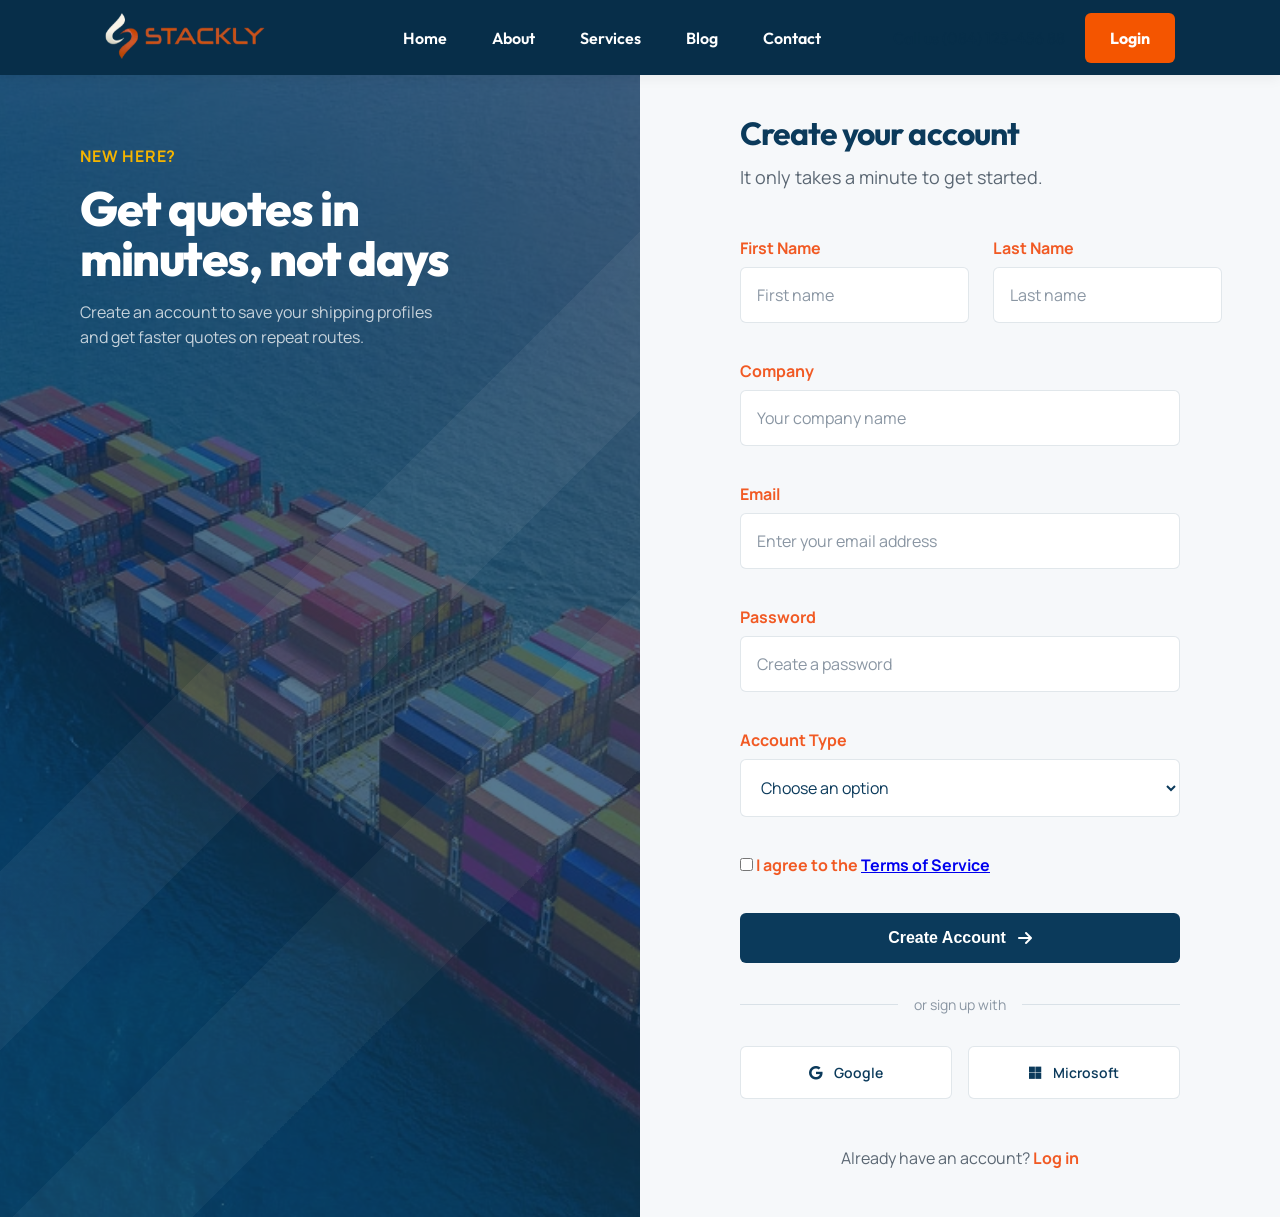
<file: signup.html>
<!DOCTYPE html>
<html lang="en">

<head>
    <meta charset="UTF-8">
    <meta name="viewport" content="width=device-width, initial-scale=1.0">
    <link rel="stylesheet" href="https://cdnjs.cloudflare.com/ajax/libs/font-awesome/6.7.2/css/all.min.css">
    <link
        href="https://fonts.googleapis.com/css2?family=Outfit:wght@300;400;500;600;700;800&family=Manrope:wght@400;500;600;700;800&display=swap"
        rel="stylesheet">
    <link rel="stylesheet" href="style.css">
    <link rel="stylesheet" href="pages-extra.css">
    <title>Sign Up - Stackly Freight Brokerage</title>
</head>

<body>

    <header class="header">
        <div class="logo-area">
            <a href="./index.html">
                <img src="./src/logo/Untitled design-compressed (1).webp" alt="Stackly logo">
            </a>
        </div>

        <nav class="nav-links">
            <a href="./home.html">Home</a>
            <a href="./about.html">About</a>
            <a href="./service.html">Services</a>
            <a href="./blog.html">Blog</a>
            <a href="./contact.html">Contact</a>
            <a href="./login.html" class="desktop-quote-btn">
                Login
            </a>
        </nav>

        <div class="contact">
            <div class="number">
                Call us (084) 123-456 88
            </div>

            <a href="./login.html" class="quote-btn">
                Login
            </a>
        </div>
        <div class="hamburger">
            <span></span>
            <span></span>
            <span></span>
        </div>

    </header>

    <section class="auth-section" style="padding-bottom:0;">
        <div class="auth-visual">
            <img src="./src/images/service_5.webp" alt="Sea freight container ship">
            <div class="auth-visual-content">
                <span class="eyebrow">New here?</span>
                <h2>Get quotes in minutes, not days</h2>
                <p>Create an account to save your shipping profiles and get faster quotes on repeat routes.</p>
            </div>
        </div>

        <div class="auth-form-wrap">
            <div class="auth-card">
              
                <h1>Create your account</h1>
                <p class="para">It only takes a minute to get started.</p>

                <form id="signupForm" novalidate>

    <div class="form-row" style="margin-bottom:0;">

        <div class="field">
            <label for="sFirstName">First Name</label>
            <input type="text" id="sFirstName" placeholder="First name" required>
            <small class="error"></small>
        </div>

        <div class="field">
            <label for="sLastName">Last Name</label>
            <input type="text" id="sLastName" placeholder="Last name" required>
            <small class="error"></small>
        </div>

    </div>

    <div class="field">
        <label for="sCompany">Company</label>
        <input type="text" id="sCompany" placeholder="Your company name">
        <small class="error"></small>
    </div>

    <div class="field">
        <label for="sEmail">Email</label>
        <input type="email" id="sEmail" placeholder="Enter your email address" required>
        <small class="error"></small>
    </div>

    <div class="field">
        <label for="sPassword">Password</label>
        <input type="password" id="sPassword" placeholder="Create a password" required>
        <small class="error"></small>
    </div>

    <div class="field">
        <label for="sRole">Account Type</label>
        <select id="sRole" required>
            <option value="" selected disabled>Choose an option</option>
            <option value="user">User</option>
            <option value="admin">Admin</option>
        </select>
        <small class="error"></small>
    </div>

    <div class="field">
    <div class="auth-checkbox">
        
        <input type="checkbox" id="terms">
        <label for="terms">
            I agree to the
            <a href="./404.html" target="_blank">Terms of Service</a>
        </label>
    </div>

    <small class="error" id="termsError"></small>
</div>
    <button type="submit" class="btn-primary">
        Create Account
        <i class="fa-solid fa-arrow-right"></i>
    </button>

</form>
                <div class="auth-divider">or sign up with</div>

                <div class="auth-social">
                    <button type="button"><i class="fa-brands fa-google"></i> Google</button>
                    <button type="button"><i class="fa-brands fa-microsoft"></i> Microsoft</button>
                </div>

                <p class="auth-switch">Already have an account? <a href="./login.html">Log in</a></p>
            </div>
        </div>
    </section>

    <script src="./nav.js"></script>
    <script>
        const form = document.getElementById("signupForm");

form.addEventListener("submit", function (e) {
    e.preventDefault();

    const firstName = document.getElementById("sFirstName");
    const lastName = document.getElementById("sLastName");
    const company = document.getElementById("sCompany");
    const email = document.getElementById("sEmail");
    const password = document.getElementById("sPassword");
    const role = document.getElementById("sRole");
    const terms = document.getElementById("terms");

    // Clear previous errors
    document.querySelectorAll(".error").forEach(function (error) {
        error.textContent = "";
    });

    let isValid = true;

    // First Name
    if (firstName.value.trim() === "") {
        document.querySelector("#sFirstName + .error").textContent = "First name is required";
        isValid = false;
    } else if (!/^[A-Za-z\s]+$/.test(firstName.value.trim())) {
        document.querySelector("#sFirstName + .error").textContent = "Only letters are allowed";
        isValid = false;
    }

    // Last Name
    if (lastName.value.trim() === "") {
        document.querySelector("#sLastName + .error").textContent = "Last name is required";
        isValid = false;
    } else if (!/^[A-Za-z\s]+$/.test(lastName.value.trim())) {
        document.querySelector("#sLastName + .error").textContent = "Only letters are allowed";
        isValid = false;
    }

    // Company (Optional)
    if (company.value.trim() !== "" && !/^[A-Za-z0-9\s]+$/.test(company.value.trim())) {
        document.querySelector("#sCompany + .error").textContent = "Invalid company name";
        isValid = false;
    }

    // Email
    if (email.value.trim() === "") {
        document.querySelector("#sEmail + .error").textContent = "Email is required";
        isValid = false;
    } else if (!/^[^\s@]+@[^\s@]+\.[^\s@]+$/.test(email.value.trim())) {
        document.querySelector("#sEmail + .error").textContent = "Enter a valid email";
        isValid = false;
    }

    // Password
    if (password.value.trim() === "") {
        document.querySelector("#sPassword + .error").textContent = "Password is required";
        isValid = false;
    } else if (password.value.length < 6) {
        document.querySelector("#sPassword + .error").textContent = "Minimum 6 characters";
        isValid = false;
    }

    // Role
    if (role.value === "") {
        document.querySelector("#sRole + .error").textContent = "Select an account type";
        isValid = false;
    }

    // Terms
    if (!terms.checked) {
        document.getElementById("termsError").textContent = "Please accept the Terms of Service";
        isValid = false;
    }

    // Success
    if (isValid) {

        // Save signup details (optional)
        localStorage.setItem("userEmail", email.value);
        localStorage.setItem("userRole", role.value);

       

        form.reset();

        // Redirect after 1 second
        setTimeout(function () {
            window.location.href = "login.html";
        }, 1000);
    }
});

// Only letters in First Name
document.getElementById("sFirstName").addEventListener("input", function () {
    this.value = this.value.replace(/[^A-Za-z\s]/g, "");
});

// Only letters in Last Name
document.getElementById("sLastName").addEventListener("input", function () {
    this.value = this.value.replace(/[^A-Za-z\s]/g, "");
});
const googleBtn = document.querySelector(".fa-google").parentElement;
const microsoftBtn = document.querySelector(".fa-microsoft").parentElement;

googleBtn.addEventListener("click", function () {
    window.location.href = "404.html";
});

microsoftBtn.addEventListener("click", function () {
    window.location.href = "404.html";
});

document.querySelectorAll(".error").forEach(function (error) {
    error.textContent = "";
});

document.getElementById("termsError").textContent = "";
    </script>
</body>

</html>
</file>
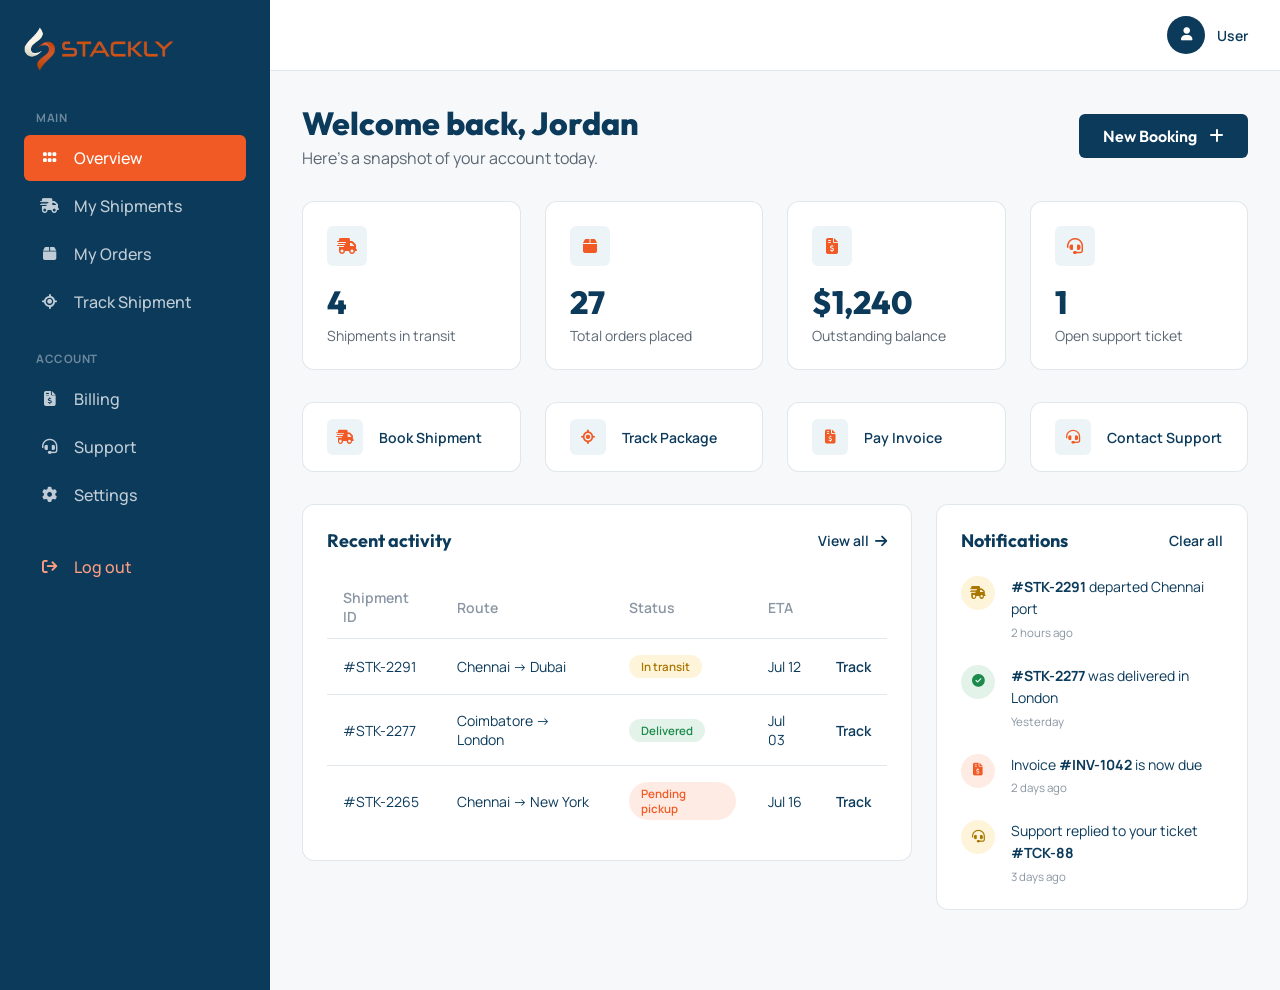
<file: user.html>
<!DOCTYPE html>
<html lang="en">
<head>
<meta charset="UTF-8">
<meta name="viewport" content="width=device-width, initial-scale=1.0">
<link rel="stylesheet" href="https://cdnjs.cloudflare.com/ajax/libs/font-awesome/6.7.2/css/all.min.css">
<link href="https://fonts.googleapis.com/css2?family=Outfit:wght@300;400;500;600;700;800&family=Manrope:wght@400;500;600;700;800&display=swap" rel="stylesheet">
<link rel="stylesheet" href="style.css">
<link rel="stylesheet" href="dashboard.css">
<title>My Dashboard — Stackly</title>
</head>
<body class="dashboard-body">

<div class="dash-shell">

    <!-- ============ SIDEBAR ============ -->
    <aside class="sidebar" id="sidebar">
        <div class="sidebar-top">
            <a href="./home.html" class="sidebar-logo">
                <img src="./src/logo/Untitled design-compressed (1).webp" alt="Stackly logo">
            </a>
            <button class="sidebar-close" id="sidebarClose" aria-label="Close menu"><i class="fa-solid fa-xmark"></i></button>
        </div>

     

        <nav class="sidebar-nav">
            <p class="nav-label">Main</p>
            <a href="#overview" class="nav-link active" data-section="overview">
                <i class="fa-solid fa-grip"></i> Overview
            </a>
            <a href="#shipments" class="nav-link" data-section="shipments">
                <i class="fa-solid fa-truck-fast"></i> My Shipments
            </a>
            <a href="#orders" class="nav-link" data-section="orders">
                <i class="fa-solid fa-box"></i> My Orders
            </a>
            <a href="#track" class="nav-link" data-section="track">
                <i class="fa-solid fa-location-crosshairs"></i> Track Shipment
            </a>

            <p class="nav-label">Account</p>
            <a href="#billing" class="nav-link" data-section="billing">
                <i class="fa-solid fa-file-invoice-dollar"></i> Billing
            </a>
            <a href="#support" class="nav-link" data-section="support">
                <i class="fa-solid fa-headset"></i> Support
            </a>
            <a href="#settings" class="nav-link" data-section="settings">
                <i class="fa-solid fa-gear"></i> Settings
            </a>
            <a href="./login.html" class="nav-link nav-link-danger">
                <i class="fa-solid fa-arrow-right-from-bracket"></i> Log out
            </a>
        </nav>
    </aside>

    <div class="sidebar-overlay" id="sidebarOverlay"></div>

    <!-- ============ MAIN ============ -->
    <div class="dash-main">

        <header class="topbar">
            <button class="menu-toggle" id="menuToggle" aria-label="Open menu">
                <i class="fa-solid fa-bars"></i>
            </button>

            <div class="topbar-search">
                <i class="fa-solid fa-magnifying-glass"></i>
                <input type="text" placeholder="Search your shipments, orders…">
            </div>

            <div class="topbar-actions">
                <button class="icon-btn" id="notifBtn" aria-label="Notifications">
                    <i class="fa-solid fa-bell"></i>
                    <span class="notif-dot"></span>
                </button>
                <div class="topbar-user">
                    <div class="topbar-avatar"><i class="fa-solid fa-user"></i></div>
                    <div class="topbar-user-text">
                        <p class="topbar-user-name">User</p>
                        <p class="topbar-user-email"><span id="userEmail"></span></p>
                    </div>
                    <i class="fa-solid fa-chevron-down"></i>
                </div>
            </div>
        </header>

        <!-- ============ OVERVIEW ============ -->
        <section class="dash-section active" id="overview">
            <div class="section-head">
                <div>
                    <h1>Welcome back, Jordan</h1>
                    <p class="section-sub">Here's a snapshot of your account today.</p>
                </div>
                <a href="./404.html" class="btn-primary">New Booking <i class="fa-solid fa-plus"></i></a>
            </div>

            <div class="kpi-grid">
                <div class="kpi-card">
                    <span class="kpi-icon"><i class="fa-solid fa-truck-fast"></i></span>
                    <h3>4</h3>
                    <p>Shipments in transit</p>
                </div>
                <div class="kpi-card">
                    <span class="kpi-icon"><i class="fa-solid fa-box"></i></span>
                    <h3>27</h3>
                    <p>Total orders placed</p>
                </div>
                <div class="kpi-card">
                    <span class="kpi-icon"><i class="fa-solid fa-file-invoice-dollar"></i></span>
                    <h3>$1,240</h3>
                    <p>Outstanding balance</p>
                </div>
                <div class="kpi-card">
                    <span class="kpi-icon"><i class="fa-solid fa-headset"></i></span>
                    <h3>1</h3>
                    <p>Open support ticket</p>
                </div>
            </div>

            <div class="quick-actions">
                <a href="./404.html" class="quick-action">
                    <span class="quick-action-icon"><i class="fa-solid fa-truck-fast"></i></span>
                    Book Shipment
                </a>
                <a href="./404.html" class="quick-action">
                    <span class="quick-action-icon"><i class="fa-solid fa-location-crosshairs"></i></span>
                    Track Package
                </a>
                <a href="./404.html" class="quick-action">
                    <span class="quick-action-icon"><i class="fa-solid fa-file-invoice-dollar"></i></span>
                    Pay Invoice
                </a>
                <a href="./404.html" class="quick-action">
                    <span class="quick-action-icon"><i class="fa-solid fa-headset"></i></span>
                    Contact Support
                </a>
            </div>

            <div class="content-grid">
                <div class="panel">
                    <div class="panel-head">
                        <h2>Recent activity</h2>
                        <a href="./404.html" class="link-read">View all <i class="fa-solid fa-arrow-right"></i></a>
                    </div>
                    <div class="table-wrap">
                        <table>
                            <thead>
                                <tr><th>Shipment ID</th><th>Route</th><th>Status</th><th>ETA</th><th></th></tr>
                            </thead>
                            <tbody>
                                <tr>
                                    <td>#STK-2291</td><td>Chennai → Dubai</td>
                                    <td><span class="status status-transit">In transit</span></td>
                                    <td>Jul 12</td>
                                    <td><a href="./404.html" class="link-read">Track</a></td>
                                </tr>
                                <tr>
                                    <td>#STK-2277</td><td>Coimbatore → London</td>
                                    <td><span class="status status-delivered">Delivered</span></td>
                                    <td>Jul 03</td>
                                    <td><a href="./404.html" class="link-read">Track</a></td>
                                </tr>
                                <tr>
                                    <td>#STK-2265</td><td>Chennai → New York</td>
                                    <td><span class="status status-pending">Pending pickup</span></td>
                                    <td>Jul 16</td>
                                    <td><a href="./404.html" class="link-read">Track</a></td>
                                </tr>
                            </tbody>
                        </table>
                    </div>
                </div>

                <div class="panel">
                    <div class="panel-head">
                        <h2>Notifications</h2>
                        <a href="./404.html" class="link-read">Clear all</a>
                    </div>
                    <ul class="activity-feed">
                        <li class="activity-item">
                            <span class="activity-icon activity-icon-transit"><i class="fa-solid fa-truck-fast"></i></span>
                            <div>
                                <p><strong>#STK-2291</strong> departed Chennai port</p>
                                <span class="activity-time">2 hours ago</span>
                            </div>
                        </li>
                        <li class="activity-item">
                            <span class="activity-icon activity-icon-delivered"><i class="fa-solid fa-circle-check"></i></span>
                            <div>
                                <p><strong>#STK-2277</strong> was delivered in London</p>
                                <span class="activity-time">Yesterday</span>
                            </div>
                        </li>
                        <li class="activity-item">
                            <span class="activity-icon activity-icon-pending"><i class="fa-solid fa-file-invoice-dollar"></i></span>
                            <div>
                                <p>Invoice <strong>#INV-1042</strong> is now due</p>
                                <span class="activity-time">2 days ago</span>
                            </div>
                        </li>
                        <li class="activity-item">
                            <span class="activity-icon activity-icon-transit"><i class="fa-solid fa-headset"></i></span>
                            <div>
                                <p>Support replied to your ticket <strong>#TCK-88</strong></p>
                                <span class="activity-time">3 days ago</span>
                            </div>
                        </li>
                    </ul>
                </div>
            </div>
        </section>

        <!-- ============ MY SHIPMENTS ============ -->
        <section class="dash-section" id="shipments">
            <div class="section-head">
                <div>
                    <h1>My Shipments</h1>
                    <p class="section-sub">Every shipment you've booked with us.</p>
                </div>
                <a href="./404.html" class="btn-primary">Book Shipment <i class="fa-solid fa-plus"></i></a>
            </div>

            <div class="kpi-grid kpi-grid-3">
                <div class="kpi-card">
                    <span class="kpi-icon"><i class="fa-solid fa-truck-fast"></i></span>
                    <h3>4</h3>
                    <p>In transit</p>
                </div>
                <div class="kpi-card">
                    <span class="kpi-icon"><i class="fa-solid fa-clock"></i></span>
                    <h3>2</h3>
                    <p>Pending pickup</p>
                </div>
                <div class="kpi-card">
                    <span class="kpi-icon"><i class="fa-solid fa-circle-check"></i></span>
                    <h3>21</h3>
                    <p>Delivered all-time</p>
                </div>
            </div>

            <div class="filter-tabs">
                <button class="filter-tab active">All</button>
                <button class="filter-tab">Sea freight</button>
                <button class="filter-tab">Air freight</button>
                <button class="filter-tab">Road freight</button>
            </div>

            <div class="panel">
                <div class="table-wrap">
                    <table>
                        <thead>
                            <tr><th>Shipment ID</th><th>Route</th><th>Freight type</th><th>Status</th><th>ETA</th><th></th></tr>
                        </thead>
                        <tbody>
                            <tr>
                                <td>#STK-2291</td><td>Chennai → Dubai</td><td>Sea freight</td>
                                <td><span class="status status-transit">In transit</span></td>
                                <td>Jul 12</td>
                                <td><a href="./404.html" class="link-read">Track</a></td>
                            </tr>
                            <tr>
                                <td>#STK-2277</td><td>Coimbatore → London</td><td>Air freight</td>
                                <td><span class="status status-delivered">Delivered</span></td>
                                <td>Jul 03</td>
                                <td><a href="./404.html" class="link-read">Track</a></td>
                            </tr>
                            <tr>
                                <td>#STK-2265</td><td>Chennai → New York</td><td>Sea freight</td>
                                <td><span class="status status-pending">Pending pickup</span></td>
                                <td>Jul 16</td>
                                <td><a href="./404.html" class="link-read">Track</a></td>
                            </tr>
                            <tr>
                                <td>#STK-2210</td><td>Bangalore → Singapore</td><td>Road freight</td>
                                <td><span class="status status-delivered">Delivered</span></td>
                                <td>Jun 21</td>
                                <td><a href="./404.html" class="link-read">Track</a></td>
                            </tr>
                        </tbody>
                    </table>
                </div>
            </div>
        </section>

        <!-- ============ MY ORDERS ============ -->
        <section class="dash-section" id="orders">
            <div class="section-head">
                <div>
                    <h1>My Orders</h1>
                    <p class="section-sub">Order history and current requests.</p>
                </div>
                <a href="./404.html" class="btn-primary">Place Order <i class="fa-solid fa-plus"></i></a>
            </div>
            <div class="panel">
                <div class="table-wrap">
                    <table>
                        <thead>
                            <tr><th>Order ID</th><th>Items</th><th>Placed</th><th>Total</th><th>Status</th><th></th></tr>
                        </thead>
                        <tbody>
                            <tr>
                                <td>#ORD-1192</td><td>3 pallets</td><td>Jul 06, 2026</td><td>$1,240.00</td>
                                <td><span class="status status-pending">Processing</span></td>
                                <td><a href="./404.html" class="link-read">View</a></td>
                            </tr>
                            <tr>
                                <td>#ORD-1150</td><td>1 container</td><td>Jun 18, 2026</td><td>$6,800.00</td>
                                <td><span class="status status-delivered">Fulfilled</span></td>
                                <td><a href="./404.html" class="link-read">View</a></td>
                            </tr>
                            <tr>
                                <td>#ORD-1109</td><td>8 boxes</td><td>May 27, 2026</td><td>$320.00</td>
                                <td><span class="status status-delivered">Fulfilled</span></td>
                                <td><a href="./404.html" class="link-read">Reorder</a></td>
                            </tr>
                            <tr>
                                <td>#ORD-1084</td><td>2 pallets</td><td>May 02, 2026</td><td>$980.00</td>
                                <td><span class="status status-delivered">Fulfilled</span></td>
                                <td><a href="./404.html" class="link-read">Reorder</a></td>
                            </tr>
                        </tbody>
                    </table>
                </div>
            </div>
        </section>

        <!-- ============ TRACK SHIPMENT ============ -->
        <section class="dash-section" id="track">
            <div class="section-head">
                <div>
                    <h1>Track Shipment</h1>
                    <p class="section-sub">Enter a tracking number to see live status.</p>
                </div>
            </div>
            <div class="panel">
                <form class="track-form" id="trackForm">
                    <input type="text" placeholder="Enter tracking number, e.g. STK-2291" required>
                    <button type="submit" class="btn-primary">Track <i class="fa-solid fa-magnifying-glass"></i></button>
                </form>

                <div class="tracker">
                    <div class="tracker-step done">
                        <span class="tracker-dot"></span>
                        <p>Order confirmed</p>
                        <span class="tracker-date">Jul 05</span>
                    </div>
                    <div class="tracker-step done">
                        <span class="tracker-dot"></span>
                        <p>Picked up</p>
                        <span class="tracker-date">Jul 06</span>
                    </div>
                    <div class="tracker-step active">
                        <span class="tracker-dot"></span>
                        <p>In transit</p>
                        <span class="tracker-date">Jul 09</span>
                    </div>
                    <div class="tracker-step">
                        <span class="tracker-dot"></span>
                        <p>Out for delivery</p>
                        <span class="tracker-date">—</span>
                    </div>
                    <div class="tracker-step">
                        <span class="tracker-dot"></span>
                        <p>Delivered</p>
                        <span class="tracker-date">—</span>
                    </div>
                </div>
            </div>
        </section>

        <!-- ============ BILLING ============ -->
        <section class="dash-section" id="billing">
            <div class="section-head">
                <div>
                    <h1>Billing</h1>
                    <p class="section-sub">Invoices and payment history.</p>
                </div>
                <a href="./404.html" class="btn-primary">Download Statement <i class="fa-solid fa-arrow-down"></i></a>
            </div>
            <div class="panel">
                <div class="table-wrap">
                    <table>
                        <thead>
                            <tr><th>Invoice</th><th>Date</th><th>Amount</th><th>Status</th><th></th></tr>
                        </thead>
                        <tbody>
                            <tr>
                                <td>#INV-1042</td><td>Jul 01, 2026</td><td>$620.00</td>
                                <td><span class="status status-pending">Unpaid</span></td>
                                <td><a href="./404.html" class="link-read">Pay now</a></td>
                            </tr>
                            <tr>
                                <td>#INV-1031</td><td>Jun 01, 2026</td><td>$410.00</td>
                                <td><span class="status status-delivered">Paid</span></td>
                                <td><a href="./404.html" class="link-read">View</a></td>
                            </tr>
                            <tr>
                                <td>#INV-1020</td><td>May 01, 2026</td><td>$210.00</td>
                                <td><span class="status status-delivered">Paid</span></td>
                                <td><a href="./404.html" class="link-read">View</a></td>
                            </tr>
                        </tbody>
                    </table>
                </div>
            </div>
        </section>

        <!-- ============ SUPPORT ============ -->
        <section class="dash-section" id="support">
            <div class="section-head">
                <div>
                    <h1>Support</h1>
                    <p class="section-sub">Get help with an order, shipment, or invoice.</p>
                </div>
                <a href="./404.html" class="btn-primary">New Ticket <i class="fa-solid fa-plus"></i></a>
            </div>

            <div class="content-grid">
                <div class="panel">
                    <div class="panel-head"><h2>Your tickets</h2></div>
                    <ul class="message-list">
                        <li class="message-item unread">
                            <div class="message-avatar">S</div>
                            <div class="message-body">
                                <div class="message-top">
                                    <p class="message-name">#TCK-88 · Delayed shipment</p>
                                    <span class="message-time">2 days ago</span>
                                </div>
                                <p class="message-snippet">Support replied: "We've flagged this with the carrier and…"</p>
                            </div>
                        </li>
                        <li class="message-item">
                            <div class="message-avatar">S</div>
                            <div class="message-body">
                                <div class="message-top">
                                    <p class="message-name">#TCK-72 · Invoice question</p>
                                    <span class="message-time">Jun 14</span>
                                </div>
                                <p class="message-snippet">Resolved — refund was applied to invoice #INV-1020.</p>
                            </div>
                        </li>
                        <li class="message-item">
                            <div class="message-avatar">S</div>
                            <div class="message-body">
                                <div class="message-top">
                                    <p class="message-name">#TCK-55 · Address change</p>
                                    <span class="message-time">May 30</span>
                                </div>
                                <p class="message-snippet">Resolved — delivery address updated for #STK-2210.</p>
                            </div>
                        </li>
                    </ul>
                </div>

                <div class="panel">
                    <div class="panel-head"><h2>Quick help</h2></div>
                    <ul class="activity-feed">
                        <li class="activity-item">
                            <span class="activity-icon activity-icon-transit"><i class="fa-solid fa-circle-question"></i></span>
                            <div><a href="./404.html" class="link-read">How do I track a shipment?</a></div>
                        </li>
                        <li class="activity-item">
                            <span class="activity-icon activity-icon-pending"><i class="fa-solid fa-circle-question"></i></span>
                            <div><a href="./404.html" class="link-read">How do I update my billing details?</a></div>
                        </li>
                        <li class="activity-item">
                            <span class="activity-icon activity-icon-delivered"><i class="fa-solid fa-circle-question"></i></span>
                            <div><a href="./404.html" class="link-read">What freight types do you support?</a></div>
                        </li>
                    </ul>
                </div>
            </div>
        </section>

        <!-- ============ SETTINGS ============ -->
        <section class="dash-section" id="settings">
            <div class="section-head">
                <div>
                    <h1>Settings</h1>
                    <p class="section-sub">Manage your profile and notification preferences.</p>
                </div>
            </div>

            <div class="content-grid">
                <div class="panel">
                    <div class="panel-head"><h2>Profile</h2></div>
                    <form class="settings-form" id="settingsForm">
                        <div class="form-grid">
                            <div class="field">
                                <label for="sName">Full name</label>
                                <input type="text" id="sName" value="Jordan Diaz">
                            </div>
                            <div class="field">
                                <label for="sEmail">Email</label>
                                <input type="email" id="sEmail" value="jordan.diaz@client.com">
                            </div>
                            <div class="field">
                                <label for="sPhone">Phone</label>
                                <input type="tel" id="sPhone" placeholder="Add phone number">
                            </div>
                            <div class="field">
                                <label for="sCompany">Company</label>
                                <input type="text" id="sCompany" placeholder="Add company name">
                            </div>
                        </div>
                        <button type="submit" class="btn-primary">Save changes <i class="fa-solid fa-check"></i></button>
                    </form>
                </div>

                <div class="panel">
                    <div class="panel-head"><h2>Notifications</h2></div>
                    <div class="toggle-row">
                        <div>
                            <p class="toggle-title">Shipment updates</p>
                            <p class="toggle-sub">Email when a shipment status changes</p>
                        </div>
                        <label class="switch"><input type="checkbox" checked><span class="slider"></span></label>
                    </div>
                    <div class="toggle-row">
                        <div>
                            <p class="toggle-title">Billing reminders</p>
                            <p class="toggle-sub">Alert before an invoice is due</p>
                        </div>
                        <label class="switch"><input type="checkbox" checked><span class="slider"></span></label>
                    </div>
                    <div class="toggle-row">
                        <div>
                            <p class="toggle-title">Marketing emails</p>
                            <p class="toggle-sub">Occasional offers and product news</p>
                        </div>
                        <label class="switch"><input type="checkbox"><span class="slider"></span></label>
                    </div>
                </div>
            </div>
        </section>

    </div>
</div>

<script src="dashboard.js"></script>
</body>
</html>
</file>
<file: style.css>
:root{

  /* ========== COLORS ========== */

  --primary: #0B3A5B;
  --primary-dark: #072E49;
  --secondary: #F15A24;
  --accent: #F4B400;

  --white: #ffffff;
  --black: #101010;

  --text-primary: #0B3A5B;
  --text-secondary: #5B6773;
  --text-light: #8A96A3;

  --bg-body: #F6F8FA;
  --bg-section: #EDF4F8;
  --bg-dark: #0B3A5B;

  --border: rgba(11,58,91,.12);

  /* ========== TYPOGRAPHY ========== */

  --font-primary: "Outfit", sans-serif;
  --font-secondary: "Manrope", sans-serif;

  --fw-light:300;
  --fw-regular:400;
  --fw-medium:500;
  --fw-semibold:600;
  --fw-bold:700;
  --fw-extrabold:800;

  /* Font Sizes */

  --fs-xs:.875rem;
  --fs-sm:1rem;
  --fs-md:1.125rem;
  --fs-lg:1.5rem;
  --fs-xl:2rem;
  --fs-2xl:3rem;
  --fs-3xl:4rem;
  --fs-4xl:5rem;
  --fs-hero:clamp(3rem,6vw,6rem);

  /* Line Heights */

  --lh-tight:1;
  --lh-heading:1.05;
  --lh-body:1.6;

  /* Letter Spacing */

  --tracking-tight:-0.03em;
  --tracking-normal:0;
  --tracking-wide:.05em;

  /* ========== SPACING ========== */

  --space-xs:.5rem;
  --space-sm:.75rem;
  --space-md:1rem;
  --space-lg:1.5rem;
  --space-xl:2rem;
  --space-2xl:3rem;
  --space-3xl:5rem;
  --space-section:7rem;

  /* ========== LAYOUT ========== */

  --container:1200px;
  --container-lg:1440px;

  --radius-sm:6px;
  --radius-md:12px;
  --radius-lg:20px;
  --radius-xl:32px;
  --radius-full:999px;

  /* ========== SHADOWS ========== */

  --shadow-sm:0 4px 12px rgba(0,0,0,.05);
  --shadow-md:0 12px 30px rgba(0,0,0,.08);
  --shadow-lg:0 20px 60px rgba(0,0,0,.12);

  /* ========== TRANSITIONS ========== */

  --transition:.35s cubic-bezier(.2,.7,.2,1);

  /* ========== Z INDEX ========== */

  --z-header:1000;
  --z-dropdown:1010;
  --z-modal:9999;

  /* ========== ANIMATION ========== */

  --ease-out:cubic-bezier(.16,1,.3,1);
  --anim-fast:.3s;
  --anim-base:.7s;
  --anim-slow:1.1s;
  --reveal-distance:36px;
}


*{
    padding: 0;
    margin: 0;
    box-sizing: border-box;
}
html,body{
    width: 100%;
    overflow-x: hidden;
    font-family: "Outfit", sans-serif;
}
html{
    scroll-behavior: smooth;
}

/* ========== KEYFRAMES ========== */

@keyframes sk-fade-in{
    from{ opacity: 0; }
    to{ opacity: 1; }
}
@keyframes sk-fade-up{
    from{ opacity: 0; transform: translateY(var(--reveal-distance)); }
    to{ opacity: 1; transform: translateY(0); }
}
@keyframes sk-fade-down{
    from{ opacity: 0; transform: translateY(calc(-1 * var(--reveal-distance))); }
    to{ opacity: 1; transform: translateY(0); }
}
@keyframes sk-fade-left{
    from{ opacity: 0; transform: translateX(40px); }
    to{ opacity: 1; transform: translateX(0); }
}
@keyframes sk-fade-right{
    from{ opacity: 0; transform: translateX(-40px); }
    to{ opacity: 1; transform: translateX(0); }
}
@keyframes sk-scale-in{
    from{ opacity: 0; transform: scale(.92); }
    to{ opacity: 1; transform: scale(1); }
}
@keyframes sk-float{
    0%,100%{ transform: translateY(0); }
    50%{ transform: translateY(-10px); }
}
@keyframes sk-pulse-ring{
    0%{ box-shadow: 0 0 0 0 rgba(241,90,36,.35); }
    100%{ box-shadow: 0 0 0 14px rgba(241,90,36,0); }
}

/* ========== SCROLL-REVEAL SYSTEM ==========
   Add .sk-animate (+ optional .sk-fade-left / .sk-fade-right / .sk-scale)
   to any element in the markup; toggle .sk-in-view via the shared
   IntersectionObserver in script.js to trigger the reveal. Add
   .sk-delay-1 through .sk-delay-6 to stagger groups of elements. */

.sk-animate{
    opacity: 0;
    transform: translateY(var(--reveal-distance));
    transition: opacity var(--anim-base) var(--ease-out),
                transform var(--anim-base) var(--ease-out);
    will-change: opacity, transform;
}
.sk-animate.sk-fade-left{ transform: translateX(40px); }
.sk-animate.sk-fade-right{ transform: translateX(-40px); }
.sk-animate.sk-scale{ transform: scale(.92); }

.sk-animate.sk-in-view{
    opacity: 1;
    transform: none;
}

.sk-delay-1{ transition-delay: .08s; }
.sk-delay-2{ transition-delay: .16s; }
.sk-delay-3{ transition-delay: .24s; }
.sk-delay-4{ transition-delay: .32s; }
.sk-delay-5{ transition-delay: .4s; }
.sk-delay-6{ transition-delay: .48s; }

/* Respect people who've asked for less motion */
@media (prefers-reduced-motion: reduce){
    html{ scroll-behavior: auto; }
    *,
    *::before,
    *::after{
        animation-duration: .001ms !important;
        animation-iteration-count: 1 !important;
        transition-duration: .001ms !important;
        scroll-behavior: auto !important;
    }
    .sk-animate{
        opacity: 1;
        transform: none;
    }
}
section{
    width: 100%;
    padding: 0 0 100px 0 ;
    background-color: var(--bg-body)
}

.header{
    position:fixed;
    top:0;
    left:0;
    width:100%;
    z-index:1000;
    display:flex;
    align-items:center;
    justify-content:space-between;
    height:75px;
    overflow: visible;
    padding:0 60px;
    background:var(--primary-dark); 
    box-shadow: var(--shadow-sm);
    backdrop-filter: blur(30px);
}


/* diagonal shape */
.logo-area{
    width:220px;
    height:100%;
    display:flex;
    align-items:center;
    padding:0 45px;
    position:relative;
    flex: 1;
    
}
.logo-area img{
    width: 160px;
    height: 100%;
    object-fit: cover;
}

.nav-links{
    margin:0px 10px;
    display:flex;
    justify-content: center;
    align-items:center;
    gap:45px;
    z-index:100000;
     flex: 2;
    position: relative;
}

.nav-links a{
    color:rgb(255, 255, 255);
    text-decoration:none;
    font-weight:600;
    position:relative;
    transition: var(--transition);
}

.nav-links a:hover{
    color: var(--accent);
}
.nav-links a:hover::after{
    width:100%;
}
.nav-links a.active{
    color: var(--secondary);
}
.contact{
    color:var(--primary-dark);
    padding:0 45px;
    display: flex;
    flex-wrap: nowrap;
    gap: 20px;
    align-items: center;
    position:relative;
    gap: 20px;
    flex: 0 0 auto;
}

.quote-btn{
    background:#f45500;
    color:white;
    text-decoration:none;
    padding:15px 25px;
    font-weight:700;
    transition: var(--transition);
    border-radius: var(--radius-sm);
    animation: sk-pulse-ring 2.6s ease-out 1.5s infinite;
}
.quote-btn:hover{
    background: white;
    color: var(--primary);
    transform: translateY(-2px);
    animation-play-state: paused;
}
.quote-btn:active{
    transform: translateY(0);
}
.desktop-quote-btn{
    display: none;
}
.hero-grid{
    height: 100vh;
    display: grid;
    grid-template-columns: 1fr 1fr;
    
}
.hero-left{
    background-image:
        linear-gradient(135deg, transparent 45%, rgba(255,255,255,.08) 45%, rgba(255,255,255,.08) 55%, transparent 55%),
        linear-gradient(135deg, transparent 65%, rgba(255,255,255,.06) 65%, rgba(255,255,255,.06) 75%, transparent 75%);
    background-size: 100% 100%;
    background-color:#F15A24;
    height: 100vh;
    width: 100%;
    color: white;
    display: flex;
    flex-direction: column;
    text-align: flex-start;
    align-content: flex-start;
    align-items: flex-start;
    justify-content: center;
    flex-wrap: wrap;
    gap: 15px;
    padding:0 0 0  80px;
    font-weight: 600;
    font-family:var(--font-primary);
}
.hero-left h1{
    font-size:var(--fs-hero);
    line-height:95.5px;
}
.hero-left :nth-child(1),
.hero-left :nth-child(2),
.hero-left :nth-child(3),
.hero-left :nth-child(4){
    opacity: 0;
    animation: sk-fade-up var(--anim-slow) var(--ease-out) forwards;
}
.hero-left :nth-child(1){
    font-size:var(--fs-lg);
    margin-bottom: 5px;
    animation-delay: .1s;
}
.hero-left h1{
    animation-delay: .22s;
}
.hero-left :nth-child(3){
    font-size:var(--fs-lg);
    margin-top: 10px;
    animation-delay: .38s;
}
.hero-left a{
    text-decoration: none;
    color: var(--black);
    font-size:var(--fs-md);
    margin-top: 20px;
    padding: 20px 20px;
    background-color: white;
    transition: var(--transition);
    animation-delay: .52s;
}
.hero-left a:hover{
    background-color: var(--accent);
    color: var(--white);
    transform: translateX(4px);
}
.hero-left a i{
    margin-left: 5px;
    rotate: -45deg;
    position: relative;
    top: 3px;
    transition: transform var(--anim-fast) var(--ease-out);
}
.hero-left a:hover i{
    transform: translate(3px,3px) rotate(-45deg);
}
.hero-right{
    position: relative;
    background:url(./src/images/h3_bg-1-compressed.webp);
    background-size: cover;
    background-repeat: no-repeat;
    background-position: center;
    animation: sk-fade-left var(--anim-slow) var(--ease-out) .15s both;
}
.hero-right::before{
    width: 100%;
    height: 100%;
     content:"";
    position:absolute;
    inset: 0;
    background:rgba(0, 0, 0, 0.159);
}

.home-service{
    display: flex;
    align-items: center;
    flex-direction: column;
    justify-content: center;
    background-color: var(--bg-body);
}
.home-service .title{
    width: 100%;
    padding: 20px 10px;
    max-width:var(--container);
    display: flex;
    flex-direction: column;
    justify-content: center;
}
.home-service .sub-title{
    display: grid;
    grid-template-columns: 1fr 1fr;
    align-items: center;
    gap: var(--space-xl);
    padding-top: var(--space-lg);
}

.home-service .title h3{
    font-size:var(--fs-2xl);
    color: var(--bg-dark);
    padding-right: 20px;
    padding-bottom: 50px;
    position: relative;
    font-weight: var(--fw-bold);
}
.home-service .title h3::before{
     content:"";
    position:absolute;
    left:0;
    top:100%;
    transform:translateY(-50%);
    width:100%;
    height:1px;
    background: var(--border);
}

.para{
    color: var(--text-secondary);
    font-size: var(--fs-md);
    font-family: var(--font-secondary);
}
.sub-title :nth-child(1){
    font-size: var(--fs-md);
    color: var(--secondary);
    font-weight: var(--fw-semibold);
}
.sub-title p i{
    margin-left: 6px;
    font-size: var(--fs-xs);
}

/* ========== SERVICE GRID ========== */

.service-grid{
    max-width: var(--container);
    margin: var(--space-3xl) auto 0;
    display: grid;
    grid-template-columns: 1fr 1fr;
    gap: var(--space-xl);
}

.serivce-card{
    background: var(--white);
    border-radius: var(--radius-md);
    overflow: hidden;
    display: flex;
    align-items: stretch;
    box-shadow: var(--shadow-sm);
    transition: var(--transition);
    border: 1px solid var(--border);
}
/* Add class="serivce-card sk-animate sk-delay-N" in markup to stagger these in on scroll */
.serivce-card:nth-child(1){ transition-delay: 0s; }
.serivce-card:nth-child(2){ transition-delay: .06s; }
.serivce-card:nth-child(3){ transition-delay: .12s; }
.serivce-card:nth-child(4){ transition-delay: .18s; }
.serivce-card:nth-child(5){ transition-delay: .24s; }
.serivce-card:nth-child(6){ transition-delay: .3s; }
.serivce-card:hover{
    box-shadow: var(--shadow-lg);
    transform: translateY(-6px);
    border-color: transparent;
}
.serivce-card .card-left{
    flex: 1.1;
    padding: var(--space-xl);
    display: flex;
    flex-direction: column;
    justify-content: center;
    gap: var(--space-sm);
}
.serivce-card .card-left h6{
    font-size: var(--fs-lg);
    color: var(--text-primary);
    font-weight: var(--fw-bold);
}
.serivce-card .card-left p{
    font-size: var(--fs-xs);
    color: var(--text-secondary);
    font-family: var(--font-secondary);
    line-height: var(--lh-body);
}
.serivce-card .card-left .arrow{
    width: 42px;
    height: 42px;
    border-radius: var(--radius-full);
    background: var(--bg-section);
    color: var(--secondary);
    display: flex;
    align-items: center;
    justify-content: center;
    margin-top: var(--space-sm);
    transition: var(--transition);
}
.serivce-card .card-left .arrow i{
    rotate: -45deg;
}
.serivce-card:hover .card-left .arrow{
    background: var(--secondary);
    color: var(--white);
}
.serivce-card .right{
    flex: .9;
    min-height: 220px;
    overflow: hidden;
}
.serivce-card .right img{
    width: 100%;
    height: 100%;
    object-fit: cover;
    display: block;
    transition: var(--transition);
}
.serivce-card:hover .right img{
    transform: scale(1.08);
}

/* ========== ABOUT / STATS SECTION ========== */

.about-stats{
    background: var(--white);
    padding: var(--space-3xl) 0;
}

.about-inner{
    max-width: var(--container);
    margin: 0 auto;
    padding: 0 var(--space-xl);
    display: grid;
    grid-template-columns: 1fr 1fr;
    column-gap: var(--space-3xl);
    row-gap: var(--space-2xl);
}

.about-img{
    grid-column: 1;
    grid-row: 1;
    border-radius: var(--radius-sm);
    overflow: hidden;
}
.about-img img{
    width: 100%;
    height: 100%;
    object-fit: cover;
    display: block;
}

.about-content{
    grid-column: 2;
    grid-row: 1;
    display: flex;
    flex-direction: column;
    justify-content: center;
}

.eyebrow-link{
    display: inline-flex;
    align-items: center;
    gap: var(--space-xs);
    color: var(--secondary);
    font-weight: var(--fw-bold);
    font-size: var(--fs-sm);
    text-decoration: none;
    margin-bottom: var(--space-lg);
    width: fit-content;
    transition: var(--transition);
}
.eyebrow-link i{
    font-size: var(--fs-xs);
    rotate: -45deg;
    transition: var(--transition);
}
.eyebrow-link:hover{
    color: var(--primary-dark);
}
.eyebrow-link:hover i{
    transform: translateX(3px);
}

.about-content h2{
    font-family: var(--font-primary);
    font-size: var(--fs-3xl);
    line-height: var(--lh-heading);
    color: var(--primary);
    font-weight: var(--fw-bold);
    letter-spacing: var(--tracking-tight);
    margin-bottom: var(--space-xl);
}

.about-content .para{
    color: var(--primary);
    font-family: var(--font-secondary);
    font-size: var(--fs-md);
    line-height: var(--lh-body);
    max-width: 46ch;
    margin-bottom: var(--space-xl);
}

.btn-primary{
    display: inline-flex;
    align-items: center;
    gap: var(--space-sm);
    background: var(--primary);
    color: var(--white);
    font-weight: var(--fw-semibold);
    font-size: var(--fs-sm);
    text-decoration: none;
    padding: var(--space-md) var(--space-xl);
    border-radius: var(--radius-sm);
    width: fit-content;
    transition: var(--transition);
    border: none;
    cursor: pointer;
}
.btn-primary i{
    transition: var(--transition);
}
.btn-primary:hover{
    background: var(--secondary);
}
.btn-primary:hover i{
    transform: translateX(3px);
}

.stats-row{
    grid-column: 1 / -1;
    grid-row: 2;
    margin-top: var(--space-lg);
}

.stats-caption{
    color: var(--text-light);
    font-family: var(--font-secondary);
    font-size: var(--fs-sm);
    font-weight: var(--fw-semibold);
    margin-bottom: var(--space-lg);
}

.stats-grid{
    display: grid;
    grid-template-columns: repeat(4, 1fr);
}

.stat-item{
    border-top: 1px solid var(--border);
    padding-top: var(--space-lg);
}
.stat-item:not(:first-child){
    padding-left: var(--space-xl);
}

.stat-item h3{
    font-family: var(--font-primary);
    font-size: var(--fs-3xl);
    font-weight: var(--fw-bold);
    color: var(--primary);
    line-height: var(--lh-tight);
    display: flex;
    align-items: baseline;
}
.stat-item h3 .stat-suffix,
.stat-item h3 .stat-unit{
    color: var(--secondary);
}

.stat-item p{
    font-family: var(--font-secondary);
    color: var(--primary);
    font-weight: var(--fw-semibold);
    font-size: var(--fs-md);
    margin-top: var(--space-sm);
}
/* ========== WORK PROCESS SECTION ========== */

.process{
    background: var(--bg-body);
    padding: var(--space-3xl) 0;
}

.process-inner{
    max-width: var(--container);
    margin: 0 auto;
    padding: 0 var(--space-xl);
}

.process-head{
    display: grid;
    grid-template-columns: 1fr 1fr;
    gap: var(--space-2xl);
    align-items: end;
    margin-bottom: var(--space-3xl);
}

.process-head .eyebrow{
    color: var(--secondary);
    font-weight: var(--fw-bold);
    font-size: var(--fs-sm);
    text-transform: uppercase;
    letter-spacing: var(--tracking-wide);
    margin-bottom: var(--space-sm);
}

.process-head-left h2{
    font-family: var(--font-primary);
    font-size: var(--fs-3xl);
    line-height: var(--lh-heading);
    color: var(--primary);
    font-weight: var(--fw-bold);
    letter-spacing: var(--tracking-tight);
}

.process-head-right .para{
    color: var(--text-secondary);
    font-family: var(--font-secondary);
    font-size: var(--fs-md);
    line-height: var(--lh-body);
    margin-bottom: var(--space-lg);
    max-width: 46ch;
}

.process-grid{
    display: grid;
    grid-template-columns: repeat(3, 1fr);
    gap: var(--space-xl);
}

.process-step{
    background: var(--white);
    border: 1px solid var(--border);
    border-radius: var(--radius-md);
    padding: var(--space-2xl) var(--space-xl);
    transition: var(--transition);
    opacity: 0;
    transform: translateY(30px);
}
.process-step.in-view{
    opacity: 1;
    transform: translateY(0);
}
.process-step:hover{
    border-color: var(--secondary);
    box-shadow: var(--shadow-md);
    transform: translateY(-6px);
}

.process-num{
    display: block;
    font-family: var(--font-primary);
    font-size: var(--fs-2xl);
    font-weight: var(--fw-extrabold);
    color: var(--bg-section);
    -webkit-text-stroke: 1px var(--border);
    line-height: 1;
    margin-bottom: var(--space-lg);
    transition: var(--transition);
}
.process-step:hover .process-num{
    color: var(--secondary);
    -webkit-text-stroke: 1px var(--secondary);
}

.process-step h3{
    font-family: var(--font-primary);
    font-size: var(--fs-lg);
    font-weight: var(--fw-bold);
    color: var(--primary);
    margin-bottom: var(--space-sm);
}

.process-step p{
    font-family: var(--font-secondary);
    color: var(--text-secondary);
    font-size: var(--fs-xs);
    line-height: var(--lh-body);
}


@media (max-width: 1024px){
    .process-head{
        grid-template-columns: 1fr;
        align-items: start;
        gap: var(--space-lg);
    }
    .process-head-left h2{
        font-size: var(--fs-2xl);
    }
    .process-grid{
        grid-template-columns: 1fr 1fr;
    }
}

@media (max-width: 640px){
    .process-grid{
        grid-template-columns: 1fr;
    }
}
@media (max-width: 1024px){
    .about-inner{
        grid-template-columns: 1fr;
    }
    .about-img,
    .about-content{
        grid-column: 1;
    }
    .about-img{ grid-row: 1; }
    .about-content{ grid-row: 2; }
    .stats-row{ grid-row: 3; }

    .about-content h2{
        font-size: var(--fs-2xl);
    }
    .stats-grid{
        grid-template-columns: repeat(2, 1fr);
        row-gap: var(--space-xl);
    }
    .stat-item:nth-child(3){
        padding-left: 0;
    }
}

@media (max-width: 560px){
    .stats-grid{
        grid-template-columns: 1fr;
    }
    .stat-item{
        padding-left: 0 !important;
    }
}
@media (max-width:1140px) {
    .contact::before{
        display: none;
    }
    .hamburger{
        
        width: 40px;
        height: 40px;
        display: flex;
        flex-direction: column;
        align-items: center;
        justify-content: center;
        gap: 6px;
        background-color: #f45500;
       
    }
    .hamburger span{
        height: 2px;
        width: 28px;
        border-radius: 25px;
        background-color: rgb(255, 255, 255);  
         transition: 0.4s ease; 
    }
    .hamburger.active span:nth-child(1){
            transform:translateY(9px) rotate(45deg);
    }
    .hamburger.active span:nth-child(2){
           opacity: 0;
    }
    .hamburger.active span:nth-child(3){
            transform:translateY(-9px) rotate(-45deg);
    }
    .nav-links{
        position: fixed;
        top: 75px;
        left: 0px;
        width: 100vw;
        height: 100vh;
        padding: 20px;
        background: var(--primary-dark);
        
        display: flex;
        flex-direction: column;
        justify-content: flex-start;
        align-items: flex-start;

        transform: translateX(100%);
        transition: .35s ease;

        z-index: 999999;
    }
    .nav-links.active{
        transform: translateX(-0);
        margin: 0;
    }
    .nav-links a{
        width: 100%;
        color: white;
        padding: var(--space-md) 0;
        border-bottom: 1px solid rgba(255,255,255,.1);
    }
    .header{
        padding: 0 20px;
    }
    .logo-area{
        padding: 0 15px;
    }
    .logo-area::before{
        display: none;
    }
    .quote-btn{
        padding:15px 25px;
    }
    .hero-left{
        padding: 40px;
        gap: 10px;
    }
    .hero-left h1{
        line-height: 75px;
    }
    .service-grid{
        grid-template-columns: 1fr;
        padding: 0 20px;
    }
    .home-service .sub-title{
        grid-template-columns: 1fr;
        gap: var(--space-sm);
    }
 
}
@media (max-width:720px) {
    .header{
        padding: 0;
    }
  
    .hero-grid{
        grid-template-columns: 1fr;
        grid-template-rows: auto auto;
        height: auto;
    }

    .hero-right{
        min-height: 320px;
        height: 45vh;
        background-position: end;
    }

    .hero-left{
        padding: 30px 20px;
        padding-top: 30px;      /* was 250px — no longer needed */
        justify-content: center;
      height: 90vh;
    }

    .number{
        display: none;
    }
    .quote-btn{
        display: none;
    }
    .desktop-quote-btn{
        display: flex;
         background:#f45500;
    color:white;
    text-decoration:none;
    padding:25px 35px;
    font-weight:700;
    margin-top: 5px;
    text-align: center;
    justify-content: center;
    }
    .logo-area img{
    width: 150px;
    height: 100%;
    object-fit: cover;
}
.hamburger{
        margin-right: 10px;
    height: 30px;
}
.serivce-card{
    flex-direction: column;
}
.serivce-card .right{
    min-height: 180px;
}
}

@media (max-width:425px) {
    .hero-grid{
        grid-template-columns: 1fr;
        justify-content: center;
        align-items: flex-start;
    }
    .hero-left{
        justify-content:center;
        align-items: flex-start;
                padding-top: 150px;
        gap: 0;
    }
    .hero-left h1{
        line-height: 65px;
    }
    .hero-left :nth-child(1){
    font-size:var(--fs-sm);
    margin-bottom: 2px;
}
.hero-left :nth-child(3){
    font-size:var(--fs-sm);
    margin-top: 2px;
}
    .hero-left a{
    padding: 10px 10px;
    font-size: var(--fs-sm);
    }
}


/* ========== QUOTE / CONTACT SECTION ========== */

.quote{
    background: var(--primary);
    padding: var(--space-3xl) 0 50px;

}

.quote-inner{
    max-width: var(--container);
    margin: 0 auto;
    padding: 0 var(--space-xl);
}

.quote-head h2{
    font-family: var(--font-primary);
    font-size: var(--fs-4xl);
    line-height: var(--lh-heading);
    color: var(--white);
    font-weight: var(--fw-extrabold);
    letter-spacing: var(--tracking-tight);
    margin-bottom: var(--space-2xl);
}

.quote-body{
    display: grid;
    grid-template-columns: 1fr 1fr;
    gap: var(--space-3xl);
    border-top: 1px solid rgba(255,255,255,.15);
    padding-top: var(--space-2xl);
    padding-bottom: var(--space-2xl);
}

.eyebrow-link-light{
    color: var(--secondary);
    margin-bottom: var(--space-xl);
}

.quote-figure img{
    width: 100%;
    max-width: 460px;
    display: block;
    border-radius: var(--radius-sm);
}

.quote-lead{
    font-family: var(--font-secondary);
    color: var(--white);
    font-size: var(--fs-lg);
    line-height: var(--lh-body);
    font-weight: var(--fw-medium);
    margin-bottom: var(--space-2xl);
    max-width: 40ch;
}

.contact-item{
    display: grid;
    grid-template-columns: 1fr 1.2fr;
    gap: var(--space-lg);
    padding: var(--space-lg) 0;
    border-top: 1px solid rgba(255,255,255,.15);
}
.contact-item span{
    font-family: var(--font-secondary);
    color: var(--accent);
    font-weight: var(--fw-semibold);
    font-size: var(--fs-sm);
}
.contact-item p{
    font-family: var(--font-primary);
    color: var(--white);
    font-weight: var(--fw-semibold);
    font-size: var(--fs-lg);
}

/* ========== QUOTE FORM CARD (overlaps navy + container-yard photo) ========== */

.quote-form-section{
    background-image: url('./src/images/service_6.webp');
    background-size: cover;
    background-position: center;
    padding: 0 var(--space-xl) var(--space-3xl);
    margin-top: calc(-1 * var(--space-3xl));
    padding: 50px;
}

.quote-card{
    display: flex;
    justify-content: center;
    align-items: center;
    flex-direction: column;
    max-width: 700px;
    margin: 0 auto;
    background:transparent;
backdrop-filter: blur(10px);
    border-radius: var(--radius-md);
    padding: var(--space-2xl);
    box-shadow: var(--shadow-lg);
}

.quote-card-lead{
    font-family: var(--font-primary);
    color: var(--primary);
    font-size: var(--fs-lg);
    font-weight: var(--fw-semibold);
    line-height: var(--lh-heading);
    margin-bottom: var(--space-xl);
    max-width: 46ch;
}

.field{
    display: flex;
    flex-direction: column;
    gap: var(--space-xs);
}
.field label{
    font-family: var(--font-secondary);
    color: var(--secondary);
    font-weight: var(--fw-bold);
    font-size: var(--fs-sm);
}
.field input,
.field select,
.field textarea{
    padding: var(--space-md);
    border: 1px solid var(--border);
    border-radius: var(--radius-sm);
    background: var(--white);
    font-family: var(--font-secondary);
    font-size: var(--fs-sm);
    color: var(--text-primary);
  
}
.field textarea{
    resize: vertical;
    min-height: 120px;
}
.field select{
    
    background-repeat: no-repeat;
    background-position: right var(--space-md) center;
    padding-right: var(--space-2xl);
}
.field input::placeholder,
.field textarea::placeholder{
    color: var(--text-light);
}
.field input:focus,
.field select:focus,
.field textarea:focus{
    outline: 2px solid var(--secondary);
}

.form-row{
    display: grid;
    grid-template-columns: 1fr 1fr;
    gap: var(--space-lg);
    margin-bottom: var(--space-lg);
}

.form-footer{
    display: flex;
    align-items: center;
    justify-content: space-between;
    gap: var(--space-lg);
    margin-top: var(--space-md);
    flex-wrap: wrap;
}

.form-note{
    font-family: var(--font-secondary);
    font-size: var(--fs-xs);
    color:var(--secondary);
    text-align: right;
}
.form-note a{
    color: rgba(255, 0, 0, 0.505);
    text-decoration: underline;
    font-weight: var(--fw-semibold);
    cursor: pointer;
}

@media (max-width: 1024px){
    .quote-body{
        grid-template-columns: 1fr;
        gap: 0px;
    }
  
    .quote-figure img{
        max-width: 100%;
    }
    .quote-card{
        transform: translateY(-15%);
        padding: var(--space-xl);
    }
}

@media (max-width: 640px){
    .form-row{
        grid-template-columns: 1fr;
    }
    .form-footer{
        flex-direction: column;
        align-items: flex-start;
    }
    .form-note{
        text-align: left;
    }
    .contact-item{
        grid-template-columns: 1fr;
        gap: var(--space-xs);
        display: grid;
    padding: var(--space-md) 0;
    border-top: 1px solid rgba(255, 255, 255, .15);
    }
    .quote-card{
        transform: translateY(0);
        margin-top: var(--space-lg);
    }
    .quote-lead{
      font-family: var(--font-secondary);
    color: var(--white);
    font-size: 1rem;
    line-height: var(--lh-body);
    font-weight: var(--fw-medium);
    margin-bottom: 10px;
    max-width: 40ch;
    }
}
/* ========== TEAM SECTION ========== */

.team{
    background: var(--white);
    padding: var(--space-3xl) 0;
}

.team-inner{
    max-width: var(--container);
    margin: 0 auto;
    padding: 0 var(--space-xl);
}

.team-title{
    font-family: var(--font-primary);
    font-size: var(--fs-3xl);
    color: var(--primary);
    font-weight: var(--fw-extrabold);
    letter-spacing: var(--tracking-tight);
    margin-bottom: var(--space-2xl);
}

.team-head{
    display: grid;
    grid-template-columns: 1fr 1fr;
    align-items: center;
    gap: var(--space-2xl);
    border-top: 1px solid var(--border);
    padding-top: var(--space-xl);
    margin-bottom: var(--space-3xl);
}

.team-head .eyebrow-link{
    color: var(--secondary);
}

.team-head-right .para{
    color: var(--primary);
    font-family: var(--font-secondary);
    font-size: var(--fs-md);
    line-height: var(--lh-body);
    margin-bottom: var(--space-lg);
    max-width: 46ch;
}

.team-grid{
    display: grid;
    grid-template-columns: repeat(3, 1fr);
    gap: var(--space-xl);
}

.team-card{
    display: flex;
    flex-direction: column;
}
/* Add class="team-card sk-animate sk-delay-N" in markup to stagger these in on scroll */
.team-card:nth-child(1){ transition-delay: 0s; }
.team-card:nth-child(2){ transition-delay: .1s; }
.team-card:nth-child(3){ transition-delay: .2s; }

.team-img{
    position: relative;
    border-radius: var(--radius-sm);
    overflow: hidden;
    aspect-ratio: 4/5;
    margin-bottom: var(--space-lg);
}
.team-img img{
    width: 100%;
    height: 100%;
    object-fit: cover;
    display: block;
    transition: var(--transition);
}
.team-card:hover .team-img img{
    transform: scale(1.06);
}

.team-plus{
    position: absolute;
    right: var(--space-md);
    bottom: var(--space-md);
    width: 42px;
    height: 42px;
    border: none;
    border-radius: var(--radius-sm);
    background: var(--white);
    color: var(--primary);
    font-size: var(--fs-sm);
    display: flex;
    align-items: center;
    justify-content: center;
    cursor: pointer;
    transition: var(--transition);
}
.team-plus:hover{
    background: var(--secondary);
    color: var(--white);
}

.team-role{
    font-family: var(--font-secondary);
    color: var(--text-light);
    font-size: var(--fs-xs);
    margin-bottom: var(--space-xs);
}

.team-card h3{
    font-family: var(--font-primary);
    color: var(--primary);
    font-size: var(--fs-lg);
    font-weight: var(--fw-bold);
}

@media (max-width: 1024px){
    .team-head{
        grid-template-columns: 1fr;
        gap: var(--space-lg);
    }
    .team-grid{
        grid-template-columns: repeat(2, 1fr);
    }
}

@media (max-width: 640px){
    .team-title{
        font-size: var(--fs-2xl);
    }
    .team-grid{
        grid-template-columns: 1fr;
    }
  
}
/* ========== TESTIMONIAL SECTION ========== */

.testimonial{
    background: var(--bg-section);
    padding: var(--space-3xl) 0;
}

.testimonial-inner{
    max-width: var(--container);
    margin: 0 auto;
    padding: 0 var(--space-xl);
}

.testimonial-title{
    font-family: var(--font-primary);
    font-size: var(--fs-3xl);
    line-height: var(--lh-heading);
    color: var(--primary);
    font-weight: var(--fw-extrabold);
    letter-spacing: var(--tracking-tight);
    margin-bottom: var(--space-2xl);
}

.testimonial-card{
    display: grid;
    grid-template-columns: 1fr 1fr;
    border-radius: var(--radius-md);
    overflow: hidden;
}

.testimonial-img{
    min-height: 460px;
}
.testimonial-img img{
    width: 100%;
    height: 100%;
    object-fit: cover;
    display: block;
}

.testimonial-content{
    position: relative;
    background: var(--secondary);
    background-image:
        linear-gradient(135deg, transparent 45%, rgba(255,255,255,.08) 45%, rgba(255,255,255,.08) 55%, transparent 55%),
        linear-gradient(135deg, transparent 65%, rgba(255,255,255,.06) 65%, rgba(255,255,255,.06) 75%, transparent 75%);
    background-size: 100% 100%;
    padding: var(--space-2xl);
    display: flex;
    flex-direction: column;
    justify-content: space-between;
    overflow: hidden;
}

.testimonial-quote{
    font-family: var(--font-primary);
    color: var(--white);
    font-size: var(--fs-lg);
    line-height: var(--lh-body);
    font-weight: var(--fw-medium);
    margin-bottom: var(--space-xl);
    position: relative;
    z-index: 1;
}

.testimonial-author{
    position: relative;
    z-index: 1;
    margin-bottom: var(--space-2xl);
}
.author-name{
    font-family: var(--font-secondary);
    color: var(--white);
    font-weight: var(--fw-bold);
    font-size: var(--fs-md);
}
.author-role{
    font-family: var(--font-secondary);
    color: rgba(255,255,255,.75);
    font-size: var(--fs-xs);
    margin-top: var(--space-xs);
}

.testimonial-trust{
    position: relative;
    z-index: 1;
    border-top: 1px solid rgba(255,255,255,.3);
    padding-top: var(--space-lg);
}
.testimonial-trust p{
    font-family: var(--font-secondary);
    color: var(--white);
    font-weight: var(--fw-bold);
    font-size: var(--fs-sm);
    text-transform: uppercase;
    letter-spacing: var(--tracking-wide);
    margin-bottom: var(--space-lg);
}
.trust-logos{
    display: flex;
    gap: var(--space-xl);
    flex-wrap: wrap;
}
.trust-logos span{
    font-family: var(--font-primary);
    color: var(--white);
    font-weight: var(--fw-bold);
    font-size: var(--fs-md);
    opacity: .9;
    letter-spacing: var(--tracking-wide);
}

@media (max-width: 900px){
    .testimonial-card{
        grid-template-columns: 1fr;
    }
    .testimonial-img{
        min-height: 300px;
    }
    .testimonial-title{
        font-size: var(--fs-2xl);
    }
}
/* Rating */
.testimonial-rating{
    display:flex;
    align-items:center;
    gap:12px;
    margin-top:24px;
}

.testimonial-rating span{
    color:#FFD54A;
    font-size:22px;
    letter-spacing:2px;
}

.testimonial-rating p{
    color:rgba(255,255,255,.9);
    font-size:14px;
    font-family:var(--font-secondary);
}

/* Service Tags */
.testimonial-services{
    display:flex;
    flex-wrap:wrap;
    gap:10px;
    margin-top:24px;
}

.testimonial-services span{
    padding:8px 18px;
    border:1px solid rgba(255,255,255,.3);
    border-radius:30px;
    color:#fff;
    font-size:13px;
    font-weight:600;
    font-family:var(--font-secondary);
    transition:.3s;
}

.testimonial-services span:hover{
    background:#fff;
    color:var(--secondary);
}

/* Stats */
.testimonial-stats{
    display:grid;
    grid-template-columns:repeat(3,1fr);
    gap:20px;
    margin-top:32px;
    padding-top:24px;
    border-top:1px solid rgba(255,255,255,.2);
}

.stat h3{
    color:#fff;
    font-size:30px;
    margin-bottom:6px;
    font-family:var(--font-primary);
}

.stat span{
    color:rgba(255,255,255,.75);
    font-size:13px;
    font-family:var(--font-secondary);
}

/* CTA */
.testimonial-action{
    margin-top:32px;
}

.testimonial-action .btn-primary{
    display:inline-flex;
    align-items:center;
    justify-content:center;
    padding:14px 30px;
    background:#fff;
    color:var(--secondary);
    text-decoration:none;
    border-radius:50px;
    font-weight:700;
    transition:.3s;
}

.testimonial-action .btn-primary:hover{
    transform:translateY(-3px);
    box-shadow:0 10px 30px rgba(0,0,0,.2);
}

@media(max-width:768px){

    .testimonial-stats{
        grid-template-columns:1fr;
        gap:8px;
    }

    .testimonial-rating{
        flex-direction:column;
        align-items:flex-start;
    }

    .testimonial-services{
        gap:8px;
    }
    .testimonial-inner{
    max-width: var(--container);
    margin: 0 auto;
    padding: 0 var(--space-xs);
}
}

/* ========== CTA BANNER SECTION ========== */

.cta-banner{
    position: relative;
    min-height: 420px;
    display: flex;
    align-items: center;
    overflow: hidden;
}

.cta-bg{
    position: absolute;
    inset: 0;
    z-index: 0;
}
.cta-bg img{
    width: 100%;
    height: 100%;
    object-fit: cover;
    display: block;
}
.cta-bg::after{
    content: "";
    position: absolute;
    inset: 0;
    background: linear-gradient(90deg, rgba(11,58,91,.85) 0%, rgba(11,58,91,.55) 45%, rgba(11,58,91,.15) 100%);
}

.cta-inner{
    position: relative;
    z-index: 1;
    max-width: var(--container);
    margin: 0 auto;
    padding: 0 var(--space-xl);
    width: 100%;
}

.cta-inner h2{
    font-family: var(--font-primary);
    font-size: var(--fs-2xl);
    line-height: var(--lh-heading);
    color: var(--white);
    font-weight: var(--fw-extrabold);
    letter-spacing: var(--tracking-tight);
    margin-bottom: var(--space-md);
}

.cta-inner p{
    font-family: var(--font-secondary);
    color: rgba(255,255,255,.9);
    font-size: var(--fs-md);
    margin-bottom: var(--space-xl);
}

.btn-cta{
    display: inline-flex;
    align-items: center;
    gap: var(--space-sm);
    background: var(--secondary);
    color: var(--white);
    font-weight: var(--fw-bold);
    font-size: var(--fs-sm);
    text-decoration: none;
    padding: var(--space-md) var(--space-xl);
    border-radius: var(--radius-sm);
    transition: var(--transition);
}
.btn-cta i{
    rotate: -45deg;
    transition: var(--transition);
}
.btn-cta:hover{
    background: var(--white);
    color: var(--primary);
}
.btn-cta:hover i{
    transform: translateX(3px);
}

@media (max-width: 640px){
    .cta-banner{
        min-height: 340px;
    }
    .cta-inner h2{
        font-size: var(--fs-xl);
    }
}
/* ========== BLOG SECTION ========== */

.blog{
    background: var(--bg-section);
    padding: var(--space-3xl) 0;
}

.blog-inner{
    max-width: var(--container);
    margin: 0 auto;
    padding: 0 var(--space-xl);
}

.blog-inner > h2{
    font-family: var(--font-primary);
    font-size: var(--fs-3xl);
    color: var(--primary);
    font-weight: var(--fw-extrabold);
    letter-spacing: var(--tracking-tight);
    margin-bottom: var(--space-2xl);
}

.blog-head{
    display: grid;
    grid-template-columns: 1fr 1fr;
    align-items: center;
    gap: var(--space-2xl);
    border-top: 1px solid var(--border);
    padding-top: var(--space-xl);
    margin-bottom: var(--space-3xl);
}
.blog-head .eyebrow-link{
    color: var(--secondary);
}
.blog-head-right .para{
    color: var(--primary);
    font-family: var(--font-secondary);
    font-size: var(--fs-md);
    line-height: var(--lh-body);
    margin-bottom: var(--space-lg);
    max-width: 46ch;
}

.blog-grid{
    display: grid;
    grid-template-columns: 1fr 1fr;
    gap: var(--space-xl);
}

/* ---- featured post (left) ---- */
.blog-feature{
    background: var(--white);
    border-radius: var(--radius-md);
    overflow: hidden;
    display: flex;
    flex-direction: column;
}
.blog-feature-img{
    aspect-ratio: 16/10;
    overflow: hidden;
}
.blog-feature-img img{
    width: 100%;
    height: 100%;
    object-fit: cover;
    display: block;
    transition: var(--transition);
}
.blog-feature:hover .blog-feature-img img{
    transform: scale(1.05);
}
.blog-feature-body{
    padding: var(--space-xl);
}

.blog-meta{
    display: flex;
    align-items: center;
    gap: var(--space-md);
    margin-bottom: var(--space-md);
}
.blog-tag{
    display: inline-block;
    border: 1px solid var(--secondary);
    color: var(--secondary);
    font-family: var(--font-secondary);
    font-weight: var(--fw-semibold);
    font-size: var(--fs-xs);
    padding: 4px 12px;
    border-radius: var(--radius-full);
}
.blog-tag-alt{
    background: var(--secondary);
    color: var(--white);
}
.blog-meta time{
    font-family: var(--font-secondary);
    color: var(--text-light);
    font-size: var(--fs-xs);
}

.blog-feature-body h3{
    font-family: var(--font-primary);
    font-size: var(--fs-lg);
    color: var(--primary);
    font-weight: var(--fw-bold);
    line-height: var(--lh-heading);
    margin-bottom: var(--space-md);
}
.blog-feature-body h3 a{
    color: inherit;
    text-decoration: none;
}
.blog-feature-body h3 a:hover{
    color: var(--secondary);
}
.blog-feature-body > p{
    font-family: var(--font-secondary);
    color: var(--text-secondary);
    font-size: var(--fs-sm);
    line-height: var(--lh-body);
    margin-bottom: var(--space-lg);
}
.link-read{
    font-family: var(--font-secondary);
    color: var(--primary);
    font-weight: var(--fw-bold);
    font-size: var(--fs-sm);
    text-decoration: underline;
}
.link-read:hover{
    color: var(--secondary);
}

/* ---- list posts (right) ---- */
.blog-list{
    display: flex;
    flex-direction: column;
    gap: var(--space-lg);
}
/* Add class="blog-row sk-animate sk-delay-N" in markup to stagger these in on scroll */
.blog-list .blog-row:nth-child(1){ transition-delay: 0s; }
.blog-list .blog-row:nth-child(2){ transition-delay: .08s; }
.blog-list .blog-row:nth-child(3){ transition-delay: .16s; }
.blog-row{
    background: var(--white);
    border-radius: var(--radius-md);
    display: grid;
    grid-template-columns: 140px 1fr;
    gap: var(--space-lg);
    padding: var(--space-md);
    align-items: center;
    transition: var(--transition);
}
.blog-row:hover{
    box-shadow: var(--shadow-md);
    transform: translateX(4px);
}
.blog-row-img{
    aspect-ratio: 4/3;
    border-radius: var(--radius-sm);
    overflow: hidden;
}
.blog-row-img img{
    width: 100%;
    height: 100%;
    object-fit: cover;
    display: block;
    transition: var(--transition);
}
.blog-row:hover .blog-row-img img{
    transform: scale(1.08);
}
.blog-row-body h3{
    font-family: var(--font-primary);
    font-size: var(--fs-md);
    color: var(--primary);
    font-weight: var(--fw-bold);
    line-height: var(--lh-heading);
    margin-top: var(--space-sm);
}
.blog-row-body h3 a{
    color: inherit;
    text-decoration: none;
}
.blog-row-body h3 a:hover{
    color: var(--secondary);
}

@media (max-width: 1024px){
    .blog-head{
        grid-template-columns: 1fr;
        gap: var(--space-lg);
    }
    .blog-grid{
        grid-template-columns: 1fr;
    }
}

@media (max-width: 560px){
    .blog-inner > h2{
        font-size: var(--fs-2xl);
    }
    .blog-row{
        grid-template-columns: 100px 1fr;
    }
}



/* ---- footer ---- */


.site-footer{
    background: var(--primary-dark);
    padding: var(--space-3xl) 0 0;
}
 
.footer-inner{
    max-width: var(--container);
    margin: 0 auto;
    padding:0 20px;
}
 
.footer-top{
    display: grid;
    grid-template-columns: 1.4fr 1fr 1fr 1fr;
    gap: var(--space-2xl);

}
 
.footer-brand{
    display: flex;
    flex-direction: column;
    gap: 20px;
}
 
.footer-logo{
    width: 170px;
    height: 60px;
            object-fit: cover;

}
.footer-logo image{
    width:100%;
    height: 100%;

}
 
.footer-rating{
    display: flex;
    align-items: center;
    gap: var(--space-lg);
    max-width: 320px;
   color: rgba(255,255,255,.55);
}
.rating-label{
    display: block;
    font-family: var(--font-secondary);
    font-size: .75rem;
    font-weight: var(--fw-semibold);
    letter-spacing: var(--tracking-wide);
    text-transform: uppercase;
    color: rgba(255,255,255,.55);
    margin-bottom: var(--space-xs);
}
.rating-row{
    display: flex;
    align-items: center;
    gap: var(--space-sm);
    flex-wrap: wrap;
}
.rating-score{
    font-family: var(--font-primary);
    color: var(--white);
    font-weight: var(--fw-bold);
    font-size: var(--fs-sm);
}
.rating-stars{
    color: var(--secondary);
    font-size: .8rem;
    display: inline-flex;
    gap: 2px;
}
.rating-arrow{
    flex-shrink: 0;
    width: 54px;
    height: 54px;
    border: 1px solid rgba(255,255,255,.2);
    color: var(--white);
    display: flex;
    align-items: center;
    justify-content: center;
    text-decoration: none;
    transition: var(--transition);
}
.rating-arrow i{
    rotate: -45deg;
    transition: var(--transition);
}
.rating-arrow:hover{
    background: var(--secondary);
    border-color: var(--secondary);
}
.rating-arrow:hover i{
    transform: translate(2px,-2px);
}
 
.footer-links h4{
    font-family: var(--font-secondary);
    color: var(--accent);
    font-weight: var(--fw-semibold);
    font-size: var(--fs-sm);
    margin-bottom: var(--space-lg);
}
.footer-links ul{
    list-style: none;
    display: flex;
    flex-direction: column;
    gap: var(--space-md);
}
.footer-links a{
    font-family: var(--font-secondary);
    color: rgba(255,255,255,.8);
    font-size: var(--fs-sm);
    text-decoration: none;
    transition: var(--transition);
}
.footer-links a:hover,
.footer-links a.active{
    color: var(--secondary);
}
 
.footer-divider{
    height: 1px;
    background: rgba(255,255,255,.12);
    margin: 20px 0;
}
 

.footer-col h4{
    font-family: var(--font-secondary);
    color: var(--accent);
    font-weight: var(--fw-semibold);
    font-size: var(--fs-sm);
    margin-bottom: var(--space-md);
}
.footer-col p{
    font-family: var(--font-primary);
    color: var(--white);
    font-weight: var(--fw-medium);
    font-size: var(--fs-md);
    line-height: var(--lh-body);
}
 

.footer-bottom{
    display: flex;
    align-items: center;
    justify-content: space-between;
    gap: var(--space-lg);
    padding: 5px 0;
   padding-bottom: 20px;
    flex-wrap: wrap;
}
.footer-bottom p{
    font-family: var(--font-secondary);
    color: rgba(255,255,255,.65);
    font-size: var(--fs-xs);
}
.footer-bottom .brand-accent{
    color: var(--secondary);
    font-weight: var(--fw-semibold);
}
 
@media (max-width: 900px){
    .footer-top{
        grid-template-columns: 1fr 1fr 1fr;
        row-gap: var(--space-2xl);
    }
    .footer-brand{
        grid-column: 1 / -1;
        flex-direction: row;
        align-items: center;
        justify-content: space-between;
        flex-wrap: wrap;
        gap: var(--space-lg);
    }
 
    .footer-middle{
        grid-template-columns: 1fr 1fr;
        row-gap: var(--space-2xl);
    }
    .footer-newsletter{
        grid-column: 1 / -1;
    }
}
 
@media (max-width: 640px){
    .footer-top{
        grid-template-columns: 1fr 1fr;
    }
    .footer-brand{
        flex-direction: column;
        align-items: flex-start;
    }
    .footer-rating{
        max-width: 100%;
    }
 
    .footer-middle{
        grid-template-columns: 1fr;
    }
    .footer-newsletter{
        grid-column: 1;
    }
    .newsletter-form{
        max-width: 100%;
        flex-direction: column;
        border-radius: var(--radius-sm);
    }
    .newsletter-form input{
        padding: var(--space-md);
    }
    .newsletter-form button{
        justify-content: center;
        padding: var(--space-md);
    }
 
    .footer-bottom{
        flex-direction: column;
        align-items: flex-start;
        gap: var(--space-sm);
    }
}
 
@media (max-width: 425px){
    .rating-row{
        gap: var(--space-xs);
    }
    .footer-logo{
        width: 140px;
    }
   
}

/* ========================================================
   ADDITIONAL MOBILE REFINEMENTS
   Fills gaps the original breakpoints didn't cover: tablet
   hero scaling, form padding on small screens, oversized
   stat/testimonial type, and very small phone widths.
   ======================================================== */

/* Tablet: ease the hero and section headings down before the
   720px stacking breakpoint kicks in, so nothing feels cramped
   in the 720–1024 range. */
@media (max-width: 1024px){
    .hero-left h1{
        line-height: 1.02;
    }
    .quote-head h2{
        font-size: var(--fs-3xl);
    }
    section{
        padding-bottom: 70px;
    }
}

@media (max-width: 900px){
    .home-service .title h3{
        font-size: var(--fs-xl);
    }
    .quote-card-lead{
        font-size: var(--fs-md);
    }
}

/* Quote form: the fixed 50px padding and two-column rows were
   too tight/wide on phones. */
@media (max-width: 640px){
    .quote-form-section{
        padding: 25px 16px;
    }
       .quote-head h2{
        font-size:3rem;
        margin-bottom: 10px;
    }
    .quote-card{
        padding: var(--space-lg);
    }
    .quote-card-lead{
        margin-bottom: var(--space-lg);
    }
    .form-row{
        margin-bottom: var(--space-md);
    }
    .stat-item h3{
        font-size: var(--fs-2xl);
    }
    .testimonial-quote{
        font-size: var(--fs-md);
    }
    .testimonial-content{
        padding: var(--space-xl) var(--space-lg);
    }
    .trust-logos{
        gap: var(--space-lg);
    }
    .footer-col p{
        font-size: var(--fs-sm);
    }
    .about-content .para,
    .process-head-right .para,
    .team-head-right .para,
    .blog-head-right .para{
        max-width: 100%;
    }
}

/* Small phones: the last mile — nothing should overflow or
   feel like a squeezed desktop layout at 375–400px wide. */
@media (max-width: 400px){
    .hero-left{
        padding: 16px;
    }
       
    .hero-left a{
        width: 100%;
        justify-content: center;
        display: flex;
    }
    .quote-card{
        padding: var(--space-md);
    }
    .form-row{
        gap: var(--space-md);
    }
    .field input,
    .field select{
        padding: var(--space-sm);
    }
    .blog-row{
        grid-template-columns: 1fr;
    }
    .blog-row-img{
        aspect-ratio: 16/9;
    }
    .stats-grid{
        row-gap: var(--space-lg);
    }
    .cta-inner h2{
        font-size: var(--fs-lg);
    }
    .team-title,
    .testimonial-title,
    .blog-inner > h2{
        font-size: var(--fs-xl);
    }
}

/* Any element wearing .sk-animate keeps a shorter travel
   distance on touch screens so reveals feel snappy, not slow. */
@media (max-width: 720px){
    :root{
        --reveal-distance:22px;
        --anim-base:.55s;
    }
}
.error {
    color: red;
    font-size: 13px;
    display: block;
    margin-top: 5px;
}
.social{
    display: flex;
    align-items: center;
    gap: 14px;
    margin-top: 24px;
}

.social a{
    width: 46px;
    height: 46px;
    border-radius: 50%;
    background: rgba(255,255,255,0.08);
    color: var(--white);
    display: flex;
    align-items: center;
    justify-content: center;
    text-decoration: none;
    font-size: 18px;
    border: 1px solid rgba(255,255,255,0.12);
    transition: all 0.3s ease;
}

.social a:hover{
    background: var(--secondary);
    color: var(--white);
    transform: translateY(-5px);
    border-color: var(--secondary);
    box-shadow: 0 10px 20px rgba(241,90,36,.3);
}

.social i{
    transition: transform .3s ease;
}

.social a:hover i{
    transform: scale(1.15);
}

.hero-man{
    position: absolute;
    bottom: 0;
    left: 50%;
    transform: translateX(-50%);
    width: 480px;
    max-width: 100%;
    height: auto;
    z-index: 10;
    pointer-events: none;
    user-select: none;
}

/* Large Laptop */
@media (max-width: 1400px){
    .hero-man{
        width: 440px;
        left: 52%;
    }
}

/* Laptop */
@media (max-width: 1200px){
    .hero-man{
        width: 390px;
        left: 54%;
    }
}

/* Tablet */
@media (max-width: 992px){
    .hero-man{
        width: 330px;
        left: 60%;
    }
}

/* Mobile */
@media (max-width: 768px){
    .hero-man{
       display: none;
    }
}

/* Small Mobile */
@media (max-width: 576px){
    .hero-man{
       display: none;
    }
    .nav-links a{
        width: 100%;
        color: white;
        padding: 5px 0;
        border-bottom: 1px solid rgba(255,255,255,.1);
    }
}

/* Extra Small Mobile */
@media (max-width: 425px){
   .hero-man{
       display: none;
    }
}
/* ========== LAPTOP SCREEN FIX (1025px–1440px) ==========
   Existing rules jump straight from desktop full-bleed hero
   to the 1024px tablet stack. Laptop screens (13"–15", short
   viewport heights) sat in between with an oversized hero
   image and text. This tightens both without touching the
   stacked mobile layout below 1024px. */
@media (min-width: 1025px) and (max-width: 1440px){

    .hero-grid{
        height: 90vh;
        min-height: 620px;
        max-height: 780px;
    }

    .hero-left{
        padding-left: 60px;
        gap: 10px;
    }

    .hero-left h1{
        font-size: clamp(2.6rem, 5vw, 4.2rem);
        line-height: 1.05;
    }

    .hero-left :nth-child(1),
    .hero-left :nth-child(3){
        font-size: var(--fs-md);
    }

    .hero-left a{
        padding: 16px 18px;
        margin-top: 14px;
    }



    .hero-man{
        width: 340px;
        left: 50%;
    }
}

/* Narrower/shorter laptops (e.g. 1280x800, 1366x768) need one
   more notch down so the image doesn't crop awkwardly against
   the reduced hero-grid height above. */
@media (min-width: 1024px) and (max-width: 1366px){
    .hero-grid{
        height: 85vh;
        min-height: 560px;
    }

    .hero-man{
        width: 300px;
    }
}@media (max-width: 821px){
   .hero-man{
       display: none;
    }
}
</file>
<file: pages-extra.css>
/* ============================================================
   PAGES-EXTRA.CSS
   Extends style.css with components for the interior pages:
   page hero / breadcrumb, service detail, blog archive + single,
   contact split layout, auth (login/signup), and 404.
   Load this AFTER style.css.
   ============================================================ */

/* ========== PAGE HERO (about / service / blog / contact) ========== */

.page-hero{
    background: #F15A24;
   background-image:
        linear-gradient(135deg, transparent 45%, rgba(255,255,255,.08) 45%, rgba(255,255,255,.08) 55%, transparent 55%),
        linear-gradient(135deg, transparent 65%, rgba(255,255,255,.06) 65%, rgba(255,255,255,.06) 75%, transparent 75%);
    background-size: cover;
    padding: 175px 0 90px;
    position: relative;
    overflow: hidden;
    background-repeat: no-repeat;
    background-position: center;

}
.about-hero{
    background: url("./src/images/global-bc-compressed.webp");
}
.service-hero{
    background: url("./src/images/h3_bg-5\ \(1\)\ \(1\).webp");
     background-repeat: no-repeat;
    background-position: center;
    background-size: cover;

}
.blog-hero{
    background: url("./src/images/service_5.webp");
     background-position: center;
    background-size: cover;
   
}
.contact-hero{
    background: url("./src/images/service_3\ \(1\).webp");
     background-position: center;
    background-size: cover;
        background-repeat: no-repeat;

}
.page-hero-inner{
    max-width: var(--container);
    margin: 0 auto;
    padding: 0 var(--space-xl);
    position: relative;
    z-index: 1;
}
.breadcrumb{
    display: flex;
    align-items: center;
    gap: var(--space-sm);
    font-family: var(--font-secondary);
    font-size: var(--fs-xs);
    color: rgba(255,255,255,.6);
    margin-bottom: var(--space-lg);
}
.breadcrumb a{
    color:#ffffff;
    text-decoration: none;
    transition: var(--transition);
}
.breadcrumb a:hover{ color: var(--accent); }
.breadcrumb .sep{ color: rgba(255,255,255,.35); }
.breadcrumb .current{ color:#ffffff; font-weight: var(--fw-semibold); }

.page-hero h1{
    font-family: var(--font-primary);
    color: var(--white);
    font-size: var(--fs-3xl);
    font-weight: var(--fw-extrabold);
    letter-spacing: var(--tracking-tight);
    line-height: var(--lh-heading);
    max-width: 20ch;
}
.page-hero p.para{
    color:#ffffff;
    margin-top: var(--space-md);
    max-width: 46ch;
}

@media (max-width: 640px){
    .page-hero{ padding: 150px 0 60px; }
    .page-hero h1{ font-size: var(--fs-2xl); }
}

/* ========== ABOUT: MISSION / VALUES ========== */

.values{
    background: var(--bg-body);
    padding: var(--space-3xl) 0;
}
.values-inner{
    max-width: var(--container);
    margin: 0 auto;
    padding: 0 var(--space-xl);
}
.values-head{
    max-width: 60ch;
    margin-bottom: var(--space-2xl);
}
.values-head .eyebrow{
    color: var(--secondary);
    font-weight: var(--fw-bold);
    font-size: var(--fs-sm);
    text-transform: uppercase;
    letter-spacing: var(--tracking-wide);
    margin-bottom: var(--space-sm);
    display: block;
}
.values-head h2{
    font-family: var(--font-primary);
    font-size: var(--fs-2xl);
    color: var(--primary);
    font-weight: var(--fw-bold);
    letter-spacing: var(--tracking-tight);
}
.values-grid{
    display: grid;
    grid-template-columns: repeat(4, 1fr);
    gap: var(--space-xl);
}
.value-card{
    background: var(--white);
    border: 1px solid var(--border);
    border-radius: var(--radius-md);
    padding: var(--space-xl);
    transition: var(--transition);
}
.value-card:hover{
    border-color: var(--secondary);
    box-shadow: var(--shadow-md);
    transform: translateY(-6px);
}
.value-card i{
    width: 52px;
    height: 52px;
    border-radius: var(--radius-sm);
    background: var(--bg-section);
    color: var(--secondary);
    display: flex;
    align-items: center;
    justify-content: center;
    font-size: var(--fs-md);
    margin-bottom: var(--space-lg);
    transition: var(--transition);
}
.value-card:hover i{
    background: var(--secondary);
    color: var(--white);
}
.value-card h4{
    font-family: var(--font-primary);
    color: var(--primary);
    font-size: var(--fs-md);
    font-weight: var(--fw-bold);
    margin-bottom: var(--space-sm);
}
.value-card p{
    font-family: var(--font-secondary);
    color: var(--text-secondary);
    font-size: var(--fs-xs);
    line-height: var(--lh-body);
}

@media (max-width: 1024px){
    .values-grid{ grid-template-columns: 1fr 1fr; }
}
@media (max-width: 560px){
    .values-grid{ grid-template-columns: 1fr; }
}

/* ========== SERVICE: DETAIL ROWS ========== */

.service-detail{
    background: var(--white);
    padding: var(--space-3xl) 0;
}
.service-detail-inner{
    max-width: var(--container);
    margin: 0 auto;
    padding: 0 var(--space-xl);
    display: flex;
    flex-direction: column;
    gap: var(--space-3xl);
}
.service-detail-row{
    display: grid;
    grid-template-columns: 1fr 1fr;
    gap: var(--space-3xl);
    align-items: center;
}
.service-detail-row.reverse .service-detail-img{ order: 2; }
.service-detail-row.reverse .service-detail-copy{ order: 1; }

.service-detail-img{
    border-radius: var(--radius-md);
    overflow: hidden;
    aspect-ratio: 4/3;
}
.service-detail-img img{
    width: 100%;
    height: 100%;
    object-fit: cover;
    display: block;
}
.service-detail-copy .num{
    font-family: var(--font-primary);
    font-size: var(--fs-sm);
    color: var(--secondary);
    font-weight: var(--fw-bold);
    letter-spacing: var(--tracking-wide);
    text-transform: uppercase;
    margin-bottom: var(--space-sm);
    display: block;
}
.service-detail-copy h3{
    font-family: var(--font-primary);
    font-size: var(--fs-2xl);
    color: var(--primary);
    font-weight: var(--fw-bold);
    letter-spacing: var(--tracking-tight);
    margin-bottom: var(--space-md);
}
.service-detail-copy p{
    font-family: var(--font-secondary);
    color: var(--text-secondary);
    font-size: var(--fs-sm);
    line-height: var(--lh-body);
    margin-bottom: var(--space-lg);
    max-width: 50ch;
}
.service-detail-copy ul{
    list-style: none;
    display: flex;
    flex-direction: column;
    gap: var(--space-sm);
}
.service-detail-copy ul li{
    font-family: var(--font-secondary);
    color: var(--text-primary);
    font-size: var(--fs-sm);
    font-weight: var(--fw-medium);
    display: flex;
    align-items: center;
    gap: var(--space-sm);
}
.service-detail-copy ul li i{
    color: var(--secondary);
}

@media (max-width: 900px){
    .service-detail-row,
    .service-detail-row.reverse{
        grid-template-columns: 1fr;
    }
    .service-detail-row.reverse .service-detail-img{ order: 1; }
    .service-detail-row.reverse .service-detail-copy{ order: 2; }
}

/* ========== SERVICE: FAQ ========== */

.faq{
    background: var(--bg-section);
    padding: var(--space-3xl) 0;
}
.faq-inner{
    max-width: 900px;
    margin: 0 auto;
    padding: 0 var(--space-xl);
}
.faq-inner > h2{
    font-family: var(--font-primary);
    font-size: var(--fs-2xl);
    color: var(--primary);
    font-weight: var(--fw-bold);
    letter-spacing: var(--tracking-tight);
    margin-bottom: var(--space-2xl);
    text-align: center;
}
.faq-item{
    background: var(--white);
    border: 1px solid var(--border);
    border-radius: var(--radius-sm);
    margin-bottom: var(--space-md);
    overflow: hidden;
}
.faq-question{
    width: 100%;
    display: flex;
    align-items: center;
    justify-content: space-between;
    gap: var(--space-lg);
    padding: var(--space-lg);
    background: none;
    border: none;
    cursor: pointer;
    text-align: left;
    font-family: var(--font-primary);
    color: var(--primary);
    font-size: var(--fs-sm);
    font-weight: var(--fw-bold);
}
.faq-question i{
    color: var(--secondary);
    transition: var(--transition);
    flex-shrink: 0;
}
.faq-item.open .faq-question i{
    transform: rotate(45deg);
}
.faq-answer{
    max-height: 0;
    overflow: hidden;
    transition: max-height var(--anim-fast) var(--ease-out);
}
.faq-answer p{
    font-family: var(--font-secondary);
    color: var(--text-secondary);
    font-size: var(--fs-xs);
    line-height: var(--lh-body);
    padding: 0 var(--space-lg) var(--space-lg);
}

/* ========== BLOG ARCHIVE GRID ========== */

.blog-archive{
    background: var(--bg-body);
    padding: var(--space-2xl) 0 var(--space-3xl);
}
.blog-archive-inner{
    max-width: var(--container);
    margin: 0 auto;
    padding: 0 var(--space-xl);
}
.blog-filter{
    display: flex;
    flex-wrap: wrap;
    gap: var(--space-sm);
    margin-bottom: var(--space-2xl);
}
.blog-filter button{
    font-family: var(--font-secondary);
    font-weight: var(--fw-semibold);
    font-size: var(--fs-xs);
    color: var(--text-secondary);
    background: var(--white);
    border: 1px solid var(--border);
    border-radius: var(--radius-full);
    padding: var(--space-sm) var(--space-lg);
    cursor: pointer;
    transition: var(--transition);
}
.blog-filter button.active,
.blog-filter button:hover{
    background: var(--secondary);
    border-color: var(--secondary);
    color: var(--white);
}

.blog-archive-grid{
    display: grid;
    grid-template-columns: repeat(3, 1fr);
    gap: var(--space-xl);
}
.blog-post-card{
    background: var(--white);
    border-radius: var(--radius-md);
    overflow: hidden;
    display: flex;
    flex-direction: column;
    box-shadow: var(--shadow-sm);
    transition: var(--transition);
}
.blog-post-card:hover{
    box-shadow: var(--shadow-lg);
    transform: translateY(-6px);
}
.blog-post-img{
    aspect-ratio: 4/3;
    overflow: hidden;
}
.blog-post-img img{
    width: 100%;
    height: 100%;
    object-fit: cover;
    display: block;
    transition: var(--transition);
}
.blog-post-card:hover .blog-post-img img{
    transform: scale(1.08);
}
.blog-post-body{
    padding: var(--space-lg);
    display: flex;
    flex-direction: column;
    flex: 1;
}
.blog-post-body h3{
    font-family: var(--font-primary);
    font-size: var(--fs-md);
    color: var(--primary);
    font-weight: var(--fw-bold);
    line-height: var(--lh-heading);
    margin-bottom: var(--space-sm);
}
.blog-post-body h3 a{ color: inherit; text-decoration: none; }
.blog-post-body h3 a:hover{ color: var(--secondary); }
.blog-post-body p{
    font-family: var(--font-secondary);
    color: var(--text-secondary);
    font-size: var(--fs-xs);
    line-height: var(--lh-body);
    margin-bottom: var(--space-md);
    flex: 1;
}

.pagination{
    display: flex;
    justify-content: center;
    align-items: center;
    gap: var(--space-sm);
    margin-top: var(--space-2xl);
}
.pagination a{
    width: 44px;
    height: 44px;
    display: flex;
    align-items: center;
    justify-content: center;
    border-radius: var(--radius-sm);
    border: 1px solid var(--border);
    background: var(--white);
    color: var(--primary);
    text-decoration: none;
    font-family: var(--font-secondary);
    font-weight: var(--fw-semibold);
    font-size: var(--fs-sm);
    transition: var(--transition);
}
.pagination a.active,
.pagination a:hover{
    background: var(--secondary);
    border-color: var(--secondary);
    color: var(--white);
}

@media (max-width: 1024px){
    .blog-archive-grid{ grid-template-columns: 1fr 1fr; }
}
@media (max-width: 640px){
    .blog-archive-grid{ grid-template-columns: 1fr; }
}

/* ========== CONTACT PAGE ========== */

.contact-page{
    background: var(--white);
    padding: var(--space-3xl) 0;
}
.contact-page-inner{
    max-width: var(--container);
    margin: 0 auto;
    padding: 0 var(--space-xl);
    display: grid;
    grid-template-columns: 1fr 1.2fr;
    gap: var(--space-3xl);
}
.contact-info-list{
    display: flex;
    flex-direction: column;
    gap: var(--space-lg);
}
.contact-info-card{
    background: var(--bg-section);
    border-radius: var(--radius-md);
    padding: var(--space-xl);
    display: flex;
    gap: var(--space-lg);
    align-items: flex-start;
}
.contact-info-card i{
    width: 48px;
    height: 48px;
    border-radius: var(--radius-sm);
    background: var(--primary);
    color: var(--white);
    display: flex;
    align-items: center;
    justify-content: center;
    flex-shrink: 0;
}
.contact-info-card h4{
    font-family: var(--font-primary);
    color: var(--primary);
    font-size: var(--fs-md);
    font-weight: var(--fw-bold);
    margin-bottom: var(--space-xs);
}
.contact-info-card p{
    font-family: var(--font-secondary);
    color: var(--text-secondary);
    font-size: var(--fs-sm);
    line-height: var(--lh-body);
}
.contact-form-card{
    background: var(--bg-body);
    border: 1px solid var(--border);
    border-radius: var(--radius-md);
    padding: var(--space-2xl);
}
.contact-form-card h3{
    font-family: var(--font-primary);
    color: var(--primary);
    font-size: var(--fs-lg);
    font-weight: var(--fw-bold);
    margin-bottom: var(--space-xs);
}
.contact-form-card > p{
    font-family: var(--font-secondary);
    color: var(--text-secondary);
    font-size: var(--fs-sm);
    margin-bottom: var(--space-xl);
}

.map-frame{
    margin-top: var(--space-2xl);
    border-radius: var(--radius-md);
    overflow: hidden;
    aspect-ratio: 21/8;
    border: 1px solid var(--border);
}
.map-frame iframe{
    width: 100%;
    height: 100%;
    border: 0;
    display: block;
}

@media (max-width: 1024px){
    .contact-page-inner{ grid-template-columns: 1fr; }
}
@media (max-width: 640px){
    .contact-form-card{ padding: var(--space-lg); }
    .map-frame{ aspect-ratio: 4/3; }
}

/* ========== AUTH (LOGIN / SIGNUP) ========== */

.auth-section{
    min-height: 100vh;
    display: grid;
    grid-template-columns: 1fr 1fr;
    background: var(--bg-body);
    padding-top: 65px;
}
.auth-visual{
    position: relative;
    background: var(--primary);
    background-image:
        linear-gradient(135deg, transparent 45%, rgba(255,255,255,.06) 45%, rgba(255,255,255,.06) 55%, transparent 55%),
        linear-gradient(135deg, transparent 65%, rgba(255,255,255,.05) 65%, rgba(255,255,255,.05) 75%, transparent 75%);
    background-size: 100% 100%;
    display: flex;
    flex-direction: column;
    justify-content: flex-start;
    padding: var(--space-3xl);
    overflow: hidden;
}
.auth-visual img{
    position: absolute;
    inset: 0;
    width: 100%;
    height: 100%;
    object-fit: cover;
    opacity: .28;
    z-index: 0;
}
.auth-visual-content{
    position: relative;
    z-index: 1;

}
.auth-visual-content .eyebrow{
    color: var(--accent);
    font-family: var(--font-secondary);
    font-weight: var(--fw-bold);
    font-size: var(--fs-sm);
    text-transform: uppercase;
    letter-spacing: var(--tracking-wide);
    margin-bottom: var(--space-md);
    display: block;
}
.auth-visual-content h2{
    font-family: var(--font-primary);
    color: var(--white);
    font-size: var(--fs-2xl);
    font-weight: var(--fw-extrabold);
    letter-spacing: var(--tracking-tight);
    line-height: var(--lh-heading);
    margin-bottom: var(--space-md);
    max-width: 14ch;
}
.auth-visual-content p{
    font-family: var(--font-secondary);
    color: rgba(255,255,255,.75);
    font-size: var(--fs-sm);
    line-height: var(--lh-body);
    max-width: 38ch;
}

.auth-form-wrap{
    display: flex;
    align-items: center;
    justify-content: center;
    padding: var(--space-2xl);
}
.auth-card{
    width: 100%;
    max-width: 440px;
}
.auth-card .logo-link{
    display: inline-block;
    margin-bottom: var(--space-2xl);
}
.auth-card .logo-link img{
    width: 140px;
}
.auth-card h1{
    font-family: var(--font-primary);
    color: var(--primary);
    font-size: var(--fs-xl);
    font-weight: var(--fw-bold);
    letter-spacing: var(--tracking-tight);
    margin-bottom: var(--space-sm);
}
.auth-card > p.para{
    margin-bottom: var(--space-2xl);
}
.auth-card form{
    display: flex;
    flex-direction: column;
    gap: var(--space-lg);
}
.auth-options{
    display: flex;
    align-items: center;
    justify-content: space-between;
    font-family: var(--font-secondary);
    font-size: var(--fs-xs);
}

.auth-options a{
    color: var(--secondary);
    text-decoration: none;
    font-weight: var(--fw-semibold);
}
.auth-options a:hover{ text-decoration: underline; }

.auth-card .btn-primary{
    width: 100%;
    justify-content: center;
}

.auth-divider{
    display: flex;
    align-items: center;
    gap: var(--space-md);
    margin: var(--space-xl) 0;
    color: var(--text-light);
    font-family: var(--font-secondary);
    font-size: var(--fs-xs);
}
.auth-divider::before,
.auth-divider::after{
    content: "";
    flex: 1;
    height: 1px;
    background: var(--border);
}

.auth-social{
    display: grid;
    grid-template-columns: 1fr 1fr;
    gap: var(--space-md);
}
.auth-social button{
    display: flex;
    align-items: center;
    justify-content: center;
    gap: var(--space-sm);
    padding: var(--space-md);
    border: 1px solid var(--border);
    border-radius: var(--radius-sm);
    background: var(--white);
    font-family: var(--font-secondary);
    font-weight: var(--fw-semibold);
    font-size: var(--fs-xs);
    color: var(--text-primary);
    cursor: pointer;
    transition: var(--transition);
}
.auth-social button:hover{
    border-color: var(--secondary);
    color: var(--secondary);
}

.auth-switch{
    margin-top: var(--space-2xl);
    font-family: var(--font-secondary);
    font-size: var(--fs-sm);
    color: var(--text-secondary);
    text-align: center;
}
.auth-switch a{
    color: var(--secondary);
    font-weight: var(--fw-bold);
    text-decoration: none;
}
.auth-switch a:hover{ text-decoration: underline; }

@media (max-width: 1024px){
    .auth-section{ grid-template-columns: 1fr; }
    .auth-visual{ display: none; }
    .auth-form-wrap{ padding: var(--space-xl) var(--space-lg); }
}
@media (max-width: 400px){
    .auth-social{ grid-template-columns: 1fr; }
    .auth-options{ flex-direction: column; align-items: flex-start; gap: var(--space-sm); }
}

/* ========== 404 PAGE ========== */

.error-page{
    min-height: 100vh;
    display: flex;
    align-items: center;
    justify-content: center;
    background: var(--primary);
    background-image:
        linear-gradient(135deg, transparent 45%, rgba(255,255,255,.05) 45%, rgba(255,255,255,.05) 55%, transparent 55%),
        linear-gradient(135deg, transparent 65%, rgba(255,255,255,.04) 65%, rgba(255,255,255,.04) 75%, transparent 75%);
    background-size: 100% 100%;
    text-align: center;
    padding: var(--space-xl);
}
.error-inner{
    max-width: 560px;
}
.error-code{
    font-family: var(--font-primary);
    font-size: clamp(5rem, 15vw, 9rem);
    font-weight: var(--fw-extrabold);
    color: var(--white);
    line-height: 1;
    letter-spacing: var(--tracking-tight);
    position: relative;
}
.error-code .dot{ color: var(--secondary); }
.error-truck{
    font-size: var(--fs-2xl);
    color: var(--accent);
    margin: var(--space-lg) 0;
    animation: sk-float 2.4s ease-in-out infinite;
}
.error-inner h2{
    font-family: var(--font-primary);
    color: var(--white);
    font-size: var(--fs-lg);
    font-weight: var(--fw-bold);
    margin-bottom: var(--space-md);
}
.error-inner p{
    font-family: var(--font-secondary);
    color: rgba(255,255,255,.7);
    font-size: var(--fs-sm);
    line-height: var(--lh-body);
    margin-bottom: var(--space-2xl);
    max-width: 42ch;
    margin-left: auto;
    margin-right: auto;
}
.error-actions{
    display: flex;
    align-items: center;
    justify-content: center;
    gap: var(--space-md);
    flex-wrap: wrap;
}
.error-actions .btn-primary{
    background: var(--secondary);
}
.error-actions .btn-primary:hover{ background: var(--accent); }
.error-actions .btn-ghost{
    display: inline-flex;
    align-items: center;
    gap: var(--space-sm);
    color: var(--white);
    text-decoration: none;
    font-family: var(--font-secondary);
    font-weight: var(--fw-semibold);
    font-size: var(--fs-sm);
    border: 1px solid rgba(255,255,255,.3);
    padding: var(--space-md) var(--space-xl);
    border-radius: var(--radius-sm);
    transition: var(--transition);
}
.error-actions .btn-ghost:hover{
    background: rgba(255,255,255,.1);
    border-color: var(--white);
}

@media (max-width: 480px){
    .error-actions{ flex-direction: column; width: 100%; }
    .error-actions .btn-primary,
    .error-actions .btn-ghost{ width: 100%; justify-content: center; }
    .auth-card form{
        gap: 5px;
    }
    .auth-card > p.para{
    margin-bottom:10px;
}
}
</file>
<file: dashboard.css>
/* ========== DASHBOARD SHELL ========== */

.dashboard-body{
    background: var(--bg-body);
}

.dash-shell{
    display: flex;
    min-height: 100vh;
}

/* ========== SIDEBAR ========== */

.sidebar{
    width: 270px;
    flex-shrink: 0;
    background: var(--primary);
    position: sticky;
    top: 0;
    display: flex;
    flex-direction: column;
    padding: var(--space-lg) var(--space-lg) var(--space-xl);
    z-index: 200;
    transition: var(--transition);
}

.sidebar-top{
    display: flex;
    align-items: center;
    justify-content: space-between;
    margin-bottom: var(--space-xl);
}
.sidebar-logo img{
    width: 150px;
    height: 50px;
    object-fit: cover;
}
.sidebar-close{
    display: none;
    background: none;
    border: none;
    color: var(--white);
    font-size: var(--fs-lg);
    cursor: pointer;
}

.sidebar-user{
    display: flex;
    align-items: center;
    gap: var(--space-md);
    padding: var(--space-md);
    background: rgba(255,255,255,.06);
    border-radius: var(--radius-md);
    margin-bottom: var(--space-xl);
}
.sidebar-avatar{
    width: 42px;
    height: 42px;
    border-radius: var(--radius-full);
    background: var(--secondary);
    color: var(--white);
    display: flex;
    align-items: center;
    justify-content: center;
    font-family: var(--font-primary);
    font-weight: var(--fw-bold);
    font-size: var(--fs-sm);
    flex-shrink: 0;
}
.sidebar-user-name{
    color: var(--white);
    font-family: var(--font-secondary);
    font-weight: var(--fw-semibold);
    font-size: var(--fs-sm);
}
.sidebar-user-email{
    color: rgba(255,255,255,.55);
    font-size: .78rem;
    font-family: var(--font-secondary);
    overflow: hidden;
    text-overflow: ellipsis;
    white-space: nowrap;
}

.sidebar-nav{
    display: flex;
    flex-direction: column;
    gap: 2px;
    overflow-y: auto;
}
.nav-label{
    color: rgba(255,255,255,.4);
    font-family: var(--font-secondary);
    font-size: .72rem;
    font-weight: var(--fw-bold);
    text-transform: uppercase;
    letter-spacing: var(--tracking-wide);
    margin: var(--space-lg) 0 var(--space-xs) var(--space-sm);
}
.nav-label:first-child{ margin-top: 0; }

.nav-link{
    display: flex;
    align-items: center;
    gap: var(--space-md);
    color: rgba(255,255,255,.75);
    text-decoration: none;
    font-family: var(--font-secondary);
    font-weight: var(--fw-medium);
    font-size: var(--fs-sm);
    padding: var(--space-sm) var(--space-md);
    border-radius: var(--radius-sm);
    position: relative;
    transition: var(--transition);
}
.nav-link i{
    width: 18px;
    text-align: center;
    font-size: .95rem;
}
.nav-link:hover{
    background: rgba(255,255,255,.08);
    color: var(--white);
}
.nav-link.active{
    background: var(--secondary);
    color: var(--white);
}
.nav-link-danger{
    margin-top: var(--space-lg);
    color: #ff9d80;
}
.nav-link-danger:hover{
    background: rgba(241,90,36,.15);
    color: #ffb199;
}

.sidebar-overlay{
    display: none;
    position: fixed;
    inset: 0;
    background: rgba(11,58,91,.5);
    z-index: 190;
}

/* ========== MAIN ========== */

.dash-main{
    flex: 1;
    min-width: 0;
    display: flex;
    flex-direction: column;
}

.topbar{
    position: sticky;
    top: 0;
    z-index: 100;
    background: var(--white);
    border-bottom: 1px solid var(--border);
    display: flex;
    align-items: center;
    gap: var(--space-lg);
    padding: var(--space-md) var(--space-xl);
}

.menu-toggle{
    display: none;
    background: none;
    border: none;
    color: var(--primary);
    font-size: var(--fs-lg);
    cursor: pointer;
}

.topbar-search{
    flex: 1;
    display: none;
    align-items: center;
    gap: var(--space-sm);
    padding: var(--space-sm) var(--space-lg);
    color: var(--primary);
    font-size: 1.5rem;
}
.topbar-search input{
    border: none;
    outline: none;
    background: transparent;
    font-family: var(--font-secondary);
    font-size: var(--fs-sm);
    color: var(--primary);
    width: 100%;
}

.topbar-actions{
    margin-left: auto;
    display: flex;
    align-items: center;
    gap: var(--space-lg);
}

.icon-btn{
    display: none;
    position: relative;
    width: 40px;
    height: 40px;
    border-radius: var(--radius-full);
    border: 1px solid var(--border);
    background: var(--white);
    color: var(--primary);
    cursor: pointer;
    align-items: center;
    justify-content: center;
    transition: var(--transition);
}
.icon-btn:hover{
    background: var(--bg-section);
}
.notif-dot{
    position: absolute;
    top: 8px;
    right: 9px;
    width: 7px;
    height: 7px;
    border-radius: 50%;
    background: var(--secondary);
}

.topbar-user{
    display: flex;
    align-items: center;
    gap: var(--space-sm);
    cursor: pointer;
}
.topbar-avatar{
    width: 38px;
    height: 38px;
    border-radius: var(--radius-full);
    background: var(--primary);
    color: var(--white);
    display: flex;
    align-items: center;
    justify-content: center;
    font-family: var(--font-primary);
    font-weight: var(--fw-bold);
    font-size: .82rem;
}
.topbar-user-name{
    font-family: var(--font-secondary);
    font-weight: var(--fw-semibold);
    font-size: var(--fs-xs);
    color: var(--primary);
}
.topbar-user-email{
    font-family: var(--font-secondary);
    font-size: .74rem;
    color: var(--text-light);
}
.topbar-user > i{
    display: none;
    color: var(--text-light);
    font-size: .75rem;
}

/* ========== SECTIONS ========== */

.dash-section{
    display: none;
    padding: var(--space-xl) var(--space-xl) var(--space-3xl);
    animation: fadeSlideIn .4s ease;
}
.dash-section.active{
    display: block;
}

@keyframes fadeSlideIn{
    from{ opacity: 0; transform: translateY(12px); }
    to{ opacity: 1; transform: translateY(0); }
}

.section-head{
    display: flex;
    align-items: center;
    justify-content: space-between;
    gap: var(--space-lg);
    flex-wrap: wrap;
    margin-bottom: var(--space-xl);
}
.section-head h1{
    font-family: var(--font-primary);
    font-size: var(--fs-xl);
    color: var(--primary);
    font-weight: var(--fw-extrabold);
}
.section-sub{
    font-family: var(--font-secondary);
    color: var(--text-secondary);
    font-size: var(--fs-sm);
    margin-top: 4px;
}

.btn-primary{
    display: inline-flex;
    align-items: center;
    gap: var(--space-sm);
    background: var(--primary);
    color: var(--white);
    font-weight: var(--fw-semibold);
    font-size: var(--fs-sm);
    text-decoration: none;
    padding: var(--space-sm) var(--space-lg);
    border-radius: var(--radius-sm);
    border: none;
    cursor: pointer;
    transition: var(--transition);
}
.btn-primary:hover{
    background: var(--secondary);
    transform: translateY(-2px);
}

/* ========== KPI CARDS ========== */

.kpi-grid{
    display: grid;
    grid-template-columns: repeat(4, 1fr);
    gap: var(--space-lg);
    margin-bottom: var(--space-xl);
}
.kpi-card{
    background: var(--white);
    border: 1px solid var(--border);
    border-radius: var(--radius-md);
    padding: var(--space-lg);
    transition: var(--transition);
    animation: fadeSlideIn .5s ease backwards;
}
.kpi-card:nth-child(2){ animation-delay: .05s; }
.kpi-card:nth-child(3){ animation-delay: .1s; }
.kpi-card:nth-child(4){ animation-delay: .15s; }
.kpi-card:hover{
    box-shadow: var(--shadow-md);
    transform: translateY(-4px);
}
.kpi-icon{
    width: 40px;
    height: 40px;
    border-radius: var(--radius-sm);
    background: var(--bg-section);
    color: var(--secondary);
    display: flex;
    align-items: center;
    justify-content: center;
    margin-bottom: var(--space-md);
}
.kpi-card h3{
    font-family: var(--font-primary);
    font-size: var(--fs-xl);
    color: var(--primary);
    font-weight: var(--fw-extrabold);
}
.kpi-card p{
    font-family: var(--font-secondary);
    color: var(--text-secondary);
    font-size: var(--fs-xs);
    margin-top: 4px;
}

/* ========== PANEL / TABLE ========== */

.panel{
    background: var(--white);
    border: 1px solid var(--border);
    border-radius: var(--radius-md);
    padding: var(--space-lg);
}
.panel-head{
    display: flex;
    align-items: center;
    justify-content: space-between;
    margin-bottom: var(--space-lg);
}
.panel-head h2{
    font-family: var(--font-primary);
    font-size: var(--fs-md);
    color: var(--primary);
    font-weight: var(--fw-bold);
}
.link-read{
    font-family: var(--font-secondary);
    color: var(--primary);
    font-weight: var(--fw-semibold);
    font-size: var(--fs-xs);
    text-decoration: none;
    display: inline-flex;
    align-items: center;
    gap: 6px;
}
.link-read:hover{ color: var(--secondary); }

.table-wrap{ overflow-x: auto; }
table{
    width: 100%;
    border-collapse: collapse;
    font-family: var(--font-secondary);
    font-size: var(--fs-xs);
    min-width: 560px;
}
thead th{
    text-align: left;
    color: var(--text-light);
    font-weight: var(--fw-semibold);
    padding: var(--space-sm) var(--space-md);
    border-bottom: 1px solid var(--border);
}
tbody td{
    padding: var(--space-md);
    color: var(--primary);
    border-bottom: 1px solid var(--border);
}
tbody tr:last-child td{ border-bottom: none; }
tbody tr{ transition: var(--transition); }
tbody tr:hover{ background: var(--bg-body); }

.status{
    display: inline-block;
    padding: 4px 12px;
    border-radius: var(--radius-full);
    font-weight: var(--fw-semibold);
    font-size: .72rem;
}
.status-transit{ background: rgba(244,180,0,.15); color: #a97600; }
.status-delivered{ background: rgba(34,153,84,.12); color: #1b8a4a; }
.status-pending{ background: rgba(241,90,36,.12); color: var(--secondary); }

/* ========== TEAM (dashboard view) ========== */

.team-dash-grid{
    display: grid;
    grid-template-columns: repeat(4, 1fr);
    gap: var(--space-lg);
}
.team-dash-card{
    background: var(--white);
    border: 1px solid var(--border);
    border-radius: var(--radius-md);
    padding: var(--space-xl) var(--space-lg);
    text-align: center;
    transition: var(--transition);
}
.team-dash-card:hover{
    box-shadow: var(--shadow-md);
    transform: translateY(-4px);
}
.team-dash-avatar{
    width: 56px;
    height: 56px;
    border-radius: var(--radius-full);
    background: var(--primary);
    color: var(--white);
    display: flex;
    align-items: center;
    justify-content: center;
    font-family: var(--font-primary);
    font-weight: var(--fw-bold);
    margin: 0 auto var(--space-md);
}
.team-dash-card h3{
    font-family: var(--font-primary);
    color: var(--primary);
    font-size: var(--fs-sm);
    font-weight: var(--fw-bold);
}
.team-dash-card p{
    font-family: var(--font-secondary);
    color: var(--text-secondary);
    font-size: var(--fs-xs);
    margin: 4px 0 var(--space-md);
}

/* ========== ROLE BADGES ========== */

.role-badge{
    display: inline-block;
    padding: 4px 12px;
    border-radius: var(--radius-full);
    font-weight: var(--fw-semibold);
    font-size: .72rem;
    font-family: var(--font-secondary);
}
.role-admin{ background: rgba(11,58,91,.1); color: var(--primary); }
.role-customer{ background: rgba(90,103,115,.1); color: var(--text-secondary); }

.sidebar-user .role-badge{
    margin-left: auto;
    flex-shrink: 0;
}

/* ========== TRACK SHIPMENT ========== */

.track-form{
    display: flex;
    gap: var(--space-md);
    margin-bottom: var(--space-2xl);
    flex-wrap: wrap;
}
.track-form input{
    flex: 1;
    min-width: 220px;
    padding: var(--space-md) var(--space-lg);
    border: 1px solid var(--border);
    border-radius: var(--radius-sm);
    background: var(--bg-body);
    font-family: var(--font-secondary);
    font-size: var(--fs-sm);
    color: var(--primary);
}
.track-form input:focus{
    outline: 2px solid var(--secondary);
    background: var(--white);
}

.tracker{
    display: flex;
    justify-content: space-between;
    position: relative;
    padding: 0 var(--space-md);
}
.tracker::before{
    content: "";
    position: absolute;
    top: 8px;
    left: var(--space-md);
    right: var(--space-md);
    height: 2px;
    background: var(--border);
}
.tracker-step{
    position: relative;
    z-index: 1;
    flex: 1;
    text-align: center;
    font-family: var(--font-secondary);
}
.tracker-dot{
    display: block;
    width: 18px;
    height: 18px;
    border-radius: 50%;
    background: var(--white);
    border: 3px solid var(--border);
    margin: 0 auto var(--space-sm);
    transition: var(--transition);
}
.tracker-step.done .tracker-dot{
    background: var(--primary);
    border-color: var(--primary);
}
.tracker-step.active .tracker-dot{
    background: var(--secondary);
    border-color: var(--secondary);
    box-shadow: 0 0 0 4px rgba(241,90,36,.18);
}
.tracker-step p{
    font-size: var(--fs-xs);
    font-weight: var(--fw-semibold);
    color: var(--primary);
    margin-bottom: 2px;
}
.tracker-step:not(.done):not(.active) p{
    color: var(--text-light);
}
.tracker-date{
    font-size: .72rem;
    color: var(--text-light);
}

@media (max-width: 640px){
    .tracker{
        flex-direction: column;
        gap: var(--space-lg);
        text-align: left;
        padding: 0;
    }
    .tracker::before{
        top: var(--space-md);
        bottom: var(--space-md);
        left: 8px;
        right: auto;
        width: 2px;
        height: auto;
    }
    .tracker-step{
        display: flex;
        align-items: center;
        gap: var(--space-md);
        text-align: left;
    }
    .tracker-dot{ margin: 0; }
}

/* ========== CONTENT GRID (2-col panel layout) ========== */

.content-grid{
    display: grid;
    grid-template-columns: 1.4fr 1fr;
    gap: var(--space-lg);
    align-items: start;
}

/* ========== QUICK ACTIONS ========== */

.quick-actions{
    display: grid;
    grid-template-columns: repeat(4, 1fr);
    gap: var(--space-lg);
    margin-bottom: var(--space-xl);
}
.quick-action{
    display: flex;
    align-items: center;
    gap: var(--space-md);
    background: var(--white);
    border: 1px solid var(--border);
    border-radius: var(--radius-md);
    padding: var(--space-md) var(--space-lg);
    text-decoration: none;
    color: var(--primary);
    font-family: var(--font-secondary);
    font-weight: var(--fw-semibold);
    font-size: var(--fs-xs);
    transition: var(--transition);
}
.quick-action:hover{
    border-color: var(--secondary);
    box-shadow: var(--shadow-sm);
    transform: translateY(-3px);
}
.quick-action-icon{
    width: 36px;
    height: 36px;
    border-radius: var(--radius-sm);
    background: var(--bg-section);
    color: var(--secondary);
    display: flex;
    align-items: center;
    justify-content: center;
    flex-shrink: 0;
}

/* ========== ACTIVITY FEED ========== */

.activity-feed{
    list-style: none;
    display: flex;
    flex-direction: column;
    gap: var(--space-lg);
}
.activity-item{
    display: flex;
    gap: var(--space-md);
    align-items: flex-start;
}
.activity-item p{
    font-family: var(--font-secondary);
    font-size: var(--fs-xs);
    color: var(--primary);
    line-height: var(--lh-body);
}
.activity-time{
    font-size: .72rem;
    color: var(--text-light);
    font-family: var(--font-secondary);
}
.activity-icon{
    width: 34px;
    height: 34px;
    border-radius: 50%;
    display: flex;
    align-items: center;
    justify-content: center;
    flex-shrink: 0;
    font-size: .8rem;
}
.activity-icon-transit{ background: rgba(244,180,0,.15); color: #a97600; }
.activity-icon-delivered{ background: rgba(34,153,84,.12); color: #1b8a4a; }
.activity-icon-pending{ background: rgba(241,90,36,.12); color: var(--secondary); }

/* ========== TEAM: extra KPI + filter tabs ========== */

.kpi-grid-3{ grid-template-columns: repeat(3, 1fr); }

.filter-tabs{
    display: none;
    gap: var(--space-sm);
    flex-wrap: wrap;
    margin-bottom: var(--space-lg);
}
.filter-tab{
    background: var(--white);
    border: 1px solid var(--border);
    color: var(--text-secondary);
    font-family: var(--font-secondary);
    font-weight: var(--fw-semibold);
    font-size: var(--fs-xs);
    padding: var(--space-xs) var(--space-lg);
    border-radius: var(--radius-full);
    cursor: pointer;
    transition: var(--transition);
}
.filter-tab:hover{ border-color: var(--secondary); color: var(--secondary); }
.filter-tab.active{ background: var(--primary); border-color: var(--primary); color: var(--white); }

/* ========== BAR CHART ========== */

.bar-chart{
    display: flex;
    align-items: flex-end;
    gap: var(--space-lg);
    height: 200px;
    padding-top: var(--space-lg);
}
.bar-col{
    flex: 1;
    display: flex;
    flex-direction: column;
    align-items: center;
    height: 100%;
    justify-content: flex-end;
    gap: var(--space-sm);
}
.bar{
    width: 100%;
    max-width: 34px;
    height: var(--h, 40%);
    background: var(--bg-section);
    border-radius: 6px 6px 0 0;
    transition: var(--transition);
    animation: growUp .6s ease backwards;
}
.bar-current{ background: var(--secondary); }
.bar-col label{
    font-family: var(--font-secondary);
    font-size: .72rem;
    color: var(--text-light);
}
@keyframes growUp{
    from{ transform: scaleY(0); transform-origin: bottom; }
    to{ transform: scaleY(1); transform-origin: bottom; }
}

/* ========== LEGEND (freight split) ========== */

.legend-list{
    list-style: none;
    display: flex;
    flex-direction: column;
    gap: var(--space-md);
    margin-bottom: var(--space-lg);
    font-family: var(--font-secondary);
    font-size: var(--fs-xs);
    color: var(--primary);
}
.legend-list li{
    display: flex;
    align-items: center;
    gap: var(--space-sm);
}
.legend-list li strong{ margin-left: auto; }
.legend-dot{
    width: 10px;
    height: 10px;
    border-radius: 50%;
    background: var(--c);
    flex-shrink: 0;
}
.legend-bar{
    display: flex;
    height: 10px;
    border-radius: var(--radius-full);
    overflow: hidden;
}
.legend-bar span{
    width: var(--w);
    background: var(--c);
}

/* ========== MESSAGE LIST ========== */

.message-list{
    list-style: none;
    display: flex;
    flex-direction: column;
}
.message-item{
    display: flex;
    gap: var(--space-md);
    padding: var(--space-md) var(--space-sm);
    border-bottom: 1px solid var(--border);
    cursor: pointer;
    transition: var(--transition);
    border-radius: var(--radius-sm);
}
.message-item:last-child{ border-bottom: none; }
.message-item:hover{ background: var(--bg-body); }
.message-item.unread .message-name{ font-weight: var(--fw-bold); }
.message-item.unread{ position: relative; }
.message-item.unread::before{
    content: "";
    width: 8px;
    height: 8px;
    border-radius: 50%;
    background: var(--secondary);
    position: absolute;
    left: -2px;
    top: 50%;
    transform: translateY(-50%);
}
.message-avatar{
    width: 40px;
    height: 40px;
    border-radius: 50%;
    background: var(--primary);
    color: var(--white);
    display: flex;
    align-items: center;
    justify-content: center;
    font-family: var(--font-primary);
    font-weight: var(--fw-bold);
    font-size: .78rem;
    flex-shrink: 0;
}
.message-body{ flex: 1; min-width: 0; }
.message-top{
    display: flex;
    justify-content: space-between;
    gap: var(--space-sm);
}
.message-name{
    font-family: var(--font-secondary);
    font-size: var(--fs-xs);
    color: var(--primary);
}
.message-time{
    font-size: .72rem;
    color: var(--text-light);
    white-space: nowrap;
}
.message-snippet{
    font-family: var(--font-secondary);
    font-size: .78rem;
    color: var(--text-secondary);
    overflow: hidden;
    text-overflow: ellipsis;
    white-space: nowrap;
}

/* ========== SETTINGS FORM ========== */

.form-grid{
    display: grid;
    grid-template-columns: 1fr 1fr;
    gap: var(--space-lg);
    margin-bottom: var(--space-xl);
}
.settings-form .field{
    display: flex;
    flex-direction: column;
    gap: var(--space-xs);
}
.settings-form label{
    font-family: var(--font-secondary);
    font-weight: var(--fw-semibold);
    font-size: var(--fs-xs);
    color: var(--primary);
}
.settings-form input{
    padding: var(--space-sm) var(--space-md);
    border: 1px solid var(--border);
    border-radius: var(--radius-sm);
    background: var(--bg-body);
    font-family: var(--font-secondary);
    font-size: var(--fs-sm);
    color: var(--primary);
}
.settings-form input:focus{ outline: 2px solid var(--secondary); background: var(--white); }
.settings-form input:disabled{ color: var(--text-light); cursor: not-allowed; }

.toggle-row{
    display: flex;
    align-items: center;
    justify-content: space-between;
    gap: var(--space-lg);
    padding: var(--space-md) 0;
    border-bottom: 1px solid var(--border);
}
.toggle-row:last-child{ border-bottom: none; }
.toggle-title{
    font-family: var(--font-secondary);
    font-weight: var(--fw-semibold);
    font-size: var(--fs-xs);
    color: var(--primary);
}
.toggle-sub{
    font-family: var(--font-secondary);
    font-size: .74rem;
    color: var(--text-light);
    margin-top: 2px;
}

.switch{
    position: relative;
    display: inline-block;
    width: 42px;
    height: 24px;
    flex-shrink: 0;
}
.switch input{ opacity: 0; width: 0; height: 0; }
.slider{
    position: absolute;
    inset: 0;
    background: var(--border);
    border-radius: var(--radius-full);
    cursor: pointer;
    transition: var(--transition);
}
.slider::before{
    content: "";
    position: absolute;
    width: 18px;
    height: 18px;
    left: 3px;
    top: 3px;
    background: var(--white);
    border-radius: 50%;
    transition: var(--transition);
}
.switch input:checked + .slider{ background: var(--secondary); }
.switch input:checked + .slider::before{ transform: translateX(18px); }

@media (max-width: 1024px){
    .content-grid{ grid-template-columns: 1fr; }
    .quick-actions{ grid-template-columns: repeat(2, 1fr); }
    .kpi-grid-3{ grid-template-columns: 1fr 1fr; }
    .form-grid{ grid-template-columns: 1fr; }
}
@media (max-width: 640px){
    .quick-actions{ grid-template-columns: 1fr; }
    .kpi-grid-3{ grid-template-columns: 1fr; }
}

/* ========== EMPTY STATE ========== */

.empty-state{
    text-align: center;
    padding: var(--space-3xl) var(--space-lg);
}
.empty-state i{
    font-size: 2rem;
    color: var(--border);
    margin-bottom: var(--space-md);
}
.empty-state p{
    font-family: var(--font-secondary);
    color: var(--text-secondary);
    margin-bottom: var(--space-lg);
}

/* ========== RESPONSIVE ========== */

@media (max-width: 1024px){
    .kpi-grid{ grid-template-columns: repeat(2, 1fr); }
    .team-dash-grid{ grid-template-columns: repeat(2, 1fr); }
}

@media (max-width: 900px){
    .sidebar{
        position: fixed;
        left: 0;
        top: 0;
        height: 100vh;
        transform: translateX(-100%);
        box-shadow: var(--shadow-lg);
    }
    .sidebar.open{
        transform: translateX(0);
    }
    .sidebar-close{ display: block; }
    .sidebar-overlay.show{ display: block; }
    .menu-toggle{ display: block; }
    .topbar-search{ display: none; }
}

@media (max-width: 640px){
    .kpi-grid{ grid-template-columns: 1fr; }
    .team-dash-grid{ grid-template-columns: 1fr; }
    .section-head{ flex-direction: column; align-items: flex-start; }
    .topbar{ padding: var(--space-md); }
    .dash-section{ padding: var(--space-lg) var(--space-md) var(--space-2xl); }
}
</file>
